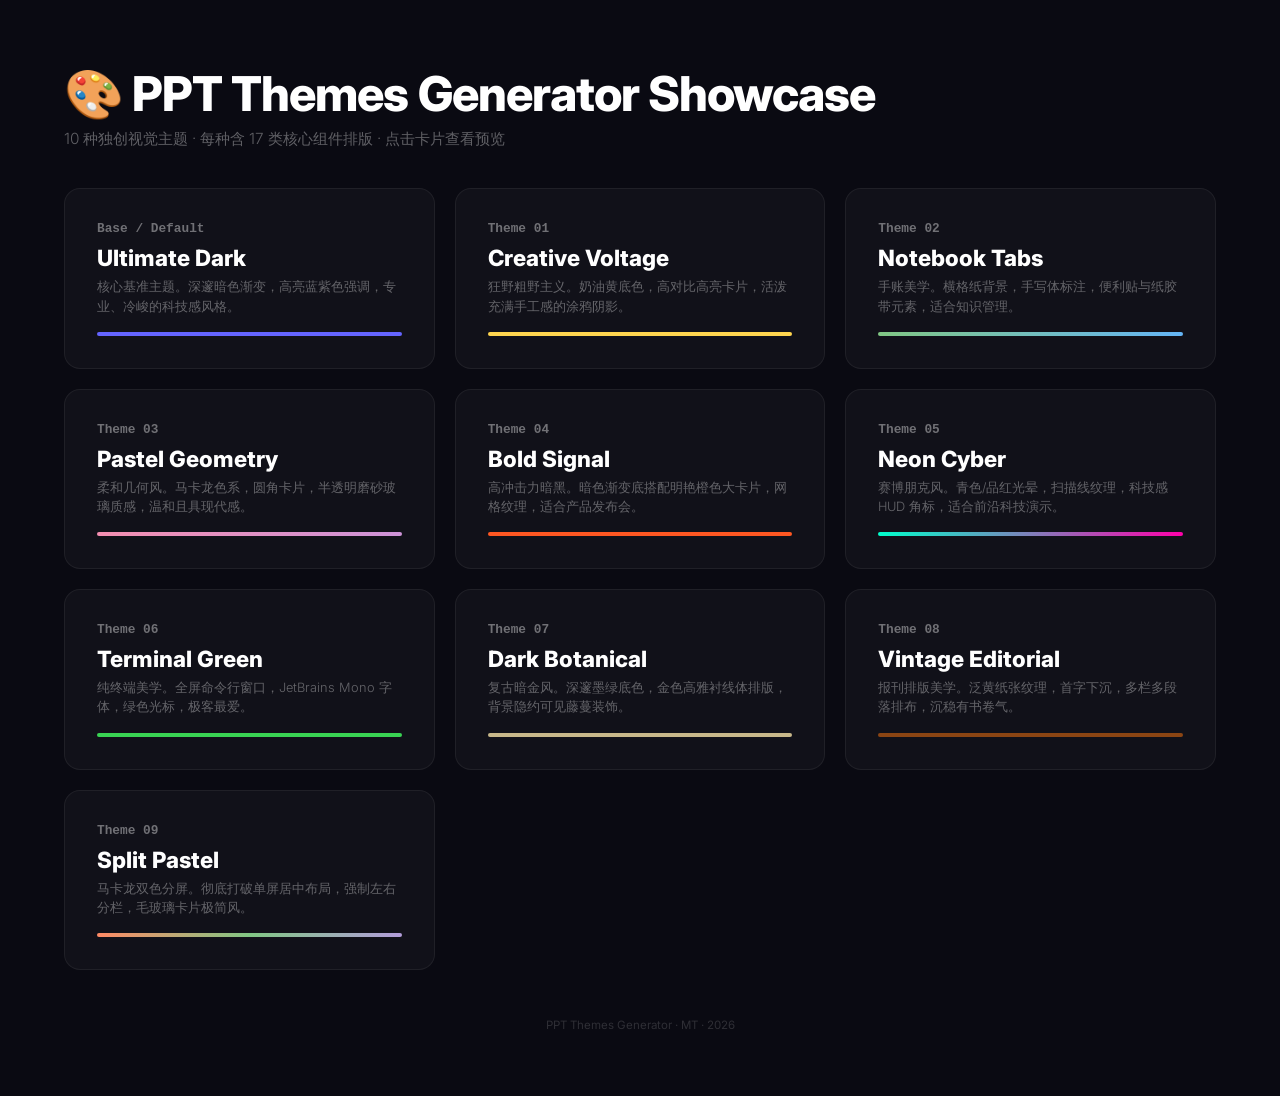
<file: ppt-studio/themes/index.html>
<!DOCTYPE html>
<html lang="zh-CN">
<head>
<meta charset="UTF-8">
<meta name="viewport" content="width=device-width, initial-scale=1.0">
<title>PPT Themes Generator Showcase</title>
<link href="https://fonts.googleapis.com/css2?family=Inter:wght@300;400;600;800&display=swap" rel="stylesheet">
<style>
*{margin:0;padding:0;box-sizing:border-box}
body{background:#0a0a12;color:#fff;font-family:'Inter',sans-serif;min-height:100vh;padding:clamp(2rem,5vw,4rem)}
h1{font-size:clamp(1.8rem,4vw,3rem);font-weight:800;margin-bottom:6px;letter-spacing:-.02em}
.sub{color:rgba(255,255,255,.35);font-size:clamp(.75rem,1.2vw,1rem);margin-bottom:clamp(1.5rem,3vw,3rem);font-weight:300}
.grid{display:grid;grid-template-columns:repeat(auto-fill,minmax(min(100%,300px),1fr));gap:clamp(12px,2vw,20px)}
.card{background:rgba(255,255,255,.03);border:1px solid rgba(255,255,255,.06);border-radius:16px;padding:clamp(1.2rem,2.5vw,2rem);text-decoration:none;color:#fff;transition:all .3s cubic-bezier(.16,1,.3,1);position:relative;overflow:hidden}
.card:hover{border-color:rgba(255,255,255,.15);transform:translateY(-4px);box-shadow:0 20px 40px rgba(0,0,0,.3)}
.card-num{font-size:clamp(.6rem,1vw,.8rem);font-weight:800;font-family:monospace;margin-bottom:8px;opacity:.4}
.card-title{font-size:clamp(1rem,1.8vw,1.4rem);font-weight:800;margin-bottom:6px}
.card-desc{font-size:clamp(.65rem,1vw,.85rem);color:rgba(255,255,255,.35);line-height:1.5;font-weight:300}
.card-preview{width:100%;height:4px;border-radius:2px;margin-top:clamp(.8rem,1.5vw,1rem)}

/* Color accents per card based on theme */
.c-base:hover{border-color:rgba(100,100,255,.3)}.p-base{background:#6464FF}
.c-bold:hover{border-color:rgba(255,87,34,.3)}.p-bold{background:#FF5722}
.c-cv:hover{border-color:rgba(255,213,79,.3)}.p-cv{background:#FFD54F}
.c-nt:hover{border-color:rgba(129,199,132,.3)}.p-nt{background:linear-gradient(90deg,#81C784,#64B5F6)}
.c-pg:hover{border-color:rgba(244,143,177,.3)}.p-pg{background:linear-gradient(90deg,#F48FB1,#CE93D8)}
.c-sp:hover{border-color:rgba(255,138,101,.3)}.p-sp{background:linear-gradient(90deg,#FF8A65,#81C784,#B39DDB)}
.c-ve:hover{border-color:rgba(139,69,19,.3)}.p-ve{background:#8B4513}
.c-nc:hover{border-color:rgba(0,255,204,.3)}.p-nc{background:linear-gradient(90deg,#00ffcc,#ff00aa)}
.c-tg:hover{border-color:rgba(57,211,83,.3)}.p-tg{background:#39d353}
.c-db:hover{border-color:rgba(200,184,138,.3)}.p-db{background:#c8b88a}

.footer{margin-top:clamp(2rem,4vw,3rem);text-align:center;color:rgba(255,255,255,.15);font-size:clamp(.6rem,.9vw,.75rem)}
</style>
</head>
<body>

<h1>🎨 PPT Themes Generator Showcase</h1>
<p class="sub">10 种独创视觉主题 · 每种含 17 类核心组件排版 · 点击卡片查看预览</p>

<div class="grid">
  <a class="card c-base" href="ultimate-dark.html">
    <div class="card-num">Base / Default</div>
    <div class="card-title">Ultimate Dark</div>
    <div class="card-desc">核心基准主题。深邃暗色渐变，高亮蓝紫色强调，专业、冷峻的科技感风格。</div>
    <div class="card-preview p-base"></div>
  </a>

  <a class="card c-cv" href="creative-voltage.html">
    <div class="card-num">Theme 01</div>
    <div class="card-title">Creative Voltage</div>
    <div class="card-desc">狂野粗野主义。奶油黄底色，高对比高亮卡片，活泼充满手工感的涂鸦阴影。</div>
    <div class="card-preview p-cv"></div>
  </a>

  <a class="card c-nt" href="notebook-tabs.html">
    <div class="card-num">Theme 02</div>
    <div class="card-title">Notebook Tabs</div>
    <div class="card-desc">手账美学。横格纸背景，手写体标注，便利贴与纸胶带元素，适合知识管理。</div>
    <div class="card-preview p-nt"></div>
  </a>

  <a class="card c-pg" href="pastel-geometry.html">
    <div class="card-num">Theme 03</div>
    <div class="card-title">Pastel Geometry</div>
    <div class="card-desc">柔和几何风。马卡龙色系，圆角卡片，半透明磨砂玻璃质感，温和且具现代感。</div>
    <div class="card-preview p-pg"></div>
  </a>

  <a class="card c-bold" href="bold-signal.html">
    <div class="card-num">Theme 04</div>
    <div class="card-title">Bold Signal</div>
    <div class="card-desc">高冲击力暗黑。暗色渐变底搭配明艳橙色大卡片，网格纹理，适合产品发布会。</div>
    <div class="card-preview p-bold"></div>
  </a>

  <a class="card c-nc" href="neon-cyber.html">
    <div class="card-num">Theme 05</div>
    <div class="card-title">Neon Cyber</div>
    <div class="card-desc">赛博朋克风。青色/品红光晕，扫描线纹理，科技感 HUD 角标，适合前沿科技演示。</div>
    <div class="card-preview p-nc"></div>
  </a>

  <a class="card c-tg" href="terminal-green.html">
    <div class="card-num">Theme 06</div>
    <div class="card-title">Terminal Green</div>
    <div class="card-desc">纯终端美学。全屏命令行窗口，JetBrains Mono 字体，绿色光标，极客最爱。</div>
    <div class="card-preview p-tg"></div>
  </a>

  <a class="card c-db" href="dark-botanical.html">
    <div class="card-num">Theme 07</div>
    <div class="card-title">Dark Botanical</div>
    <div class="card-desc">复古暗金风。深邃墨绿底色，金色高雅衬线体排版，背景隐约可见藤蔓装饰。</div>
    <div class="card-preview p-db"></div>
  </a>

  <a class="card c-ve" href="vintage-editorial.html">
    <div class="card-num">Theme 08</div>
    <div class="card-title">Vintage Editorial</div>
    <div class="card-desc">报刊排版美学。泛黄纸张纹理，首字下沉，多栏多段落排布，沉稳有书卷气。</div>
    <div class="card-preview p-ve"></div>
  </a>

  <a class="card c-sp" href="split-pastel.html">
    <div class="card-num">Theme 09</div>
    <div class="card-title">Split Pastel</div>
    <div class="card-desc">马卡龙双色分屏。彻底打破单屏居中布局，强制左右分栏，毛玻璃卡片极简风。</div>
    <div class="card-preview p-sp"></div>
  </a>
</div>

<div class="footer">PPT Themes Generator · MT · 2026</div>

</body>
</html>
</file>
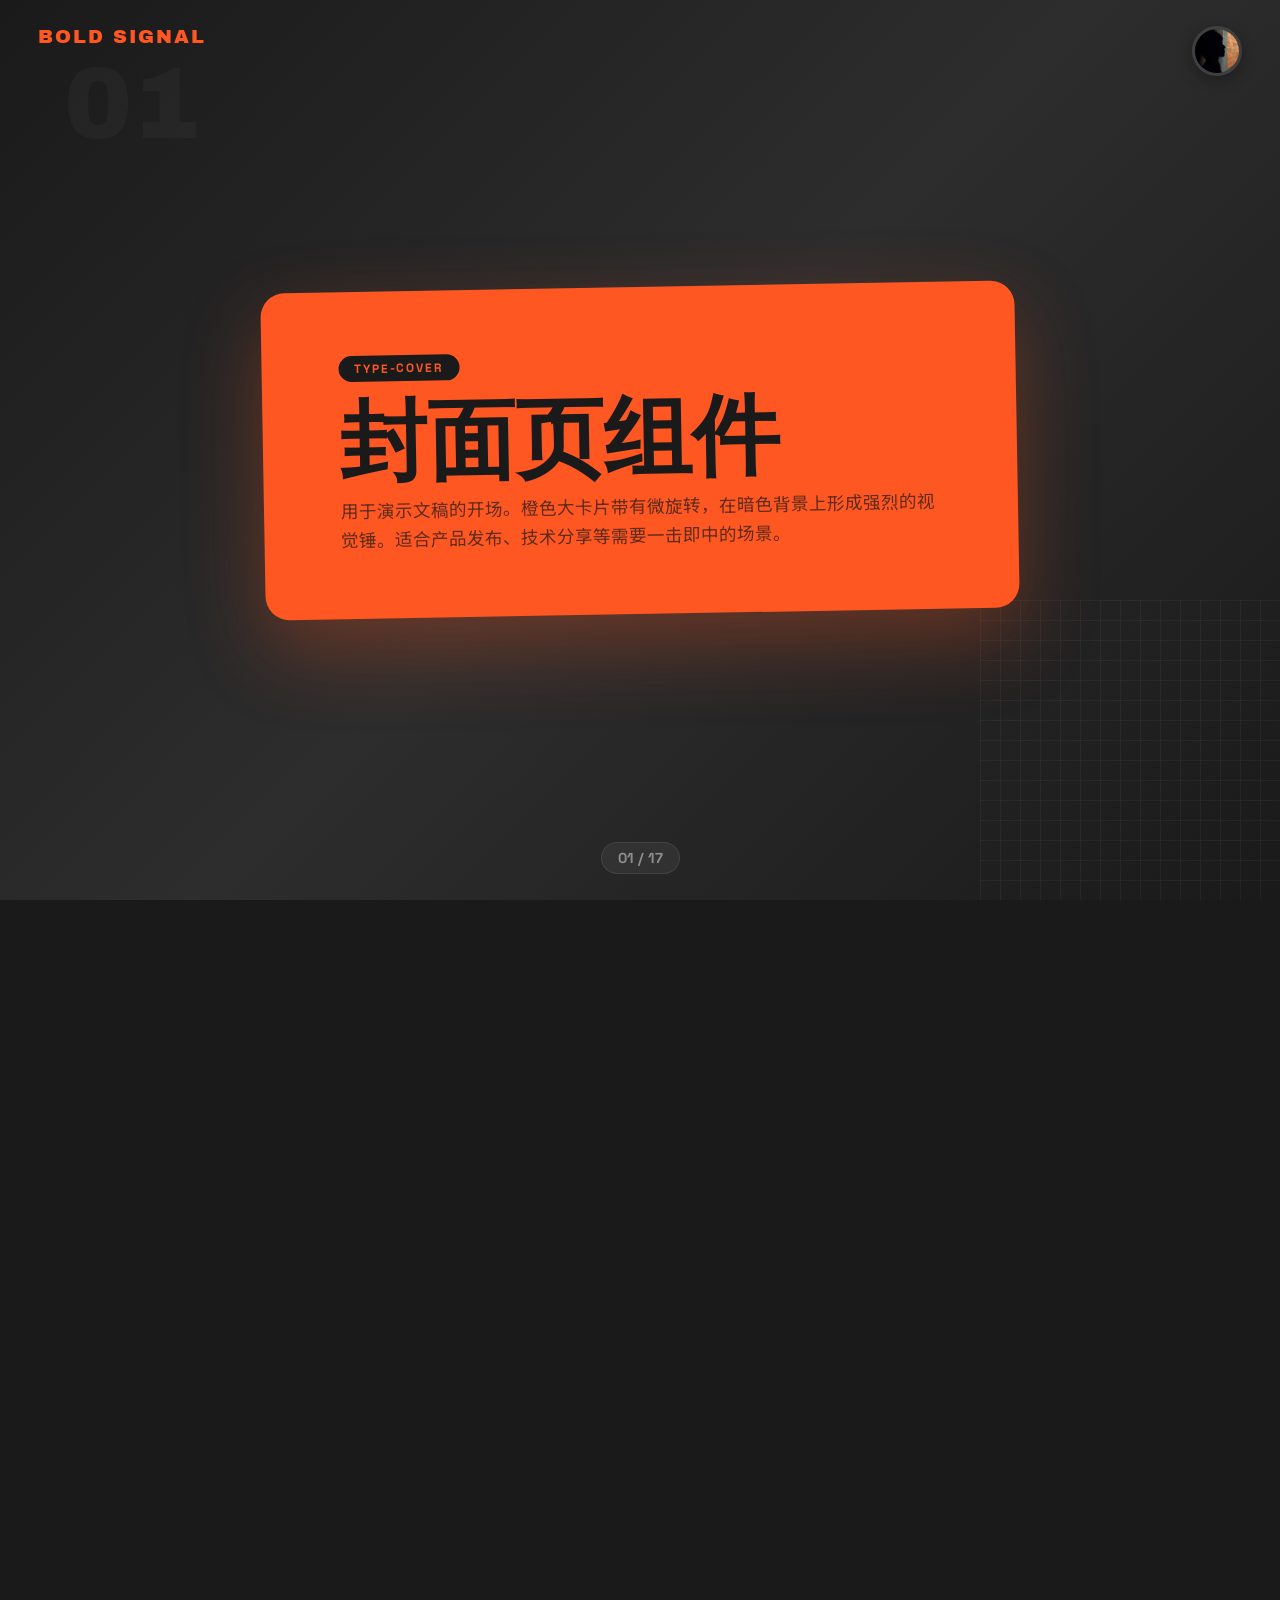
<file: ppt-studio/themes/bold-signal.html>
<!DOCTYPE html>
<html lang="zh-CN">
<head>
<meta charset="UTF-8">
<meta name="viewport" content="width=device-width, initial-scale=1.0">
<title>Bold Signal PPT Components</title>
<link href="https://fonts.googleapis.com/css2?family=Archivo+Black&family=Space+Grotesk:wght@400;500;700&family=Noto+Sans+SC:wght@400;500;700;900&display=swap" rel="stylesheet">
<style>
*{margin:0;padding:0;box-sizing:border-box}
html,body{height:100%;overflow:hidden!important;background:#1a1a1a;color:#fff;font-family:'Space Grotesk','Noto Sans SC',sans-serif;-webkit-font-smoothing:antialiased}
.slide{width:100vw;height:100vh;display:flex;flex-direction:column;align-items:center;justify-content:center;position:relative;overflow:hidden;z-index:1;background:linear-gradient(135deg,#1a1a1a,#2d2d2d,#1a1a1a)}
:root{--accent:#FF5722;--accent-light:rgba(255,87,34,.15);--accent-glow:rgba(255,87,34,.3);--dark:#1a1a1a;--card-bg:rgba(255,255,255,.06);--border:rgba(255,255,255,.08);--muted:rgba(255,255,255,.45);--fd:'Archivo Black',sans-serif}
h1{font-family:var(--fd);font-size:clamp(3rem,7vw,5.5rem);line-height:1.05;margin-bottom:.5rem}
h2{font-family:var(--fd);font-size:clamp(1.8rem,4vw,3rem);margin-bottom:1rem}
p{font-size:clamp(.9rem,1.4vw,1.1rem);color:var(--muted);line-height:1.6;max-width:600px}
.content{max-width:min(90vw,1000px);width:100%;z-index:10;position:relative}
.grid-bg{position:absolute;bottom:0;right:0;width:300px;height:300px;background-image:linear-gradient(rgba(255,255,255,.04) 1px,transparent 1px),linear-gradient(90deg,rgba(255,255,255,.04) 1px,transparent 1px);background-size:20px 20px;pointer-events:none}
.progress-bar{position:fixed;top:0;left:0;height:4px;background:var(--accent);z-index:1000;width:0%;transition:width .3s}
.global-header{position:fixed;top:0;left:0;right:0;padding:clamp(1rem,2vw,2rem) clamp(1.5rem,3vw,3rem);display:flex;justify-content:space-between;align-items:flex-start;z-index:100;pointer-events:none}
.gh-title{font-family:var(--fd);font-size:clamp(.9rem,1.5vw,1.2rem);color:var(--accent);letter-spacing:.1em}
.gh-right{display:flex;flex-direction:column;align-items:flex-end;gap:8px}
.gh-avatar-wrapper{width:clamp(40px,4vw,50px);height:clamp(40px,4vw,50px);border-radius:50%;overflow:hidden;border:3px solid rgba(255,255,255,.1);box-shadow:0 4px 15px rgba(0,0,0,.3)}
.gh-avatar{width:100%;height:100%;object-fit:cover}
.gh-author{font-size:clamp(.7rem,1vw,.8rem);font-weight:700;color:var(--muted);letter-spacing:1px}
.global-footer{position:fixed;bottom:0;left:0;right:0;padding:clamp(1rem,2vw,2rem) clamp(1.5rem,3vw,3rem);display:flex;justify-content:center;align-items:flex-end;z-index:100;pointer-events:none}
.page-number-pill{background:rgba(255,255,255,.06);border:1px solid var(--border);padding:6px 16px;border-radius:100px;font-size:clamp(.8rem,1.2vw,.9rem);font-weight:700;color:var(--muted)}
/* Hero Card */
.hero-card{background:var(--accent);border-radius:24px;padding:clamp(2rem,5vw,4rem) clamp(2.5rem,6vw,5rem);transform:rotate(-1deg);box-shadow:0 30px 80px var(--accent-glow)}
.hero-card h1{color:var(--dark)}
.hero-card p{color:rgba(26,26,26,.7)}
.badge{display:inline-block;background:var(--dark);color:var(--accent);font-size:.75rem;font-weight:700;padding:5px 16px;border-radius:100px;text-transform:uppercase;letter-spacing:.15em;margin-bottom:1rem}
/* Cards */
.bs-card{background:var(--card-bg);border:1px solid var(--border);border-radius:16px;padding:clamp(1.2rem,2vw,2rem);transition:transform .3s}
.bs-card:hover{transform:translateY(-4px)}
.bs-card h3{font-family:var(--fd);font-size:clamp(.9rem,1.3vw,1.1rem);margin-bottom:.4rem}
.bs-card p{font-size:clamp(.75rem,1.1vw,.9rem);color:rgba(255,255,255,.5)}
/* Accent text */
.accent{color:var(--accent)}
/* Section number */
.sec-num{position:absolute;top:clamp(1.5rem,4vw,3rem);left:clamp(2rem,5vw,4rem);font-family:var(--fd);font-size:clamp(4rem,8vw,8rem);color:rgba(255,255,255,.03);z-index:0}
/* Title card */
.type-title .title-block{background:var(--accent);display:inline-block;padding:.3rem 1.5rem;border-radius:8px;margin-bottom:1rem}
.type-title .title-block h2{color:var(--dark);margin:0}
/* Message */
.type-message .msg-bar{border-left:6px solid var(--accent);padding-left:2rem}
.type-message h2{font-size:clamp(2rem,5vw,3.5rem);color:#fff}
/* Question */
.type-question .q-block{display:flex;align-items:center;gap:3rem}
.q-circle{width:150px;height:150px;border:6px solid var(--accent);border-radius:50%;display:flex;align-items:center;justify-content:center;font-family:var(--fd);font-size:5rem;color:var(--accent)}
/* Split */
.type-split .content{display:flex;gap:40px;align-items:center}
.split-l{flex:1}
.split-r{flex:1;display:flex;flex-direction:column;gap:16px}
.split-r .bs-card{border-left:4px solid var(--accent)}
/* Stats */
.stat-row{display:flex;justify-content:center;gap:60px;margin-top:3rem}
.stat-box{text-align:center}
.stat-num{font-family:var(--fd);font-size:clamp(3rem,6vw,5rem);color:var(--accent);line-height:1}
.stat-label{color:var(--muted);margin-top:.5rem}
/* Card Grid */
.grid-2x2{display:grid;grid-template-columns:1fr 1fr;gap:24px;margin-top:2rem}
/* Terminal */
.term-window{background:rgba(0,0,0,.5);border:1px solid var(--border);border-radius:16px;overflow:hidden;margin-top:2rem}
.term-header{background:rgba(255,255,255,.04);padding:12px 20px;display:flex;gap:8px;align-items:center}
.term-dot{width:12px;height:12px;border-radius:50%}
.term-dot:nth-child(1){background:#ff5f56}
.term-dot:nth-child(2){background:#ffbd2e}
.term-dot:nth-child(3){background:#27c93f}
.term-body{padding:2rem;font-family:monospace;font-size:1rem;color:var(--accent)}
/* Comparison */
.comp-row{display:flex;gap:0;margin-top:3rem;justify-content:center}
.comp-card{flex:1;max-width:380px;padding:3rem 2rem;text-align:center}
.comp-card.left{background:var(--card-bg);border:1px solid var(--border);border-radius:20px 0 0 20px;border-right:none}
.comp-card.right{background:var(--accent);border-radius:0 20px 20px 0;color:var(--dark)}
.comp-card h3{font-family:var(--fd);font-size:1.5rem;margin-bottom:1.5rem}
.comp-card.right h3{color:var(--dark)}
.comp-card.right p{color:rgba(26,26,26,.7)}
.comp-vs{width:50px;height:50px;background:var(--dark);border:3px solid var(--accent);color:var(--accent);border-radius:50%;display:flex;align-items:center;justify-content:center;font-weight:900;z-index:10;margin:auto -25px;font-family:var(--fd)}
/* Flow */
.flow-row{display:flex;align-items:center;justify-content:center;margin-top:3rem}
.flow-step{background:var(--card-bg);border:1px solid var(--border);padding:1.5rem 2rem;border-radius:16px;text-align:center;min-width:180px}
.flow-step h3{font-family:var(--fd);color:var(--accent)}
.flow-arrow{font-size:2rem;color:var(--accent);margin:0 1rem}
/* Timeline */
.tl-wrap{position:relative;margin-top:3rem;padding-left:60px}
.tl-wrap::before{content:'';position:absolute;left:24px;top:0;bottom:0;width:3px;background:rgba(255,255,255,.08);border-radius:3px}
.tl-item{position:relative;margin-bottom:2.5rem}
.tl-dot{position:absolute;left:-46px;top:20px;width:16px;height:16px;background:var(--accent);border-radius:50%;box-shadow:0 0 15px var(--accent-glow)}
/* Quote */
.huge-q{font-family:var(--fd);font-size:12rem;color:rgba(255,87,34,.1);position:absolute;top:-20px;left:-20px;line-height:1}
/* Image-text */
.type-image-text .content{display:flex;gap:60px;align-items:center}
.img-placeholder{flex:1;height:350px;background:var(--card-bg);border:1px solid var(--border);border-radius:20px;display:flex;align-items:center;justify-content:center;color:var(--muted);font-family:var(--fd)}
/* List */
.list-col{display:flex;flex-direction:column;gap:16px;margin-top:2rem}
.list-item{display:flex;align-items:center;gap:20px}
.list-num{width:50px;height:50px;background:var(--accent);color:var(--dark);border-radius:12px;display:flex;align-items:center;justify-content:center;font-family:var(--fd);font-size:1.5rem;flex-shrink:0}
/* Team */
.team-row{display:flex;justify-content:center;gap:40px;margin-top:3rem}
.t-card{background:var(--card-bg);border:1px solid var(--border);border-radius:20px;padding:2rem;text-align:center;width:240px}
.t-avatar-circle{width:80px;height:80px;background:var(--accent);color:var(--dark);border-radius:50%;display:flex;align-items:center;justify-content:center;font-family:var(--fd);font-size:2rem;margin:0 auto 1rem}
/* Gallery */
.gal-grid{display:grid;grid-template-columns:repeat(3,1fr);gap:16px;margin-top:2rem}
.gal-item{height:180px;background:var(--card-bg);border:1px solid var(--border);border-radius:16px;transition:transform .3s,border-color .3s}
.gal-item:hover{transform:scale(1.04);border-color:var(--accent)}
/* End */
.end-block{text-align:center}
.end-block .end-diamond{font-size:4rem;color:var(--accent);margin-bottom:1rem}
</style>
</head>
<body>
<div class="progress-bar" id="progressBar"></div>
<div class="global-header">
<div class="gh-left"><span class="gh-title">BOLD SIGNAL</span></div>
<div class="gh-right">
<div class="gh-avatar-wrapper">
                <img src="[data-uri]" alt="Avatar" class="gh-avatar">
            </div>
</div>
</div>
<div class="global-footer">
<div class="page-number-pill"><span id="currentPage">01</span> / <span id="totalPages">17</span></div>
</div>
<div id="slides-wrapper" style="transition:transform .6s cubic-bezier(.83,0,.17,1);height:100vh;width:100vw;">

<!-- 1. Cover -->
<section class="slide type-cover">
<div class="sec-num">01</div><div class="grid-bg"></div>
<div class="content" style="display:flex;justify-content:center;">
<div class="hero-card">
<span class="badge">Type-Cover</span>
<h1>封面页组件</h1>
<p>用于演示文稿的开场。橙色大卡片带有微旋转，在暗色背景上形成强烈的视觉锤。适合产品发布、技术分享等需要一击即中的场景。</p>
</div>
</div>
</section>

<!-- 2. Title -->
<section class="slide type-title">
<div class="sec-num">02</div><div class="grid-bg"></div>
<div class="content">
<div class="title-block"><h2>Type-Title 章节标题</h2></div>
<p>承上启下的章节标题页。橙色色块标题在暗色背景上极其醒目，用于引入新的话题模块。</p>
</div>
</section>

<!-- 3. Message -->
<section class="slide type-message">
<div class="sec-num">03</div><div class="grid-bg"></div>
<div class="content">
<div class="msg-bar">
<h2>Type-Message<br><span class="accent">核心信息</span></h2>
<p>左侧的橙色竖线引导视线，适合突出一句核心金句、重要结论或关键观点。</p>
</div>
</div>
</section>

<!-- 4. Question -->
<section class="slide type-question">
<div class="sec-num">04</div><div class="grid-bg"></div>
<div class="content">
<div class="q-block">
<div class="q-circle">?</div>
<div>
<span class="badge">提问引导</span>
<h2>Type-Question</h2>
<p>用橙色圆圈框住问号，抛出引人深思的问题，引发观众互动。</p>
</div>
</div>
</div>
</section>

<!-- 5. Split -->
<section class="slide type-split">
<div class="sec-num">05</div><div class="grid-bg"></div>
<div class="content">
<div class="split-l">
<span class="badge">Type-Split</span>
<h2>左右分栏</h2>
<p>左侧文字说明，右侧堆叠带有橙色左边框的卡片。适合主论点 + 论据的并列讲解。</p>
</div>
<div class="split-r">
<div class="bs-card"><h3>要点 A</h3><p>橙色边框突出重要程度</p></div>
<div class="bs-card"><h3>要点 B</h3><p>暗色卡片保持一致调性</p></div>
</div>
</div>
</section>

<!-- 6. Stats -->
<section class="slide type-stats">
<div class="sec-num">06</div><div class="grid-bg"></div>
<div class="content" style="text-align:center;">
<span class="badge">Type-Stats</span>
<h2>核心数据</h2>
<p style="margin:0 auto;">大字号橙色数字直接给出结论，比长篇大论更有说服力。</p>
<div class="stat-row">
<div class="stat-box"><div class="stat-num">10K+</div><p class="stat-label">用户数</p></div>
<div class="stat-box"><div class="stat-num">99%</div><p class="stat-label">满意度</p></div>
<div class="stat-box"><div class="stat-num">3X</div><p class="stat-label">效率提升</p></div>
</div>
</div>
</section>

<!-- 7. Card Grid -->
<section class="slide type-card-grid">
<div class="sec-num">07</div><div class="grid-bg"></div>
<div class="content">
<h2>Type-Card-Grid <span class="accent">特性网格</span></h2>
<p>展示 4 个并列特征、优势或服务内容。暗色毛玻璃卡片悬浮在网格纹理上方。</p>
<div class="grid-2x2">
<div class="bs-card"><h3 class="accent">特性 A</h3><p>具体描述第一项特征。</p></div>
<div class="bs-card"><h3 class="accent">特性 B</h3><p>具体描述第二项特征。</p></div>
<div class="bs-card"><h3 class="accent">特性 C</h3><p>具体描述第三项特征。</p></div>
<div class="bs-card"><h3 class="accent">特性 D</h3><p>具体描述第四项特征。</p></div>
</div>
</div>
</section>

<!-- 8. Terminal -->
<section class="slide type-terminal">
<div class="sec-num">08</div><div class="grid-bg"></div>
<div class="content">
<h2>Type-Terminal <span class="accent">代码终端</span></h2>
<p>展示命令行输入、代码片段或技术架构。暗色终端窗口自然融入主题。</p>
<div class="term-window">
<div class="term-header"><div class="term-dot"></div><div class="term-dot"></div><div class="term-dot"></div></div>
<div class="term-body">
<div>$ npx bold-signal init</div>
<div style="margin-top:10px;color:var(--muted);">> Initializing presentation...</div>
<div style="margin-top:10px;color:#27c93f;">> Ready. Bold Signal activated.</div>
</div>
</div>
</div>
</section>

<!-- 9. Comparison -->
<section class="slide type-comparison">
<div class="sec-num">09</div><div class="grid-bg"></div>
<div class="content" style="text-align:center;">
<h2>Type-Comparison <span class="accent">对比</span></h2>
<p style="margin:0 auto;">左暗右亮的极端反差，适合展示"旧 vs 新"、"问题 vs 方案"。</p>
<div class="comp-row">
<div class="comp-card left"><h3>传统方案</h3><p>效率低下<br><br>成本高昂<br><br>维护困难</p></div>
<div class="comp-vs">VS</div>
<div class="comp-card right"><h3>创新方案</h3><p>极速响应<br><br>降本增效<br><br>自动化</p></div>
</div>
</div>
</section>

<!-- 10. Flow -->
<section class="slide type-flow">
<div class="sec-num">10</div><div class="grid-bg"></div>
<div class="content" style="text-align:center;">
<h2>Type-Flow <span class="accent">步骤流程</span></h2>
<p style="margin:0 auto;">用橙色箭头连接步骤，说明线性发展过程或操作指南。</p>
<div class="flow-row">
<div class="flow-step"><h3>1. 发现</h3></div>
<div class="flow-arrow">→</div>
<div class="flow-step"><h3>2. 方案</h3></div>
<div class="flow-arrow">→</div>
<div class="flow-step"><h3>3. 执行</h3></div>
</div>
</div>
</section>

<!-- 11. Timeline -->
<section class="slide type-timeline">
<div class="sec-num">11</div><div class="grid-bg"></div>
<div class="content">
<h2>Type-Timeline <span class="accent">时间轴</span></h2>
<p>展示项目进度、历史沿革或未来规划。橙色光点标记关键节点。</p>
<div class="tl-wrap">
<div class="tl-item"><div class="tl-dot"></div><div class="bs-card"><h3 class="accent">Q1 建设期</h3><p>完成基础设施建设与团队组建。</p></div></div>
<div class="tl-item"><div class="tl-dot"></div><div class="bs-card"><h3 class="accent">Q2 爆发期</h3><p>产品核心功能上线，开启内测。</p></div></div>
</div>
</div>
</section>

<!-- 12. Quote -->
<section class="slide type-quote">
<div class="sec-num">12</div><div class="grid-bg"></div>
<div class="content" style="position:relative;">
<div class="huge-q">"</div>
<div style="position:relative;z-index:10;">
<h2 style="font-size:clamp(1.5rem,3vw,2.5rem);line-height:1.4;">Type-Quote 名人名言。<br>引用业内权威语录或客户评价，<span class="accent">增加版面重量感。</span></h2>
<span class="badge" style="margin-top:1rem;">设计指南</span>
</div>
</div>
</section>

<!-- 13. Image Text -->
<section class="slide type-image-text">
<div class="sec-num">13</div><div class="grid-bg"></div>
<div class="content">
<div class="img-placeholder">IMAGE</div>
<div style="flex:1;">
<span class="badge">Type-Image-Text</span>
<h2>沉浸图文</h2>
<p>侧重视觉体验的图文混排。左侧放置高质量产品图或截图，右侧进行详细解说。</p>
</div>
</div>
</section>

<!-- 14. List -->
<section class="slide type-list">
<div class="sec-num">14</div><div class="grid-bg"></div>
<div class="content">
<h2>Type-List <span class="accent">强调列表</span></h2>
<p>橙色方块编号替代无聊的默认圆点，逐条强调核心准则。</p>
<div class="list-col">
<div class="list-item"><div class="list-num">1</div><div class="bs-card" style="flex:1;"><h3>第一条准则</h3><p>描述核心要求。</p></div></div>
<div class="list-item"><div class="list-num">2</div><div class="bs-card" style="flex:1;"><h3>第二条准则</h3><p>描述执行规范。</p></div></div>
</div>
</div>
</section>

<!-- 15. Team -->
<section class="slide type-team">
<div class="sec-num">15</div><div class="grid-bg"></div>
<div class="content" style="text-align:center;">
<h2>Type-Team <span class="accent">团队介绍</span></h2>
<p style="margin:0 auto;">展示核心成员、演讲嘉宾或讲师信息，通过头像建立信任感。</p>
<div class="team-row">
<div class="t-card"><div class="t-avatar-circle">A</div><h3>讲师 A</h3><p>资深架构师</p></div>
<div class="t-card"><div class="t-avatar-circle">B</div><h3>讲师 B</h3><p>视觉设计师</p></div>
</div>
</div>
</section>

<!-- 16. Gallery -->
<section class="slide type-gallery">
<div class="sec-num">16</div><div class="grid-bg"></div>
<div class="content" style="text-align:center;">
<h2>Type-Gallery <span class="accent">图片画廊</span></h2>
<p style="margin:0 auto;">并列展示多张图片，如产品矩阵、设计灵感或成功案例集锦。</p>
<div class="gal-grid">
<div class="gal-item"></div><div class="gal-item"></div><div class="gal-item"></div>
</div>
</div>
</section>

<!-- 17. End -->
<section class="slide type-end">
<div class="sec-num">17</div><div class="grid-bg"></div>
<div class="content" style="display:flex;justify-content:center;">
<div class="end-block">
<div class="end-diamond">◆</div>
<h1><span class="accent">Type-End</span></h1>
<p style="margin:0 auto;text-align:center;">演示的完美收尾。通常包含感谢语或 Call to Action。</p>
</div>
</div>
</section>

</div>
<script>
        // Presentation Logic
        const slides = document.querySelectorAll('.slide');
        const progressBar = document.getElementById('progressBar');
                let currentSlideIndex = 0;

        // Setup page numbers
        const currentPageEl = document.getElementById('currentPage');
        const totalPagesEl = document.getElementById('totalPages');
        totalPagesEl.textContent = String(slides.length).padStart(2, '0');

        
        
        let isScrolling = false;
        const slidesWrapper = document.getElementById('slides-wrapper');

        function updateProgress(index) {
            const progress = (index / (slides.length - 1)) * 100;
            progressBar.style.width = progress + '%';
            currentPageEl.textContent = String(index + 1).padStart(2, '0');
            currentSlideIndex = index;
        }

        function scrollToSlide(index) {
            if (index >= 0 && index < slides.length) {
                isScrolling = true;
                
                // Use transform for precise, smooth full-page flip
                slidesWrapper.style.transform = `translateY(-${index * 100}vh)`;
                
                updateProgress(index);
                
                // Release scroll lock after transition duration (600ms + 100ms buffer)
                setTimeout(() => {
                    isScrolling = false;
                }, 700);
            }
        }

        // Mouse wheel precise scroll
        window.addEventListener('wheel', (e) => {
            if (isScrolling) return;
            
            // Allow small movements to not trigger
            if (Math.abs(e.deltaY) > 20) {
                if (e.deltaY > 0) {
                    scrollToSlide(currentSlideIndex + 1);
                } else {
                    scrollToSlide(currentSlideIndex - 1);
                }
            }
        }, { passive: true });

        // Touch swipe precise scroll
        let touchStartY = 0;
        let touchEndY = 0;
        
        window.addEventListener('touchstart', (e) => {
            touchStartY = e.changedTouches[0].screenY;
        }, { passive: true });
        
        window.addEventListener('touchend', (e) => {
            touchEndY = e.changedTouches[0].screenY;
            handleSwipe();
        }, { passive: true });
        
        function handleSwipe() {
            if (isScrolling) return;
            const threshold = 50;
            if (touchStartY - touchEndY > threshold) {
                scrollToSlide(currentSlideIndex + 1);
            } else if (touchEndY - touchStartY > threshold) {
                scrollToSlide(currentSlideIndex - 1);
            }
        }

        // Keyboard navigation
        document.addEventListener('keydown', (e) => {
            if (e.key === 'ArrowDown' || e.key === 'ArrowRight' || e.key === 'PageDown' || e.key === ' ') {
                e.preventDefault();
                scrollToSlide(currentSlideIndex + 1);
            } else if (e.key === 'ArrowUp' || e.key === 'ArrowLeft' || e.key === 'PageUp') {
                e.preventDefault();
                scrollToSlide(currentSlideIndex - 1);
            } else if (e.key === 'Home') {
                e.preventDefault();
                scrollToSlide(0);
            } else if (e.key === 'End') {
                e.preventDefault();
                scrollToSlide(slides.length - 1);
            }
        });
    </script>
</body>
</html>
</file>
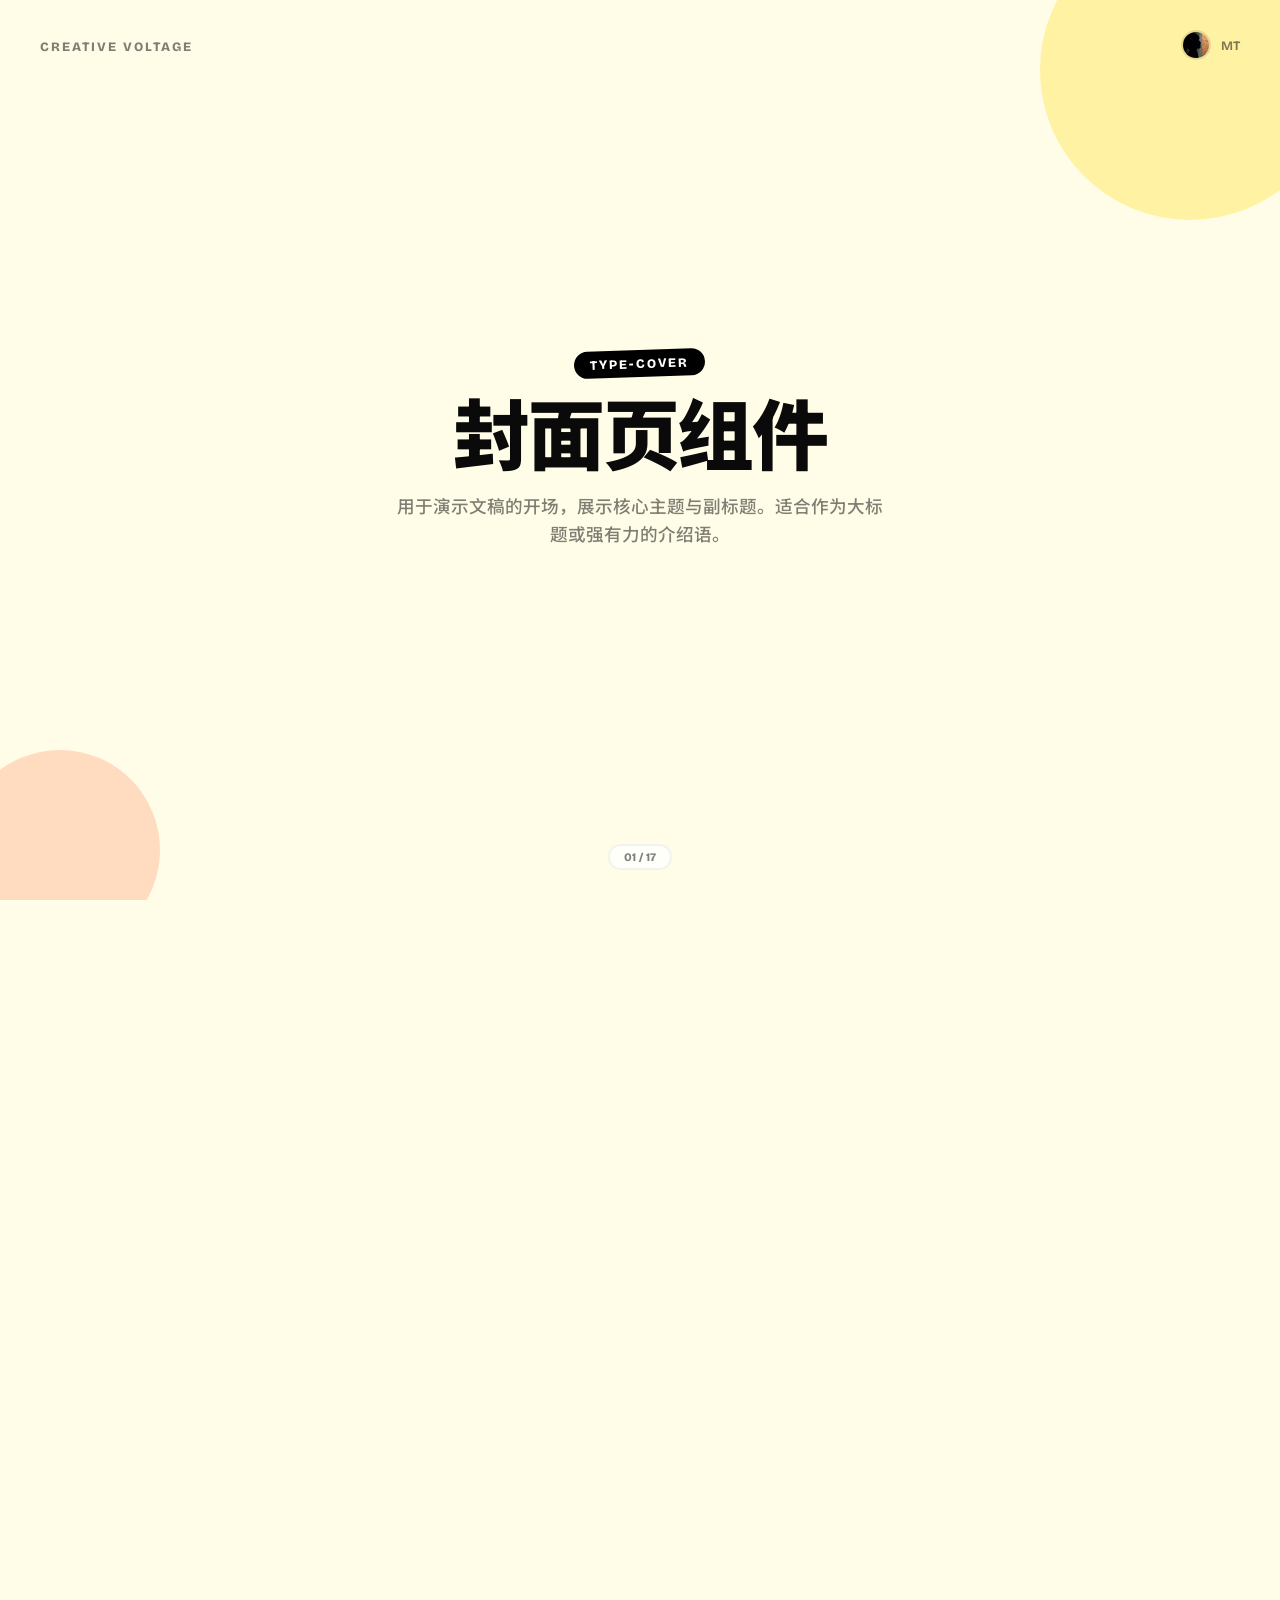
<file: ppt-studio/themes/creative-voltage.html>
<!DOCTYPE html>
<html lang="zh-CN">
<head>
    <meta charset="UTF-8">
    <meta name="viewport" content="width=device-width, initial-scale=1.0">
    <title>Creative Voltage PPT Components</title>
    <link href="https://fonts.googleapis.com/css2?family=Bricolage+Grotesque:wght@400;700;800;900&family=Noto+Sans+SC:wght@400;700;900&display=swap" rel="stylesheet">
    <style>
        * { margin: 0; padding: 0; box-sizing: border-box; }
        html, body {
            height: 100%;
            overflow-x: hidden;
            background: #FFFDE7;
            color: #0a0a0a;
            overflow: hidden !important; 
            font-family: 'Bricolage Grotesque', 'Noto Sans SC', sans-serif;
            -webkit-font-smoothing: antialiased;
        }
        
        .slide {
            width: 100vw;
            height: 100vh;
            display: flex;
            flex-direction: column;
            align-items: center;
            justify-content: center;
            position: relative;
            overflow: hidden;
        }

        :root {
            --bg-primary: #FFFDE7;
            --bg-surface: #FFFFFF;
            --bg-card: #FFFFFF;
            --text-primary: #0a0a0a;
            --text-muted: rgba(0, 0, 0, 0.5);
            
            --accent-1: #FFD600; /* Yellow */
            --accent-2: #FF5722; /* Orange */
            --accent-3: #4CAF50; /* Green */
        }

        /* Typography */
        h1 { font-size: clamp(2.5rem, 6vw, 5rem); font-weight: 900; line-height: 1; margin-bottom: clamp(0.5rem, 1.5vw, 1rem); letter-spacing: -0.03em; }
        h1 .hl { color: var(--accent-2); }
        h2 { font-size: clamp(1.5rem, 3.5vw, 2.5rem); font-weight: 900; margin-bottom: clamp(0.5rem, 1.5vw, 1rem); }
        p { font-size: clamp(0.8rem, 1.4vw, 1.1rem); color: var(--text-muted); line-height: 1.6; max-width: 500px; font-weight: 500; }
        
        /* Layout */
        .content { max-width: min(90vw, 900px); width: 100%; padding: clamp(1.5rem, 4vw, 4rem); z-index: 1; position: relative; }

        /* Neobrutalist Universal Utilities */
        .n-card {
            background: #fff;
            border: 4px solid #000;
            border-radius: 12px;
            padding: clamp(1.5rem, 3vw, 2rem);
            box-shadow: 6px 6px 0 var(--accent-1);
        }

        /* Fixed Global Decorative blobs */
        .blob { position: absolute; border-radius: 50%; pointer-events: none; z-index: 0; }
        .blob.y { width: 300px; height: 300px; background: var(--accent-1); top: -80px; right: -60px; opacity: 0.3; }
        .blob.p { width: 200px; height: 200px; background: var(--accent-2); bottom: -50px; left: -40px; opacity: 0.2; }

        /* Global Header / Footer */
        .global-header { position: fixed; top: 30px; left: 40px; right: 40px; display: flex; justify-content: space-between; align-items: center; z-index: 100; pointer-events: none; }
        .gh-title { font-size: clamp(0.7rem, 1vw, 0.9rem); font-weight: 800; letter-spacing: 2px; text-transform: uppercase; color: var(--text-muted); }
        .gh-right { display: flex; align-items: center; gap: 10px; }
        .gh-avatar-wrapper { width: 30px; height: 30px; border-radius: 50%; overflow: hidden; border: 2px solid rgba(0,0,0,0.1); }
        .gh-avatar { width: 100%; height: 100%; object-fit: cover; }
        .gh-author { font-size: clamp(0.7rem, 1vw, 0.9rem); font-weight: 700; color: var(--text-muted); }
        
        .global-footer { position: fixed; bottom: 30px; left: 0; right: 0; display: flex; justify-content: center; z-index: 100; pointer-events: none; }
        .page-number-pill {
            background: rgba(255,255,255,0.8); backdrop-filter: blur(4px);
            border: 2px solid rgba(0,0,0,0.05); padding: 4px 14px; border-radius: 40px;
            font-weight: 800; font-size: clamp(0.6rem, 0.9vw, 0.8rem); color: var(--text-muted);
        }
        .progress-bar { position: fixed; top: 0; left: 0; height: 4px; background: var(--accent-2); z-index: 1000; width: 0%; transition: width 0.3s; }

        /* --- DIVERSE LAYOUTS --- */
        
        /* 1. Cover */
        .type-cover .badge { 
            display: inline-block; background: #000; color: #fff; 
            font-size: clamp(0.6rem, 1vw, 0.8rem); font-weight: 900; padding: 6px 16px; 
            border-radius: 100px; text-transform: uppercase; letter-spacing: 0.15em; 
            margin-bottom: clamp(1rem, 2vw, 1.5rem); transform: rotate(-2deg);
        }

        /* 3. Message */
        .type-message .msg-box {
            background: #fff; border: 5px solid #000; border-radius: 20px;
            padding: clamp(2rem, 5vw, 4rem); box-shadow: 12px 12px 0 var(--accent-2);
            transform: rotate(-1deg); text-align: center; max-width: 650px; margin: 0 auto;
        }
        .type-message h2 { margin-bottom: 0; }

        /* 4. Question */
        .type-question .content { display: flex; align-items: center; justify-content: center; gap: 40px; }
        .q-mark { font-size: clamp(8rem, 15vw, 12rem); color: var(--accent-2); font-weight: 900; line-height: 0.8; margin-bottom: 1rem; transform: rotate(-10deg); text-shadow: 6px 6px 0 rgba(0,0,0,0.1); }

        /* 5. Split */
        .type-split .content { display: flex; gap: 40px; align-items: center; }
        .split-left { flex: 1; }
        .split-right { flex: 1; position: relative; }
        .split-right .n-card { box-shadow: 10px 10px 0 var(--accent-3); }

        /* 6. Stats - Overlapping Rotated Cards */
        .type-stats .stat-cluster { display: flex; justify-content: center; align-items: center; gap: 20px; margin-top: 2rem; position: relative; }
        .stat-cluster .n-card { width: 220px; text-align: center; position: relative; }
        .stat-cluster .n-card:nth-child(1) { transform: rotate(-2deg); z-index: 1; box-shadow: 8px 8px 0 var(--accent-2); }
        .stat-cluster .n-card:nth-child(2) { transform: translateY(10px); z-index: 3; box-shadow: 8px 8px 0 var(--accent-1); }
        .stat-cluster .n-card:nth-child(3) { transform: rotate(1deg); z-index: 2; box-shadow: 8px 8px 0 var(--accent-3); }
        .stat-num { font-size: clamp(3rem, 5vw, 4rem); font-weight: 900; line-height: 1; margin-bottom: 0.5rem; color: #000; }

        /* 7. Card Grid - Clean 2x2 */
        .type-card-grid .offset-grid { display: grid; grid-template-columns: repeat(2, 1fr); gap: 40px; margin-top: 3rem; width: 100%; max-width: 800px; margin-left: auto; margin-right: auto; }
        .offset-grid .n-card { width: 100%; transform: none !important; padding: 2rem; }
        .offset-grid .n-card:nth-child(1) { box-shadow: 8px 8px 0 var(--accent-1); }
        .offset-grid .n-card:nth-child(2) { box-shadow: 8px 8px 0 var(--accent-2); }
        .offset-grid .n-card:nth-child(3) { box-shadow: 8px 8px 0 var(--accent-3); }
        .offset-grid .n-card:nth-child(4) { box-shadow: 8px 8px 0 #000; }

        /* 8. Terminal */
        .terminal-box { background: #fff; border: 4px solid #000; border-radius: 12px; box-shadow: 10px 10px 0 var(--accent-1); margin-top: 2rem; overflow: hidden; }
        .terminal-header { background: #000; padding: 12px 16px; display: flex; gap: 8px; }
        .terminal-dot { width: 12px; height: 12px; border-radius: 50%; }
        .terminal-dot:nth-child(1) { background: #FF5533; }
        .terminal-dot:nth-child(2) { background: #FFD600; }
        .terminal-dot:nth-child(3) { background: #4CAF50; }
        .terminal-body { padding: clamp(1.5rem, 3vw, 2rem); font-family: 'Courier New', Courier, monospace; font-size: clamp(0.9rem, 1.4vw, 1.1rem); color: #000; font-weight: 700; line-height: 1.6; }
        .cmd-line::before { content: "❯ "; color: var(--accent-2); }

        /* 9. Comparison - Side by Side */
        .type-comparison .crash-container { display: flex; justify-content: center; align-items: stretch; gap: 30px; margin-top: 3rem; }
        .crash-card { width: 340px; padding: 2.5rem 2rem; background: #fff; border: 4px solid #000; border-radius: 16px; transform: none !important; }
        .crash-card.left { box-shadow: 10px 10px 0 var(--accent-2); }
        .crash-card.right { box-shadow: 10px 10px 0 var(--accent-3); }
        .vs-badge { position: static; background: #000; color: var(--accent-1); font-weight: 900; font-size: 1.8rem; border-radius: 50%; border: 4px solid #fff; width: 80px; height: 80px; display: flex; align-items: center; justify-content: center; box-shadow: 6px 6px 0 rgba(0,0,0,0.2); transform: rotate(-5deg); z-index: 10; flex-shrink: 0; align-self: center; }

        /* 10. Flow - Solid Arrows */
        .type-flow .flow-container { display: flex; align-items: center; justify-content: center; gap: 20px; margin-top: 3rem; }
        .type-flow .n-card { flex: 1; text-align: center; box-shadow: 6px 6px 0 var(--accent-1); }
        .type-flow .n-card:nth-child(3) { box-shadow: 6px 6px 0 var(--accent-2); }
        .type-flow .n-card:nth-child(5) { box-shadow: 6px 6px 0 var(--accent-3); }
        .solid-arrow { font-size: 3rem; font-weight: 900; color: #000; }

        /* 11. Timeline - Zigzag */
        .timeline-zigzag { margin-top: 3rem; position: relative; padding-left: 40px; }
        .timeline-zigzag::before { content: ''; position: absolute; left: 10px; top: 0; bottom: 0; width: 6px; background: #000; }
        .zz-item { position: relative; margin-bottom: 3rem; background: #fff; border: 4px solid #000; padding: 1.5rem; border-radius: 12px; box-shadow: 6px 6px 0 var(--accent-1); margin-left: 20px; }
        .zz-item:nth-child(even) { box-shadow: 6px 6px 0 var(--accent-2); }
        .zz-item::before { content: ''; position: absolute; left: -36px; top: 50%; transform: translateY(-50%); width: 30px; height: 6px; background: #000; }
        .zz-dot { position: absolute; left: -50px; top: 50%; transform: translateY(-50%); width: 24px; height: 24px; background: var(--accent-1); border: 4px solid #000; border-radius: 50%; z-index: 2; }
        .zz-item:nth-child(even) .zz-dot { background: var(--accent-2); }
        .zz-date { font-size: 1.2rem; font-weight: 900; margin-bottom: 0.5rem; color: #000; }

        /* 12. Quote */
        .type-quote .content { text-align: center; }
        .type-quote h2 { font-size: clamp(2.5rem, 6vw, 4rem); line-height: 1.2; color: #000; }
        .type-quote .quote-author { display: inline-block; margin-top: 2rem; font-size: 1.2rem; font-weight: 900; background: var(--accent-1); padding: 5px 15px; border: 3px solid #000; transform: rotate(-2deg); }

        /* 13. Image Text */
        .type-image-text .content { display: flex; gap: 50px; align-items: center; }
        .img-heavy { flex: 1; height: 350px; background: #ddd; border: 5px solid #000; box-shadow: 12px 12px 0 var(--accent-2); border-radius: 20px; position: relative; }
        .img-heavy::after { content: 'IMAGE PLACEHOLDER'; position: absolute; inset: 0; display: flex; align-items: center; justify-content: center; font-weight: 900; color: rgba(0,0,0,0.3); font-size: 1.5rem; }
        .it-text { flex: 1; }

        /* 14. List - Pop-out circles */
        .pop-list { margin-top: 2rem; display: flex; flex-direction: column; gap: 2rem; }
        .pop-item { position: relative; background: #fff; border: 4px solid #000; padding: 1.5rem 1.5rem 1.5rem 3rem; border-radius: 12px; box-shadow: 5px 5px 0 var(--accent-1); margin-left: 20px; }
        .pop-item:nth-child(even) { box-shadow: 5px 5px 0 var(--accent-3); }
        .pop-num { position: absolute; left: -25px; top: 50%; transform: translateY(-50%); width: 50px; height: 50px; border-radius: 50%; border: 4px solid #000; background: var(--accent-1); display: flex; align-items: center; justify-content: center; font-weight: 900; font-size: 1.5rem; color: #000; z-index: 2; }
        .pop-item:nth-child(2) .pop-num { background: var(--accent-3); }
        .pop-item:nth-child(3) .pop-num { background: var(--accent-2); }

        /* 15. Team - Breakout Avatars */
        .team-row { display: flex; gap: 30px; justify-content: center; margin-top: 4rem; }
        .team-card { background: #fff; border: 4px solid #000; border-radius: 16px; padding: 3rem 1.5rem 1.5rem; text-align: center; position: relative; width: 220px; box-shadow: 8px 8px 0 var(--accent-1); }
        .team-card:nth-child(2) { box-shadow: 8px 8px 0 var(--accent-3); }
        .team-avatar { position: absolute; top: -40px; left: 50%; transform: translateX(-50%); width: 80px; height: 80px; border-radius: 50%; border: 4px solid #000; background: #ddd; display: flex; align-items: center; justify-content: center; font-weight: 900; font-size: 2rem; z-index: 2; }
        .team-card:nth-child(1) .team-avatar { background: var(--accent-1); }
        .team-card:nth-child(2) .team-avatar { background: var(--accent-3); }

        /* 16. Gallery - Pile */
        .type-gallery .pile-grid { display: flex; flex-wrap: wrap; justify-content: center; gap: 20px; margin-top: 3rem; }
        .pile-photo { width: 260px; height: 200px; background: #fff; border: 5px solid #000; box-shadow: 6px 6px 0 rgba(0,0,0,0.1); position: relative; }
        .pile-photo:nth-child(1) { transform: rotate(-5deg); z-index: 2; }
        .pile-photo:nth-child(2) { transform: rotate(3deg) translateY(20px); z-index: 1; box-shadow: 6px 6px 0 var(--accent-2); }
        .pile-photo:nth-child(3) { transform: rotate(-2deg); z-index: 3; box-shadow: 6px 6px 0 var(--accent-1); }

        /* 17. End */
        .type-end .end-box { background: var(--accent-1); border: 5px solid #000; padding: 4rem; box-shadow: 15px 15px 0 #000; transform: rotate(-2deg); }
        .type-end h1 { margin-bottom: 0; color: #000; }
        .type-end p { font-size: 1.5rem; font-weight: 900; color: #000; margin-top: 10px; }

    </style>
</head>
<body>
    <div class="progress-bar" id="progressBar"></div>

    <!-- Global Header -->
    <div class="global-header">
        <div class="gh-left">
            <span class="gh-title">Creative Voltage</span>
        </div>
        <div class="gh-right">
            <div class="gh-avatar-wrapper">
                <img src="[data-uri]" alt="Avatar" class="gh-avatar">
            </div>
        <span class="gh-author">MT</span>
    </div>
</div>

<!-- Global Footer -->
<div class="global-footer">
    <div class="page-number-pill">
        <span id="currentPage">01</span> / <span id="totalPages">17</span>
    </div>
</div>


    <div id="slides-wrapper" style="transition: transform 0.6s cubic-bezier(0.83, 0, 0.17, 1); height: 100vh; width: 100vw;">
        <section class="slide type-cover">
            <div class="blob y"></div><div class="blob p"></div>
            <div class="content" style="text-align: center;">
                <div class="badge">Type-Cover</div>
                <h1>封面页组件</h1>
                <p style="margin: 0 auto;">用于演示文稿的开场，展示核心主题与副标题。适合作为大标题或强有力的介绍语。</p>
            </div>
        </section>

        <section class="slide type-title">
            <div class="blob y"></div><div class="blob p"></div>
            <div class="content" style="text-align: center;">
                <div class="n-card" style="display: inline-block; box-shadow: 10px 10px 0 var(--accent-1);">
                    <h2 style="margin: 0;">Type-Title 章节标题</h2>
                </div>
                <p style="margin: 20px auto 0;">用于承上启下，标志着新章节、新话题或核心模块的开始。</p>
            </div>
        </section>

        <section class="slide type-message">
            <div class="blob y"></div><div class="blob p"></div>
            <div class="content">
                <div class="msg-box">
                    <h2>Type-Message 核心信息</h2>
                    <p style="margin: 20px auto 0; color: #000;">用于突出显示一句核心金句、重要结论或关键观点，剥离多余元素，让观众一眼记住。</p>
                </div>
            </div>
        </section>

        <section class="slide type-question">
            <div class="content">
                <div class="q-mark">?</div>
                <div class="n-card" style="box-shadow: 10px 10px 0 var(--accent-1);">
                    <h2 style="margin-bottom: 5px;">Type-Question 提问引导</h2>
                    <p style="color: #000;">抛出一个引人深思的问题，用来引发观众思考，作为后续复杂解答或揭晓答案前的铺垫。</p>
                </div>
            </div>
        </section>

        <section class="slide type-split">
            <div class="content">
                <div class="split-left">
                    <h2>Type-Split<br>左右分栏</h2>
                    <p>经典的图文分栏结构。左侧通常放置说明性的大段文字，右侧则适合放置卡片、图片、图表或重点摘要，用于并列关系的讲解。</p>
                </div>
                <div class="split-right">
                    <div class="n-card">
                        <h2 style="font-size: 1.5rem;">补充说明</h2>
                        <p style="color: #000; font-size: 0.9rem;">用来对左侧文本进行视觉化的解释或核心数据提炼。</p>
                    </div>
                </div>
            </div>
        </section>

        <section class="slide type-stats">
            <div class="content">
                <h2 style="text-align: center;">Type-Stats 核心数据</h2>
                <div class="stat-cluster">
                    <div class="n-card">
                        <div class="stat-num">01</div>
                        <p style="color: #000;">关键指标</p>
                    </div>
                    <div class="n-card">
                        <div class="stat-num">99%</div>
                        <p style="color: #000;">成功率</p>
                    </div>
                    <div class="n-card">
                        <div class="stat-num">3X</div>
                        <p style="color: #000;">业绩增长</p>
                    </div>
                </div>
                <p style="text-align: center; margin: 2rem auto 0;">用于直观展示 3 个关键数据指标、里程碑或百分比。在商业汇报中，大字号的数据比长篇大论更有说服力。</p>
            </div>
        </section>

        <section class="slide type-card-grid">
            <div class="content">
                <h2 style="text-align: center;">Type-Card-Grid 特性网格</h2>
                <p style="text-align: center; margin: 0 auto;">适合展示 4 个并列的特征、优势、服务内容或总结要点。</p>
                <div class="offset-grid">
                    <div class="n-card">
                        <h3 style="font-size: 1.2rem; font-weight: 900; margin-bottom: 5px;">特征 A</h3>
                        <p style="color: #000; font-size: 0.8rem;">关于第一项特征的具体描述。</p>
                    </div>
                    <div class="n-card">
                        <h3 style="font-size: 1.2rem; font-weight: 900; margin-bottom: 5px;">特征 B</h3>
                        <p style="color: #000; font-size: 0.8rem;">关于第二项特征的具体描述。</p>
                    </div>
                    <div class="n-card">
                        <h3 style="font-size: 1.2rem; font-weight: 900; margin-bottom: 5px;">特征 C</h3>
                        <p style="color: #000; font-size: 0.8rem;">关于第三项特征的具体描述。</p>
                    </div>
                    <div class="n-card">
                        <h3 style="font-size: 1.2rem; font-weight: 900; margin-bottom: 5px;">特征 D</h3>
                        <p style="color: #000; font-size: 0.8rem;">关于第四项特征的具体描述。</p>
                    </div>
                </div>
            </div>
        </section>

        <section class="slide type-terminal">
            <div class="content">
                <h2>Type-Terminal 代码终端</h2>
                <p>专门用于展示命令行输入、代码片段、系统日志或技术架构，给技术驱动的演示增加专业感与真实感。</p>
                <div class="terminal-box">
                    <div class="terminal-header"><div class="terminal-dot"></div><div class="terminal-dot"></div><div class="terminal-dot"></div></div>
                    <div class="terminal-body">
                        <div class="cmd-line">npm run build --component=type-terminal</div>
                        <div style="margin-top: 10px; color: #555;">[+] Compiling assets...</div>
                        <div style="margin-top: 10px; color: #555;">[+] Executing technical presentation</div>
                        <div class="cmd-line" style="margin-top: 10px; color: var(--accent-3);">Success! Ready for tech talk.</div>
                    </div>
                </div>
            </div>
        </section>

        <section class="slide type-comparison">
            <div class="content">
                <h2 style="text-align: center;">Type-Comparison 对比与冲突</h2>
                <p style="text-align: center; margin: 0 auto;">极具视觉冲击力的左右对抗结构。适合用于展示“优与劣”、“过去与未来”、“方案 A 与方案 B”。</p>
                <div class="crash-container">
                    <div class="crash-card left">
                        <h3 style="font-size: 1.5rem; font-weight: 900; margin-bottom: 10px; color: var(--accent-2);">传统方案</h3>
                        <p style="color: #000; font-weight: 700;">效率低下<br>成本高昂<br>维护困难</p>
                    </div>
                    <div class="vs-badge">VS</div>
                    <div class="crash-card right">
                        <h3 style="font-size: 1.5rem; font-weight: 900; margin-bottom: 10px; color: var(--accent-3);">创新方案</h3>
                        <p style="color: #000; font-weight: 700;">极速响应<br>降本增效<br>自动化管理</p>
                    </div>
                </div>
            </div>
        </section>

        <section class="slide type-flow">
            <div class="content">
                <h2 style="text-align: center;">Type-Flow 步骤流程</h2>
                <p style="text-align: center; margin: 0 auto;">用于说明从 A 到 B 再到 C 的线性发展过程、操作指南或业务流转闭环。</p>
                <div class="flow-container">
                    <div class="n-card"><h3 style="font-size: 1.2rem; font-weight: 900;">1. 发现问题</h3></div>
                    <div class="solid-arrow">➔</div>
                    <div class="n-card"><h3 style="font-size: 1.2rem; font-weight: 900;">2. 制定方案</h3></div>
                    <div class="solid-arrow">➔</div>
                    <div class="n-card"><h3 style="font-size: 1.2rem; font-weight: 900;">3. 落地执行</h3></div>
                </div>
            </div>
        </section>

        <section class="slide type-timeline">
            <div class="content">
                <h2>Type-Timeline 时间轴</h2>
                <p>用于展示项目进度、历史沿革、版本更新历史或未来规划的纵向时间节点。</p>
                <div class="timeline-zigzag">
                    <div class="zz-item">
                        <div class="zz-dot"></div>
                        <div class="zz-date">Q1 节点</div>
                        <p style="color: #000; font-size: 0.9rem;">完成基础设施建设与团队组建。</p>
                    </div>
                    <div class="zz-item">
                        <div class="zz-dot"></div>
                        <div class="zz-date">Q2 节点</div>
                        <p style="color: #000; font-size: 0.9rem;">产品核心功能上线，开启内测。</p>
                    </div>
                </div>
            </div>
        </section>

        <section class="slide type-quote">
            <div class="content">
                <h2>Type-Quote 名人名言</h2>
                <p style="font-size:1.5rem; margin-top:20px;">"引用业内权威的语录或重要的客户评价，利用巨型排版增加版面的重量感与说服力。"</p>
                <span class="quote-author">设计指南</span>
            </div>
        </section>

        <section class="slide type-image-text">
            <div class="content">
                <div class="img-heavy"></div>
                <div class="it-text">
                    <h2>Type-Image-Text 沉浸图文</h2>
                    <p>侧重视觉体验的图文混排。左侧适合放置高质量的产品图、实拍照片或复杂的系统架构图，右侧进行结构化的详细解说，做到图文并茂。</p>
                </div>
            </div>
        </section>

        <section class="slide type-list">
            <div class="content">
                <h2>Type-List 强调列表</h2>
                <p>抛弃无聊的默认圆点。当你有 3-5 条重要的待办事项、规则、条件或结论时，使用带有醒目大编号的列表进行逐条强调。</p>
                <div class="pop-list">
                    <div class="pop-item">
                        <div class="pop-num">1</div>
                        <h3 style="font-size: 1.2rem; font-weight: 900; margin-bottom: 5px;">第一条准则</h3>
                        <p style="color: #000; font-size: 0.9rem;">描述准则的核心要求。</p>
                    </div>
                    <div class="pop-item">
                        <div class="pop-num">2</div>
                        <h3 style="font-size: 1.2rem; font-weight: 900; margin-bottom: 5px;">第二条准则</h3>
                        <p style="color: #000; font-size: 0.9rem;">描述准则的执行规范。</p>
                    </div>
                </div>
            </div>
        </section>

        <section class="slide type-team">
            <div class="content">
                <h2 style="text-align: center;">Type-Team 团队介绍</h2>
                <p style="text-align: center; margin: 0 auto;">用于展示项目的核心成员、演讲嘉宾或讲师信息，通过照片和头衔建立与观众的信任感。</p>
                <div class="team-row">
                    <div class="team-card">
                        <div class="team-avatar">MT</div>
                        <h3 style="font-size: 1.5rem; font-weight: 900; margin-bottom: 5px;">讲师 A</h3>
                        <p style="color: #000; font-size: 0.9rem;">资深架构师</p>
                    </div>
                    <div class="team-card">
                        <div class="team-avatar">AI</div>
                        <h3 style="font-size: 1.5rem; font-weight: 900; margin-bottom: 5px;">讲师 B</h3>
                        <p style="color: #000; font-size: 0.9rem;">视觉设计师</p>
                    </div>
                </div>
            </div>
        </section>

        <section class="slide type-gallery">
            <div class="content">
                <h2 style="text-align: center;">Type-Gallery 图片画廊</h2>
                <p style="text-align: center; margin: 0 auto;">用于并列展示多张具有冲击力的图片，如产品矩阵、设计灵感、活动现场回放或成功案例集锦。</p>
                <div class="pile-grid">
                    <div class="pile-photo"></div>
                    <div class="pile-photo"></div>
                    <div class="pile-photo"></div>
                </div>
            </div>
        </section>

        <section class="slide type-end">
            <div class="content">
                <div class="end-box">
                    <h1>Type-End 结束页</h1>
                    <p>演示的完美收尾。通常包含有力的感谢语、联系方式或一个明确的 Call to Action（如：扫码体验、开始提问）。</p>
                </div>
            </div>
        </section>
    </div>


    <script>
        // Presentation Logic
        const slides = document.querySelectorAll('.slide');
        const progressBar = document.getElementById('progressBar');
                let currentSlideIndex = 0;

        // Setup page numbers
        const currentPageEl = document.getElementById('currentPage');
        const totalPagesEl = document.getElementById('totalPages');
        totalPagesEl.textContent = String(slides.length).padStart(2, '0');

        
        
        let isScrolling = false;
        const slidesWrapper = document.getElementById('slides-wrapper');

        function updateProgress(index) {
            const progress = (index / (slides.length - 1)) * 100;
            progressBar.style.width = progress + '%';
            currentPageEl.textContent = String(index + 1).padStart(2, '0');
            currentSlideIndex = index;
        }

        function scrollToSlide(index) {
            if (index >= 0 && index < slides.length) {
                isScrolling = true;
                
                // Use transform for precise, smooth full-page flip
                slidesWrapper.style.transform = `translateY(-${index * 100}vh)`;
                
                updateProgress(index);
                
                // Release scroll lock after transition duration (600ms + 100ms buffer)
                setTimeout(() => {
                    isScrolling = false;
                }, 700);
            }
        }

        // Mouse wheel precise scroll
        window.addEventListener('wheel', (e) => {
            if (isScrolling) return;
            
            // Allow small movements to not trigger
            if (Math.abs(e.deltaY) > 20) {
                if (e.deltaY > 0) {
                    scrollToSlide(currentSlideIndex + 1);
                } else {
                    scrollToSlide(currentSlideIndex - 1);
                }
            }
        }, { passive: true });

        // Touch swipe precise scroll
        let touchStartY = 0;
        let touchEndY = 0;
        
        window.addEventListener('touchstart', (e) => {
            touchStartY = e.changedTouches[0].screenY;
        }, { passive: true });
        
        window.addEventListener('touchend', (e) => {
            touchEndY = e.changedTouches[0].screenY;
            handleSwipe();
        }, { passive: true });
        
        function handleSwipe() {
            if (isScrolling) return;
            const threshold = 50;
            if (touchStartY - touchEndY > threshold) {
                scrollToSlide(currentSlideIndex + 1);
            } else if (touchEndY - touchStartY > threshold) {
                scrollToSlide(currentSlideIndex - 1);
            }
        }

        // Keyboard navigation
        document.addEventListener('keydown', (e) => {
            if (e.key === 'ArrowDown' || e.key === 'ArrowRight' || e.key === 'PageDown' || e.key === ' ') {
                e.preventDefault();
                scrollToSlide(currentSlideIndex + 1);
            } else if (e.key === 'ArrowUp' || e.key === 'ArrowLeft' || e.key === 'PageUp') {
                e.preventDefault();
                scrollToSlide(currentSlideIndex - 1);
            } else if (e.key === 'Home') {
                e.preventDefault();
                scrollToSlide(0);
            } else if (e.key === 'End') {
                e.preventDefault();
                scrollToSlide(slides.length - 1);
            }
        });
    </script>
</body>
</html>
</file>
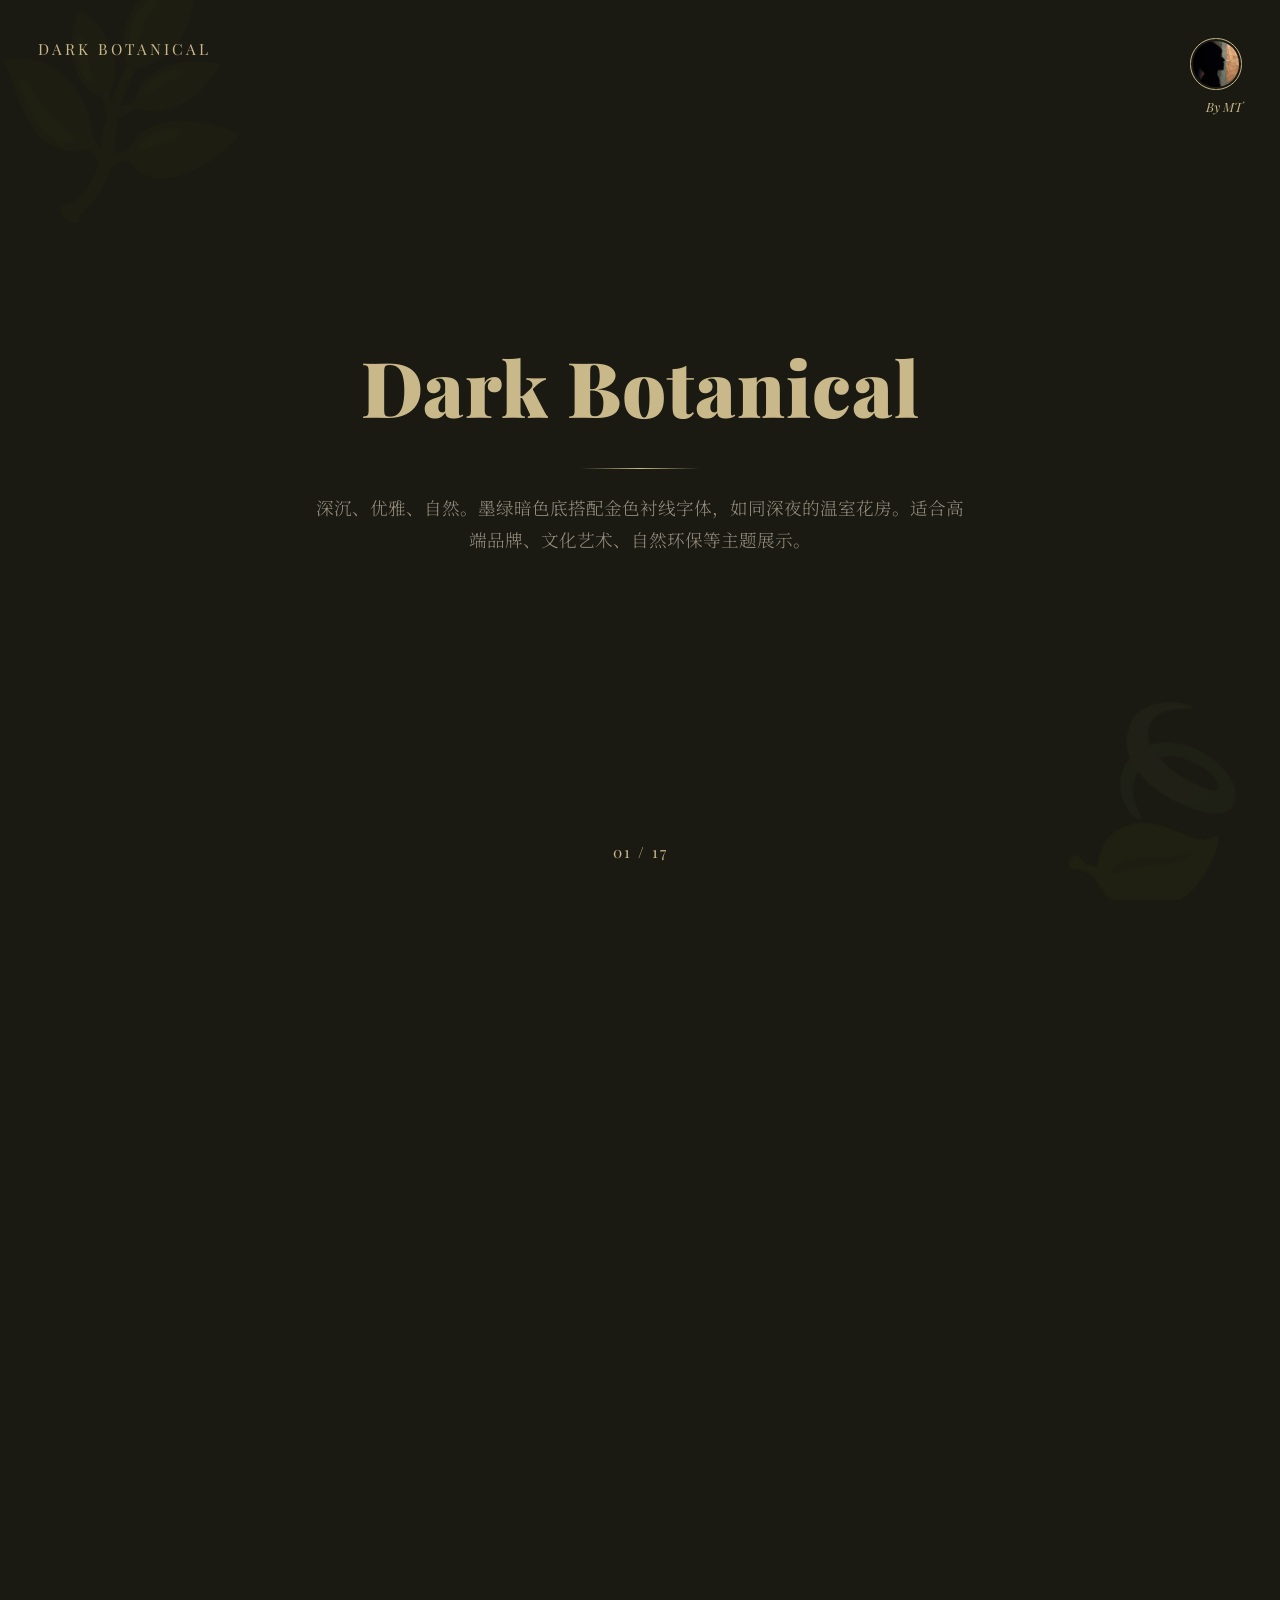
<file: ppt-studio/themes/dark-botanical.html>
<!DOCTYPE html>
<html lang="zh-CN">
<head>
<meta charset="UTF-8">
<meta name="viewport" content="width=device-width, initial-scale=1.0">
<title>Dark Botanical PPT Components</title>
<link href="https://fonts.googleapis.com/css2?family=Playfair+Display:wght@400;600;700;900&family=Inter:wght@300;400;500&family=Noto+Serif+SC:wght@300;400;600;900&display=swap" rel="stylesheet">
<style>
*{margin:0;padding:0;box-sizing:border-box}
html,body{height:100%;overflow:hidden!important;background:#1a1912;color:#e8dcc8;font-family:'Inter','Noto Serif SC',sans-serif;-webkit-font-smoothing:antialiased}
.slide{width:100vw;height:100vh;display:flex;flex-direction:column;align-items:center;justify-content:center;position:relative;overflow:hidden;z-index:1;background:#1a1912}

/* Global Elements */
:root{--gold:#c8b88a;--gold-dim:rgba(200,184,138,.15);--bg:#1a1912;--bg-card:rgba(200,184,138,.03);--text:#e8dcc8;--text-dim:rgba(232,220,200,.6);--serif:'Playfair Display','Noto Serif SC',serif;--sans:'Inter',sans-serif}
h1,h2,h3,.serif{font-family:var(--serif)}
h1{font-size:clamp(2.5rem,6vw,5rem);font-weight:900;line-height:1.1;color:var(--gold);margin-bottom:1rem;letter-spacing:1px}
h2{font-size:clamp(1.5rem,3vw,2.5rem);font-weight:700;color:var(--gold);margin-bottom:1rem;letter-spacing:1px}
p{font-size:clamp(.9rem,1.4vw,1.1rem);color:var(--text-dim);line-height:1.8;max-width:650px;font-weight:300}

/* Divider & Decor */
.divider{width:80px;height:1px;background:linear-gradient(90deg,var(--gold),transparent);margin:1.5rem 0}
.divider.center{margin:1.5rem auto;background:linear-gradient(90deg,transparent,var(--gold),transparent);width:120px}
.vine{position:absolute;font-size:clamp(6rem,15vw,12rem);opacity:.04;pointer-events:none;filter:grayscale(100%) sepia(100%) hue-rotate(30deg) saturate(300%) brightness(0.8)}
.vine.tl{top:-20px;left:0px;transform:rotate(-15deg)}.vine.br{bottom:-20px;right:0px;transform:rotate(15deg)}
.vine.tr{top:-20px;right:0px;transform:rotate(15deg) scaleX(-1)}.vine.bl{bottom:-20px;left:0px;transform:rotate(-15deg) scaleX(-1)}

.content{max-width:min(90vw,950px);width:100%;z-index:10;position:relative}

/* Header & Footer */
.progress-bar{position:fixed;top:0;left:0;height:2px;background:var(--gold);z-index:1000;width:0%;transition:width .3s}
.global-header{position:fixed;top:0;left:0;right:0;padding:clamp(1.5rem,3vw,2.5rem);display:flex;justify-content:space-between;align-items:flex-start;z-index:100;pointer-events:none}
.gh-title{font-family:var(--serif);font-size:clamp(.8rem,1.2vw,1rem);color:var(--gold);letter-spacing:3px;text-transform:uppercase}
.gh-right{display:flex;flex-direction:column;align-items:flex-end;gap:8px}
.gh-avatar-wrapper{width:clamp(45px,4vw,55px);height:clamp(45px,4vw,55px);border-radius:50%;overflow:hidden;border:1px solid var(--gold);padding:2px}
.gh-avatar{width:100%;height:100%;object-fit:cover;border-radius:50%;filter:sepia(30%)}
.gh-author{font-size:clamp(.7rem,1vw,.8rem);font-family:var(--serif);color:var(--gold);font-style:italic}
.global-footer{position:fixed;bottom:0;left:0;right:0;padding:clamp(1.5rem,3vw,2.5rem);display:flex;justify-content:center;align-items:flex-end;z-index:100;pointer-events:none}
.page-number-pill{font-family:var(--serif);font-size:clamp(.9rem,1.2vw,1rem);color:var(--gold);letter-spacing:2px}

/* Cards & Layouts */
.db-card{background:var(--bg-card);border:1px solid var(--gold-dim);padding:2.5rem;position:relative;transition:all .4s ease}
.db-card:hover{background:rgba(200,184,138,.06);border-color:rgba(200,184,138,.3)}
.db-card h3{font-size:clamp(1.1rem,1.5vw,1.3rem);color:var(--text);margin-bottom:.8rem;font-weight:600}

/* Specific Types */
.type-cover .content{display:flex;flex-direction:column;align-items:center;text-align:center}
.type-title .content{padding-left:4rem;border-left:1px solid var(--gold)}

.type-message .msg-box{padding:4rem;text-align:center;position:relative}
.type-message .msg-box::before,.type-message .msg-box::after{content:'';position:absolute;width:40px;height:40px;border-color:var(--gold);border-style:solid;opacity:.5}
.type-message .msg-box::before{top:0;left:0;border-width:1px 0 0 1px}.type-message .msg-box::after{bottom:0;right:0;border-width:0 1px 1px 0}

.type-question .q-mark{font-family:var(--serif);font-size:8rem;color:var(--gold);opacity:.2;position:absolute;top:-40px;left:-20px;line-height:1}

.type-split .content{display:flex;gap:60px;align-items:center}
.split-l{flex:1}.split-r{flex:1;display:flex;flex-direction:column;gap:1.5rem}

.stat-row{display:flex;justify-content:center;gap:50px;margin-top:3rem}
.stat-box{text-align:center;position:relative;padding:0 20px}
.stat-box:not(:last-child)::after{content:'';position:absolute;right:-25px;top:20%;bottom:20%;width:1px;background:var(--gold-dim)}
.stat-num{font-family:var(--serif);font-size:clamp(3.5rem,6vw,4.5rem);color:var(--gold);line-height:1.2;margin-bottom:.5rem}

.grid-2x2{display:grid;grid-template-columns:1fr 1fr;gap:20px;margin-top:2rem}
.grid-num{font-family:var(--serif);font-size:2rem;color:var(--gold);opacity:.3;margin-bottom:1rem;display:block}

/* Terminal -> Poetry/Book excerpt */
.type-terminal .book-box{background:var(--bg-card);border:1px solid var(--gold-dim);padding:3rem;position:relative;margin-top:2rem;font-family:var(--serif);font-size:1.1rem;line-height:2;color:var(--text);font-style:italic}
.type-terminal .book-box::before{content:'';position:absolute;left:0;top:0;bottom:0;width:3px;background:var(--gold)}

.comp-row{display:flex;gap:40px;margin-top:3rem;justify-content:center}
.comp-card{flex:1;max-width:380px;padding:3rem;border:1px solid var(--gold-dim);text-align:center}
.comp-card h3{margin-bottom:1.5rem;font-size:1.3rem}
.comp-card.left{opacity:.6}
.comp-card.right{background:var(--bg-card);border-color:var(--gold)}

.flow-row{display:flex;align-items:center;justify-content:center;margin-top:4rem}
.flow-step{display:flex;flex-direction:column;align-items:center;gap:1rem;position:relative}
.flow-circle{width:80px;height:80px;border-radius:50%;border:1px solid var(--gold);display:flex;align-items:center;justify-content:center;font-family:var(--serif);font-size:1.5rem;color:var(--gold)}
.flow-line{flex:1;height:1px;background:var(--gold-dim);min-width:60px;margin:0 20px;position:relative;top:-15px}

.tl-wrap{position:relative;margin-top:3rem;padding-left:40px}
.tl-wrap::before{content:'';position:absolute;left:0;top:10px;bottom:10px;width:1px;background:var(--gold-dim)}
.tl-item{position:relative;margin-bottom:3rem}
.tl-dot{position:absolute;left:-44px;top:8px;width:9px;height:9px;background:var(--gold);border-radius:50%;box-shadow:0 0 0 4px var(--bg),0 0 0 5px var(--gold)}

.type-quote .q-content{font-family:var(--serif);font-size:clamp(1.5rem,3vw,2.2rem);line-height:1.6;color:var(--text);text-align:center;position:relative;padding:0 3rem}
.type-quote .q-content::before,.type-quote .q-content::after{content:'"';font-size:4rem;color:var(--gold);opacity:.3;position:absolute;font-family:var(--serif)}
.type-quote .q-content::before{top:-20px;left:0}.type-quote .q-content::after{bottom:-40px;right:0}
.type-quote .q-author{text-align:center;margin-top:2rem;font-family:var(--serif);color:var(--gold);font-style:italic}

.type-image-text .content{display:flex;gap:50px;align-items:center}
.img-ph{flex:1;height:380px;background:url("data:image/svg+xml,%3Csvg width='100' height='100' viewBox='0 0 100 100' xmlns='http://www.w3.org/2000/svg'%3E%3Cpath d='M10,90 Q50,10 90,90' fill='none' stroke='%23c8b88a' stroke-width='0.5' stroke-dasharray='2,4' opacity='0.5'/%3E%3C/svg%3E");border:1px solid var(--gold-dim);display:flex;align-items:center;justify-content:center;color:var(--gold-dim);font-family:var(--serif);font-style:italic}

.list-col{display:flex;flex-direction:column;gap:1.5rem;margin-top:2rem}
.list-item{display:flex;align-items:baseline;gap:20px;border-bottom:1px solid var(--gold-dim);padding-bottom:1.5rem}
.list-num{font-family:var(--serif);font-size:1.5rem;color:var(--gold);font-style:italic;width:40px}

.team-row{display:flex;justify-content:center;gap:60px;margin-top:4rem}
.t-card{text-align:center;width:200px}
.t-av{width:120px;height:120px;border-radius:50%;border:1px solid var(--gold);padding:4px;margin:0 auto 1.5rem}
.t-av-inner{width:100%;height:100%;border-radius:50%;background:var(--bg-card);display:flex;align-items:center;justify-content:center;font-family:var(--serif);font-size:2.5rem;color:var(--gold)}
.t-card h3{font-family:var(--serif);font-size:1.2rem;margin-bottom:.5rem;color:var(--gold)}

.gal-grid{display:grid;grid-template-columns:repeat(3,1fr);gap:20px;margin-top:3rem}
.gal-item{height:200px;border:1px solid var(--gold-dim);position:relative;background:var(--bg-card)}
.gal-item::after{content:'';position:absolute;inset:10px;border:1px solid rgba(200,184,138,.1)}

.end-block{text-align:center}
.end-deco{font-size:2.5rem;color:var(--gold);margin-bottom:1.5rem;opacity:.8}
</style>
</head>

<body>
<div class="progress-bar" id="progressBar"></div>
<div class="global-header">
<div class="gh-left"><span class="gh-title">Dark Botanical</span></div>
<div class="gh-right">
<div class="gh-avatar-wrapper">
                <img src="[data-uri]" alt="Avatar" class="gh-avatar">
            </div>
<span class="gh-author">By MT</span>
</div>
</div>
<div class="global-footer">
<div class="page-number-pill"><span id="currentPage">01</span> / <span id="totalPages">17</span></div>
</div>
<div id="slides-wrapper" style="transition:transform .7s cubic-bezier(.65,0,.35,1);height:100vh;width:100vw;">

<!-- SLIDES_START -->
<!-- 1. Cover -->
<section class="slide type-cover">
<span class="vine tl">🌿</span><span class="vine br">🍃</span>
<div class="content">
<h1>Dark Botanical</h1>
<div class="divider center"></div>
<p style="text-align:center;margin:0 auto;">深沉、优雅、自然。墨绿暗色底搭配金色衬线字体，如同深夜的温室花房。适合高端品牌、文化艺术、自然环保等主题展示。</p>
</div>
</section>

<!-- 2. Title -->
<section class="slide type-title">
<span class="vine tr">🌿</span>
<div class="content">
<h2>Chapter 01</h2>
<h1 style="font-size:clamp(2rem,4vw,3.5rem);">优雅的章节过渡</h1>
<p>竖向金色细线引导视觉，摒弃繁杂装饰，以留白展现格调。</p>
</div>
</section>

<!-- 3. Message -->
<section class="slide type-message">
<span class="vine bl">🍃</span>
<div class="content">
<div class="msg-box">
<h2 style="font-size:clamp(1.8rem,3.5vw,2.8rem);margin:0;">深邃底色与金色交织，<br>营造极具沉浸感的古典美学。</h2>
</div>
</div>
</section>

<!-- 4. Question -->
<section class="slide type-question">
<span class="vine tl">🌿</span><span class="vine br">🍃</span>
<div class="content" style="position:relative;padding-left:6rem;">
<div class="q-mark">Q</div>
<h2>如何传达品牌的质感？</h2>
<p>在设计中，问题往往比答案更能抓住观众的注意力。通过半透明的巨型衬线字母作为背景，增加画面的层次感。</p>
</div>
</section>

<!-- 5. Split -->
<section class="slide type-split">
<span class="vine tr">🌿</span>
<div class="content">
<div class="split-l">
<h2>经典图文分栏</h2>
<div class="divider"></div>
<p>左侧为核心论点，右侧为并列的详细支撑。卡片设计摒弃了圆角，采用直角与极细边框，凸显硬朗与精致。</p>
</div>
<div class="split-r">
<div class="db-card"><h3>衬线体排版</h3><p>Playfair Display 带来优雅的古典气质。</p></div>
<div class="db-card"><h3>暗色美学</h3><p>极低饱和度的背景，让金色文字更具光泽。</p></div>
</div>
</div>
</section>

<!-- 6. Stats -->
<section class="slide type-stats">
<span class="vine bl">🍃</span>
<div class="content">
<h2 style="text-align:center;">品牌核心数据</h2>
<div class="divider center"></div>
<div class="stat-row">
<div class="stat-box"><div class="stat-num">1895</div><p>创始年份</p></div>
<div class="stat-box"><div class="stat-num">120+</div><p>全球工坊</p></div>
<div class="stat-box"><div class="stat-num">Top 1</div><p>行业地位</p></div>
</div>
</div>
</section>

<!-- 7. Card Grid -->
<section class="slide type-card-grid">
<span class="vine tl">🌿</span>
<div class="content">
<h2>核心设计元素</h2>
<div class="divider"></div>
<div class="grid-2x2">
<div class="db-card"><span class="grid-num">I</span><h3>深色背景</h3><p>奠定神秘、高级的视觉基调。</p></div>
<div class="db-card"><span class="grid-num">II</span><h3>金色描边</h3><p>提供精致的细节与视觉边界。</p></div>
<div class="db-card"><span class="grid-num">III</span><h3>衬线排版</h3><p>经典字体的字重对比产生节奏感。</p></div>
<div class="db-card"><span class="grid-num">IV</span><h3>自然纹理</h3><p>角落的藤蔓剪影打破死板几何。</p></div>
</div>
</div>
</section>

<!-- 8. Terminal -> Book Excerpt -->
<section class="slide type-terminal">
<span class="vine br">🍃</span>
<div class="content">
<h2>经典文献引用</h2>
<p>在此主题下，代码终端组件被转译为“书籍摘录”或“文献引用”的视觉形式。</p>
<div class="book-box">
"设计不是一种装饰行为。设计是传达事物本质的过程。<br>
在深色的底色之上，光线与文字才得以显现其最纯粹的形态。"<br><br>
—— 原研哉《设计中的设计》
</div>
</div>
</section>

<!-- 9. Comparison -->
<section class="slide type-comparison">
<span class="vine tr">🌿</span>
<div class="content">
<h2 style="text-align:center;">新旧方案对比</h2>
<div class="divider center"></div>
<div class="comp-row">
<div class="comp-card left"><h3>常规设计</h3><p>信息扁平<br>缺乏视觉锚点<br>难以留下深刻印象</p></div>
<div class="comp-card right"><h3>高级美学</h3><p>层次丰富<br>质感与细节并重<br>建立强烈的品牌心智</p></div>
</div>
</div>
</section>

<!-- 10. Flow -->
<section class="slide type-flow">
<span class="vine bl">🍃</span>
<div class="content">
<h2 style="text-align:center;">百年工艺流程</h2>
<div class="divider center"></div>
<div class="flow-row">
<div class="flow-step"><div class="flow-circle">I</div><h3>选材</h3></div>
<div class="flow-line"></div>
<div class="flow-step"><div class="flow-circle">II</div><h3>雕琢</h3></div>
<div class="flow-line"></div>
<div class="flow-step"><div class="flow-circle">III</div><h3>淬炼</h3></div>
</div>
</div>
</section>

<!-- 11. Timeline -->
<section class="slide type-timeline">
<span class="vine tl">🌿</span>
<div class="content">
<h2>品牌历史轴线</h2>
<div class="divider"></div>
<div class="tl-wrap">
<div class="tl-item"><div class="tl-dot"></div><h3>1920 - 黄金时代</h3><p>确立了核心的审美与工艺标准。</p></div>
<div class="tl-item"><div class="tl-dot"></div><h3>1985 - 现代复兴</h3><p>将古典技法与现代设计语言结合。</p></div>
<div class="tl-item"><div class="tl-dot"></div><h3>2026 - 面向未来</h3><p>以 AI 赋能设计的全新篇章。</p></div>
</div>
</div>
</section>

<!-- 12. Quote -->
<section class="slide type-quote">
<span class="vine br">🍃</span>
<div class="content">
<div class="q-content">少即是多，但少绝不是空洞。<br>它是剥离一切多余事物后，留下的本质。</div>
<div class="q-author">—— 路德维希·密斯·凡德罗</div>
</div>
</section>

<!-- 13. Image Text -->
<section class="slide type-image-text">
<span class="vine tr">🌿</span>
<div class="content">
<div class="img-ph">Photography Placeholder</div>
<div style="flex:1;">
<h2>光影与留白</h2>
<div class="divider"></div>
<p>左侧适合放置高质量的产品摄影、建筑大片或艺术插画。大面积的图片配合右侧细腻的衬线文字，呈现出犹如高端杂志般的排版体验。</p>
</div>
</div>
</section>

<!-- 14. List -->
<section class="slide type-list">
<span class="vine bl">🍃</span>
<div class="content">
<h2>设计规范清单</h2>
<div class="divider"></div>
<div class="list-col">
<div class="list-item"><div class="list-num">01</div><div><h3 style="margin-bottom:.3rem;color:var(--text);">克制的色彩</h3><p>避免使用高饱和度的亮色，保持全局沉稳。</p></div></div>
<div class="list-item"><div class="list-num">02</div><div><h3 style="margin-bottom:.3rem;color:var(--text);">充分的呼吸感</h3><p>行距保持在 1.6-1.8 之间，模块间留足空间。</p></div></div>
<div class="list-item"><div class="list-num">03</div><div><h3 style="margin-bottom:.3rem;color:var(--text);">精准的对齐</h3><p>严格遵守隐形网格，确保信息的秩序感。</p></div></div>
</div>
</div>
</section>

<!-- 15. Team -->
<section class="slide type-team">
<span class="vine tl">🌿</span><span class="vine br">🍃</span>
<div class="content">
<h2 style="text-align:center;">核心主创</h2>
<div class="divider center"></div>
<div class="team-row">
<div class="t-card"><div class="t-av"><div class="t-av-inner">M</div></div><h3>Master M</h3><p>艺术总监</p></div>
<div class="t-card"><div class="t-av"><div class="t-av-inner">T</div></div><h3>Artisan T</h3><p>首席设计师</p></div>
</div>
</div>
</section>

<!-- 16. Gallery -->
<section class="slide type-gallery">
<span class="vine tr">🌿</span>
<div class="content">
<h2 style="text-align:center;">作品画廊</h2>
<div class="divider center"></div>
<div class="gal-grid">
<div class="gal-item"></div><div class="gal-item"></div><div class="gal-item"></div>
</div>
</div>
</section>

<!-- 17. End -->
<section class="slide type-end">
<span class="vine bl">🍃</span><span class="vine tr">🌿</span>
<div class="content" style="display:flex;justify-content:center;">
<div class="end-block">
<div class="end-deco">❦</div>
<h1>Fin.</h1>
<p style="margin:0 auto;text-align:center;">感谢您的聆听与赏析。</p>
</div>
</div>
</section>
<!-- SLIDES_END -->

</div>
<script>
        // Presentation Logic
        const slides = document.querySelectorAll('.slide');
        const progressBar = document.getElementById('progressBar');
                let currentSlideIndex = 0;

        // Setup page numbers
        const currentPageEl = document.getElementById('currentPage');
        const totalPagesEl = document.getElementById('totalPages');
        totalPagesEl.textContent = String(slides.length).padStart(2, '0');

        
        
        let isScrolling = false;
        const slidesWrapper = document.getElementById('slides-wrapper');

        function updateProgress(index) {
            const progress = (index / (slides.length - 1)) * 100;
            progressBar.style.width = progress + '%';
            currentPageEl.textContent = String(index + 1).padStart(2, '0');
            currentSlideIndex = index;
        }

        function scrollToSlide(index) {
            if (index >= 0 && index < slides.length) {
                isScrolling = true;
                
                // Use transform for precise, smooth full-page flip
                slidesWrapper.style.transform = `translateY(-${index * 100}vh)`;
                
                updateProgress(index);
                
                // Release scroll lock after transition duration (600ms + 100ms buffer)
                setTimeout(() => {
                    isScrolling = false;
                }, 700);
            }
        }

        // Mouse wheel precise scroll
        window.addEventListener('wheel', (e) => {
            if (isScrolling) return;
            
            // Allow small movements to not trigger
            if (Math.abs(e.deltaY) > 20) {
                if (e.deltaY > 0) {
                    scrollToSlide(currentSlideIndex + 1);
                } else {
                    scrollToSlide(currentSlideIndex - 1);
                }
            }
        }, { passive: true });

        // Touch swipe precise scroll
        let touchStartY = 0;
        let touchEndY = 0;
        
        window.addEventListener('touchstart', (e) => {
            touchStartY = e.changedTouches[0].screenY;
        }, { passive: true });
        
        window.addEventListener('touchend', (e) => {
            touchEndY = e.changedTouches[0].screenY;
            handleSwipe();
        }, { passive: true });
        
        function handleSwipe() {
            if (isScrolling) return;
            const threshold = 50;
            if (touchStartY - touchEndY > threshold) {
                scrollToSlide(currentSlideIndex + 1);
            } else if (touchEndY - touchStartY > threshold) {
                scrollToSlide(currentSlideIndex - 1);
            }
        }

        // Keyboard navigation
        document.addEventListener('keydown', (e) => {
            if (e.key === 'ArrowDown' || e.key === 'ArrowRight' || e.key === 'PageDown' || e.key === ' ') {
                e.preventDefault();
                scrollToSlide(currentSlideIndex + 1);
            } else if (e.key === 'ArrowUp' || e.key === 'ArrowLeft' || e.key === 'PageUp') {
                e.preventDefault();
                scrollToSlide(currentSlideIndex - 1);
            } else if (e.key === 'Home') {
                e.preventDefault();
                scrollToSlide(0);
            } else if (e.key === 'End') {
                e.preventDefault();
                scrollToSlide(slides.length - 1);
            }
        });
    </script>
</body>
</html>
</file>
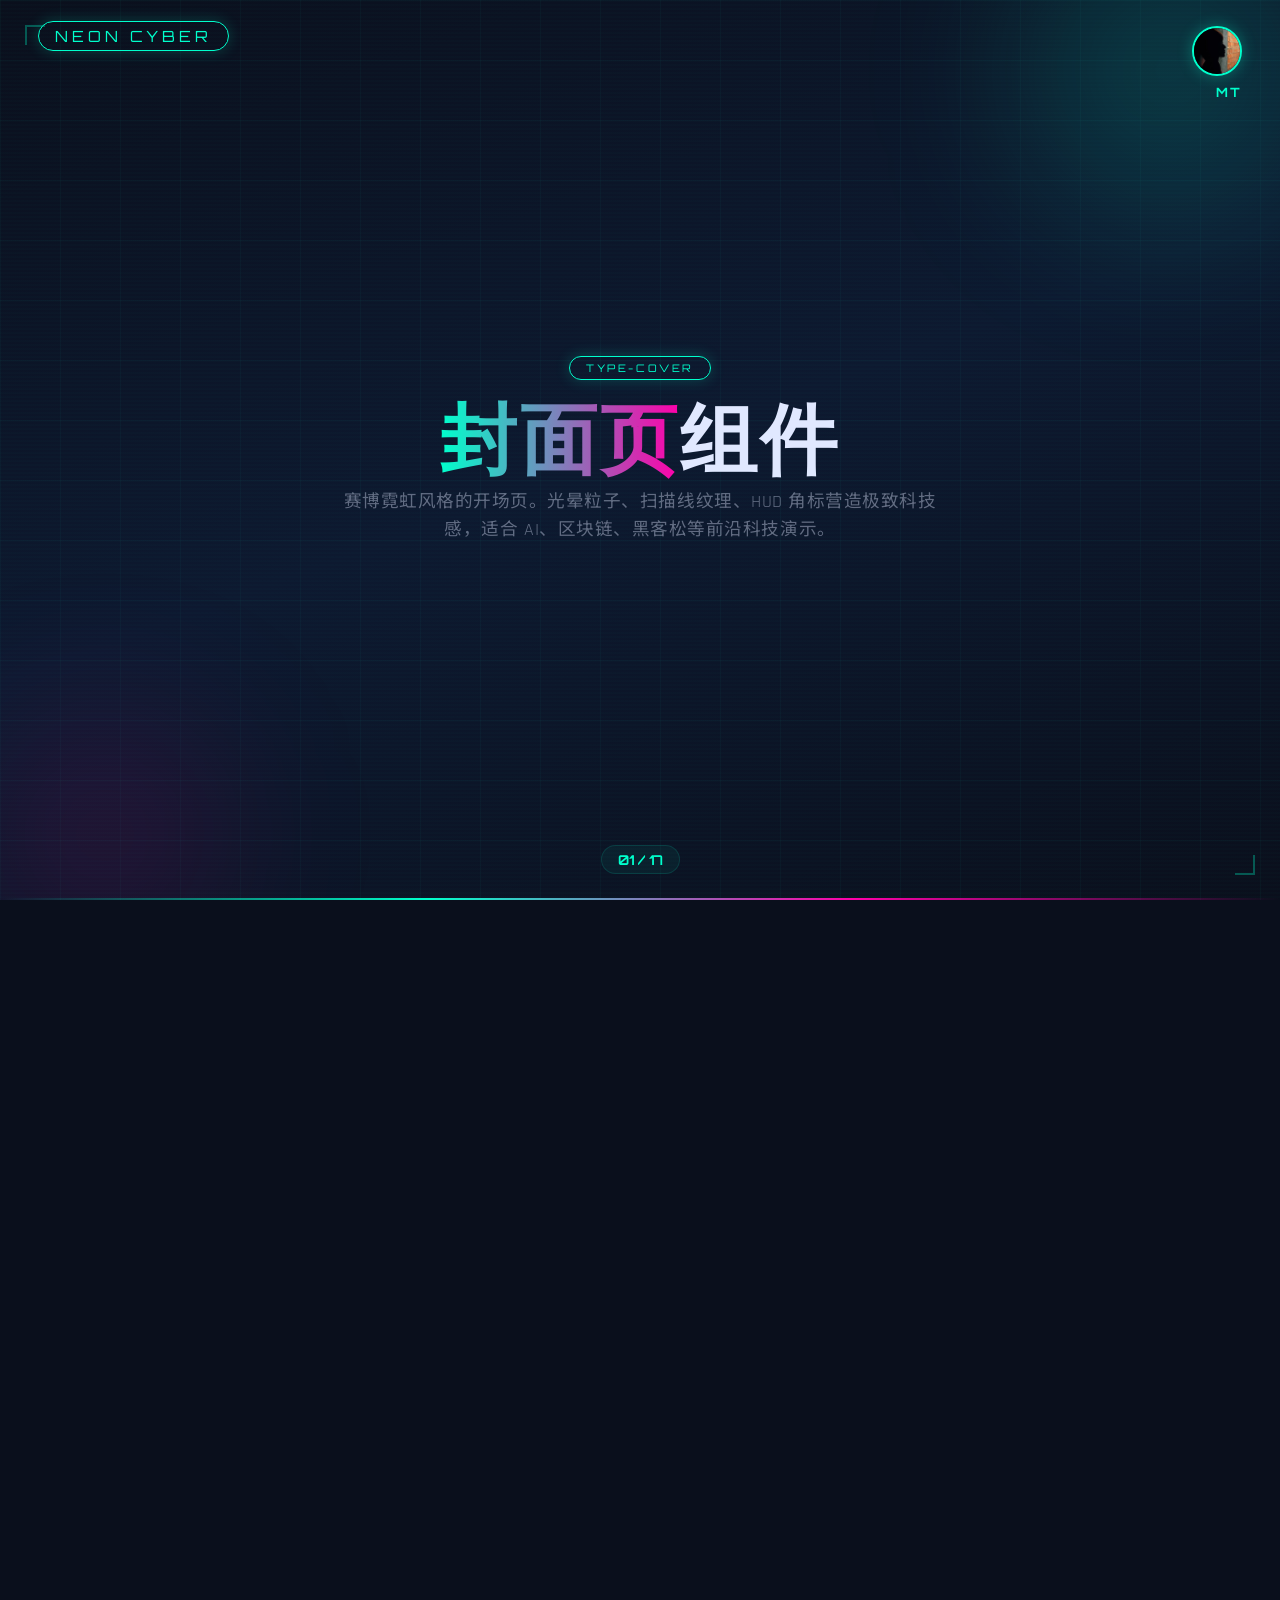
<file: ppt-studio/themes/neon-cyber.html>
<!DOCTYPE html>
<html lang="zh-CN">
<head>
<meta charset="UTF-8">
<meta name="viewport" content="width=device-width, initial-scale=1.0">
<title>Neon Cyber PPT Components</title>
<link href="https://fonts.googleapis.com/css2?family=Orbitron:wght@400;700;900&family=Rajdhani:wght@400;500;700&family=Noto+Sans+SC:wght@400;500;700;900&display=swap" rel="stylesheet">
<style>
*{margin:0;padding:0;box-sizing:border-box}
html,body{height:100%;overflow:hidden!important;background:#0a0f1c;color:#e0e8ff;font-family:'Rajdhani','Noto Sans SC',sans-serif;-webkit-font-smoothing:antialiased}
.slide{width:100vw;height:100vh;display:flex;flex-direction:column;align-items:center;justify-content:center;position:relative;overflow:hidden;z-index:1;background:linear-gradient(160deg,#0a0f1c,#0d1930,#0a0f1c)}
.slide::before{content:'';position:absolute;inset:0;background-image:linear-gradient(rgba(0,255,204,.03) 1px,transparent 1px),linear-gradient(90deg,rgba(0,255,204,.03) 1px,transparent 1px);background-size:60px 60px;pointer-events:none}
:root{--cyan:#00ffcc;--magenta:#ff00aa;--cyan-dim:rgba(0,255,204,.12);--mag-dim:rgba(255,0,170,.12);--card-bg:rgba(0,255,204,.04);--card-border:rgba(0,255,204,.12);--text-dim:rgba(224,232,255,.4);--fd:'Orbitron',sans-serif}
h1{font-family:var(--fd);font-size:clamp(2.5rem,6vw,5rem);font-weight:900;letter-spacing:.04em;line-height:1.1;margin-bottom:.5rem}
h2{font-family:var(--fd);font-size:clamp(1.4rem,3vw,2.2rem);font-weight:700;margin-bottom:1rem;letter-spacing:.03em}
p{font-size:clamp(.9rem,1.4vw,1.1rem);color:var(--text-dim);line-height:1.6;max-width:600px;letter-spacing:.03em}
.hl{background:linear-gradient(90deg,var(--cyan),var(--magenta));-webkit-background-clip:text;-webkit-text-fill-color:transparent;background-clip:text}
.content{max-width:min(90vw,950px);width:100%;z-index:10;position:relative}
.orb{position:absolute;border-radius:50%;filter:blur(80px);pointer-events:none;animation:pulse 4s ease-in-out infinite alternate}
.orb.c{width:300px;height:300px;background:rgba(0,255,204,.15);top:-80px;right:-40px}
.orb.m{width:250px;height:250px;background:rgba(255,0,170,.1);bottom:-60px;left:-20px;animation-delay:2s}
@keyframes pulse{from{opacity:.5;transform:scale(1)}to{opacity:1;transform:scale(1.15)}}
.scan{position:absolute;inset:0;background:repeating-linear-gradient(0deg,transparent,transparent 2px,rgba(0,255,204,.01) 2px,rgba(0,255,204,.01) 4px);pointer-events:none}
.cm{position:absolute;width:20px;height:20px;border-color:rgba(0,255,204,.3);border-style:solid}
.cm.tl{top:25px;left:25px;border-width:2px 0 0 2px}.cm.br{bottom:25px;right:25px;border-width:0 2px 2px 0}
.bbar{position:absolute;bottom:0;left:0;right:0;height:2px;background:linear-gradient(90deg,transparent,var(--cyan),var(--magenta),transparent)}
.progress-bar{position:fixed;top:0;left:0;height:2px;background:linear-gradient(90deg,var(--cyan),var(--magenta));z-index:1000;width:0%;transition:width .3s}
.global-header{position:fixed;top:0;left:0;right:0;padding:clamp(1rem,2vw,2rem) clamp(1.5rem,3vw,3rem);display:flex;justify-content:space-between;align-items:flex-start;z-index:100;pointer-events:none}
.gh-title{font-family:var(--fd);font-size:clamp(.7rem,1.2vw,1rem);color:var(--cyan);letter-spacing:.25em;text-transform:uppercase;border:1px solid var(--cyan);padding:4px 16px;border-radius:100px;box-shadow:0 0 15px rgba(0,255,204,.2)}
.gh-right{display:flex;flex-direction:column;align-items:flex-end;gap:8px}
.gh-avatar-wrapper{width:clamp(40px,4vw,50px);height:clamp(40px,4vw,50px);border-radius:50%;overflow:hidden;border:2px solid var(--cyan);box-shadow:0 0 15px rgba(0,255,204,.3)}
.gh-avatar{width:100%;height:100%;object-fit:cover}
.gh-author{font-size:clamp(.7rem,1vw,.8rem);font-family:var(--fd);font-weight:700;color:var(--cyan);letter-spacing:2px}
.global-footer{position:fixed;bottom:0;left:0;right:0;padding:clamp(1rem,2vw,2rem) clamp(1.5rem,3vw,3rem);display:flex;justify-content:center;align-items:flex-end;z-index:100;pointer-events:none}
.page-number-pill{background:rgba(0,255,204,.06);border:1px solid var(--card-border);padding:5px 16px;border-radius:100px;font-size:clamp(.75rem,1.1vw,.85rem);font-family:var(--fd);font-weight:700;color:var(--cyan)}
.ntag{display:inline-block;border:1px solid var(--cyan);color:var(--cyan);font-family:var(--fd);font-size:.65rem;padding:4px 16px;border-radius:100px;letter-spacing:.25em;text-transform:uppercase;margin-bottom:1rem;box-shadow:0 0 15px rgba(0,255,204,.2)}
.nc-card{background:var(--card-bg);border:1px solid var(--card-border);border-radius:10px;padding:clamp(1.2rem,2vw,2rem);position:relative;overflow:hidden;transition:border-color .3s}
.nc-card::before{content:'';position:absolute;top:0;left:0;right:0;height:2px;background:linear-gradient(90deg,transparent,var(--cyan),transparent);opacity:0;transition:opacity .3s}
.nc-card:hover{border-color:rgba(0,255,204,.3)}.nc-card:hover::before{opacity:1}
.nc-card h3{font-family:var(--fd);font-size:clamp(.85rem,1.2vw,1rem);margin-bottom:.4rem}
.nc-card p{font-size:clamp(.75rem,1.1vw,.9rem);color:var(--text-dim)}
.type-cover .content{text-align:center}
.type-title .title-line{display:inline-block;border-bottom:3px solid var(--cyan);padding-bottom:.3rem;box-shadow:0 3px 10px rgba(0,255,204,.2)}
.type-message .msg-box{border:1px solid var(--card-border);border-radius:10px;padding:3rem;text-align:center;position:relative;overflow:hidden}
.type-message .msg-box::after{content:'';position:absolute;inset:0;background:radial-gradient(ellipse at center,rgba(0,255,204,.05),transparent 70%);pointer-events:none}
.type-question .q-block{display:flex;align-items:center;gap:3rem}
.q-hex{width:140px;height:140px;background:rgba(0,255,204,.06);border:2px solid var(--cyan);clip-path:polygon(50% 0%,100% 25%,100% 75%,50% 100%,0% 75%,0% 25%);display:flex;align-items:center;justify-content:center;font-family:var(--fd);font-size:4rem;color:var(--cyan);box-shadow:0 0 30px rgba(0,255,204,.15);flex-shrink:0}
.type-split .content{display:flex;gap:40px;align-items:center}
.split-l{flex:1}.split-r{flex:1;display:flex;flex-direction:column;gap:16px}
.stat-row{display:flex;justify-content:center;gap:60px;margin-top:3rem}
.stat-box{text-align:center;position:relative}
.stat-box::after{content:'';position:absolute;bottom:-10px;left:50%;transform:translateX(-50%);width:40px;height:2px;background:var(--cyan);box-shadow:0 0 8px rgba(0,255,204,.4)}
.stat-num{font-family:var(--fd);font-size:clamp(3rem,6vw,4.5rem);font-weight:900;color:var(--cyan);text-shadow:0 0 20px rgba(0,255,204,.3);line-height:1}
.grid-2x2{display:grid;grid-template-columns:1fr 1fr;gap:20px;margin-top:2rem}
.term-win{background:rgba(0,0,0,.4);border:1px solid var(--card-border);border-radius:10px;overflow:hidden;margin-top:2rem}
.term-head{background:rgba(0,255,204,.04);padding:10px 16px;display:flex;gap:6px;align-items:center;font-family:var(--fd);font-size:.7rem;color:var(--text-dim)}
.term-body{padding:1.5rem;font-family:monospace;font-size:1rem;color:var(--cyan)}
.comp-row{display:flex;gap:0;margin-top:3rem;justify-content:center}
.comp-card{flex:1;max-width:380px;padding:3rem 2rem;text-align:center}
.comp-card.left{background:var(--card-bg);border:1px solid var(--card-border);border-radius:10px 0 0 10px;border-right:none}
.comp-card.right{background:rgba(255,0,170,.08);border:1px solid rgba(255,0,170,.2);border-radius:0 10px 10px 0}
.comp-card h3{font-family:var(--fd);font-size:1.3rem;margin-bottom:1.5rem}
.comp-card.left h3{color:var(--cyan)}.comp-card.right h3{color:var(--magenta)}
.comp-vs{width:50px;height:50px;background:#0a0f1c;border:2px solid var(--cyan);color:var(--cyan);border-radius:50%;display:flex;align-items:center;justify-content:center;font-weight:900;z-index:10;margin:auto -25px;font-family:var(--fd);box-shadow:0 0 15px rgba(0,255,204,.3)}
.flow-row{display:flex;align-items:center;justify-content:center;margin-top:3rem}
.flow-node{background:var(--card-bg);border:1px solid var(--card-border);padding:1.2rem 1.8rem;border-radius:10px;text-align:center;min-width:160px}
.flow-node h3{font-family:var(--fd);color:var(--cyan);font-size:.9rem}
.flow-arr{color:var(--cyan);font-size:1.5rem;margin:0 .8rem;text-shadow:0 0 10px rgba(0,255,204,.4)}
.tl-wrap{position:relative;margin-top:3rem;padding-left:60px}
.tl-wrap::before{content:'';position:absolute;left:24px;top:0;bottom:0;width:2px;background:var(--card-border);border-radius:2px}
.tl-item{position:relative;margin-bottom:2.5rem}
.tl-dot{position:absolute;left:-44px;top:20px;width:14px;height:14px;background:var(--cyan);border-radius:50%;box-shadow:0 0 15px rgba(0,255,204,.5)}
.tl-item:nth-child(2) .tl-dot{background:var(--magenta);box-shadow:0 0 15px rgba(255,0,170,.5)}
.huge-q{font-family:var(--fd);font-size:10rem;background:linear-gradient(180deg,rgba(0,255,204,.15),transparent);-webkit-background-clip:text;-webkit-text-fill-color:transparent;position:absolute;top:-10px;left:-10px;line-height:1}
.type-image-text .content{display:flex;gap:50px;align-items:center}
.img-ph{flex:1;height:320px;background:var(--card-bg);border:1px solid var(--card-border);border-radius:10px;display:flex;align-items:center;justify-content:center;color:var(--text-dim);font-family:var(--fd)}
.list-col{display:flex;flex-direction:column;gap:16px;margin-top:2rem}
.list-item{display:flex;align-items:center;gap:20px}
.list-hex{width:50px;height:50px;background:rgba(0,255,204,.08);border:1px solid var(--cyan);clip-path:polygon(50% 0%,100% 25%,100% 75%,50% 100%,0% 75%,0% 25%);display:flex;align-items:center;justify-content:center;font-family:var(--fd);font-size:1.2rem;color:var(--cyan);flex-shrink:0}
.team-row{display:flex;justify-content:center;gap:40px;margin-top:3rem}
.t-card{background:var(--card-bg);border:1px solid var(--card-border);border-radius:10px;padding:2rem;text-align:center;width:230px;position:relative;overflow:hidden}
.t-card::before{content:'';position:absolute;top:0;left:0;right:0;height:2px;background:linear-gradient(90deg,var(--cyan),var(--magenta))}
.t-av{width:70px;height:70px;border:2px solid var(--cyan);border-radius:50%;display:flex;align-items:center;justify-content:center;font-family:var(--fd);font-size:1.8rem;color:var(--cyan);margin:0 auto 1rem;box-shadow:0 0 15px rgba(0,255,204,.2)}
.t-card:nth-child(2) .t-av{border-color:var(--magenta);color:var(--magenta);box-shadow:0 0 15px rgba(255,0,170,.2)}
.gal-grid{display:grid;grid-template-columns:repeat(3,1fr);gap:16px;margin-top:2rem}
.gal-item{height:170px;background:var(--card-bg);border:1px solid var(--card-border);border-radius:10px;transition:all .3s;position:relative;overflow:hidden}
.gal-item::before{content:'';position:absolute;inset:0;background:radial-gradient(ellipse at center,rgba(0,255,204,.03),transparent);pointer-events:none}
.gal-item:hover{border-color:var(--cyan);box-shadow:0 0 20px rgba(0,255,204,.15)}
.end-block{text-align:center}
.end-glyph{font-family:var(--fd);font-size:4rem;color:var(--cyan);text-shadow:0 0 30px rgba(0,255,204,.4);margin-bottom:1rem}
</style>
</head>

<body>
<div class="progress-bar" id="progressBar"></div>
<div class="global-header">
<div class="gh-left"><span class="gh-title">NEON CYBER</span></div>
<div class="gh-right">
<div class="gh-avatar-wrapper">
                <img src="[data-uri]" alt="Avatar" class="gh-avatar">
            </div>
<span class="gh-author">MT</span>
</div>
</div>
<div class="global-footer">
<div class="page-number-pill"><span id="currentPage">01</span> / <span id="totalPages">17</span></div>
</div>
<div id="slides-wrapper" style="transition:transform .6s cubic-bezier(.83,0,.17,1);height:100vh;width:100vw;">
<!-- SLIDES_START -->
<section class="slide type-cover">
<div class="orb c"></div><div class="orb m"></div><div class="scan"></div><div class="cm tl"></div><div class="cm br"></div>
<div class="content">
<span class="ntag">Type-Cover</span>
<h1><span class="hl">封面页</span>组件</h1>
<p style="margin:0 auto;text-align:center;">赛博霓虹风格的开场页。光晕粒子、扫描线纹理、HUD 角标营造极致科技感，适合 AI、区块链、黑客松等前沿科技演示。</p>
</div><div class="bbar"></div>
</section>

<section class="slide type-title">
<div class="orb c" style="top:auto;bottom:-80px;right:auto;left:-60px;width:250px;height:250px"></div><div class="scan"></div><div class="cm tl"></div><div class="cm br"></div>
<div class="content">
<span class="ntag">Type-Title</span>
<div class="title-line"><h2>章节标题</h2></div>
<p>承上启下的章节过渡。霓虹下划线标记新话题的开始。</p>
</div><div class="bbar"></div>
</section>

<section class="slide type-message">
<div class="orb m" style="bottom:auto;top:-50px;left:auto;right:-40px;width:280px;height:280px"></div><div class="scan"></div><div class="cm tl"></div><div class="cm br"></div>
<div class="content">
<div class="msg-box">
<h2><span class="hl">Type-Message</span> 核心信息</h2>
<p style="margin:10px auto 0;text-align:center;">发光边框容器承载核心金句，径向光晕聚焦视线。适合一句话结论。</p>
</div>
</div><div class="bbar"></div>
</section>

<section class="slide type-question">
<div class="orb c"></div><div class="scan"></div><div class="cm tl"></div><div class="cm br"></div>
<div class="content">
<div class="q-block">
<div class="q-hex">?</div>
<div>
<span class="ntag">提问引导</span>
<h2>Type-Question</h2>
<p>六边形 HUD 框住问号，抛出引人深思的问题。赛博风的几何切割极具未来感。</p>
</div>
</div>
</div><div class="bbar"></div>
</section>

<section class="slide type-split">
<div class="orb m"></div><div class="scan"></div><div class="cm tl"></div><div class="cm br"></div>
<div class="content">
<div class="split-l">
<span class="ntag">Type-Split</span>
<h2>左右分栏</h2>
<p>左侧文字说明，右侧堆叠赛博风卡片。适合主论点 + 论据的并列讲解。</p>
</div>
<div class="split-r">
<div class="nc-card"><h3>核心要点 A</h3><p>带有顶部霓虹扫描线的卡片。</p></div>
<div class="nc-card"><h3>核心要点 B</h3><p>悬停时激活光效。</p></div>
</div>
</div><div class="bbar"></div>
</section>

<section class="slide type-stats">
<div class="orb c" style="width:200px;height:200px;top:auto;bottom:-40px;right:50%"></div><div class="scan"></div><div class="cm tl"></div><div class="cm br"></div>
<div class="content" style="text-align:center;">
<span class="ntag">Type-Stats</span>
<h2>核心数据</h2>
<p style="margin:0 auto;">霓虹发光大字号数字，底部带有光条标记。</p>
<div class="stat-row">
<div class="stat-box"><div class="stat-num">10K+</div><p>用户数</p></div>
<div class="stat-box"><div class="stat-num">99%</div><p>准确率</p></div>
<div class="stat-box"><div class="stat-num">3X</div><p>加速比</p></div>
</div>
</div><div class="bbar"></div>
</section>

<section class="slide type-card-grid">
<div class="orb m" style="bottom:auto;top:-60px;left:auto;right:-30px"></div><div class="scan"></div><div class="cm tl"></div><div class="cm br"></div>
<div class="content">
<h2>Type-Card-Grid <span class="hl">特性网格</span></h2>
<p>展示 4 个并列特征。悬停时顶部扫描线亮起。</p>
<div class="grid-2x2">
<div class="nc-card"><h3><span class="hl">特性 A</span></h3><p>描述第一项特征。</p></div>
<div class="nc-card"><h3><span class="hl">特性 B</span></h3><p>描述第二项特征。</p></div>
<div class="nc-card"><h3><span class="hl">特性 C</span></h3><p>描述第三项特征。</p></div>
<div class="nc-card"><h3><span class="hl">特性 D</span></h3><p>描述第四项特征。</p></div>
</div>
</div><div class="bbar"></div>
</section>

<section class="slide type-terminal">
<div class="orb c"></div><div class="scan"></div><div class="cm tl"></div><div class="cm br"></div>
<div class="content">
<h2>Type-Terminal <span class="hl">代码终端</span></h2>
<p>展示命令行、代码片段或系统日志。暗色终端与赛博风浑然一体。</p>
<div class="term-win">
<div class="term-head">// SYSTEM TERMINAL</div>
<div class="term-body">
<div>$ neural-link --init</div>
<div style="margin-top:8px;color:var(--text-dim);">> Connecting to neural network...</div>
<div style="margin-top:8px;color:var(--cyan);">> Link established. System online.</div>
</div>
</div>
</div><div class="bbar"></div>
</section>

<section class="slide type-comparison">
<div class="orb m"></div><div class="scan"></div><div class="cm tl"></div><div class="cm br"></div>
<div class="content" style="text-align:center;">
<h2>Type-Comparison <span class="hl">对比</span></h2>
<p style="margin:0 auto;">青色 vs 品红的双色对抗。适合"旧 vs 新"展示。</p>
<div class="comp-row">
<div class="comp-card left"><h3>传统方案</h3><p>效率低下<br><br>成本高昂</p></div>
<div class="comp-vs">VS</div>
<div class="comp-card right"><h3>创新方案</h3><p>极速响应<br><br>降本增效</p></div>
</div>
</div><div class="bbar"></div>
</section>

<section class="slide type-flow">
<div class="orb c" style="width:200px;height:200px;top:50%;right:-60px"></div><div class="scan"></div><div class="cm tl"></div><div class="cm br"></div>
<div class="content" style="text-align:center;">
<h2>Type-Flow <span class="hl">步骤流程</span></h2>
<p style="margin:0 auto;">霓虹箭头连接步骤节点，说明线性流转过程。</p>
<div class="flow-row">
<div class="flow-node"><h3>01 发现</h3></div>
<div class="flow-arr">▸</div>
<div class="flow-node"><h3>02 方案</h3></div>
<div class="flow-arr">▸</div>
<div class="flow-node"><h3>03 执行</h3></div>
</div>
</div><div class="bbar"></div>
</section>

<section class="slide type-timeline">
<div class="orb m" style="bottom:auto;top:-40px;left:auto;right:-50px;width:200px;height:200px"></div><div class="scan"></div><div class="cm tl"></div><div class="cm br"></div>
<div class="content">
<h2>Type-Timeline <span class="hl">时间轴</span></h2>
<p>展示项目进度或版本历史。青色/品红光点标记关键节点。</p>
<div class="tl-wrap">
<div class="tl-item"><div class="tl-dot"></div><div class="nc-card"><h3 style="color:var(--cyan);">Q1 建设期</h3><p>完成基础设施建设。</p></div></div>
<div class="tl-item"><div class="tl-dot"></div><div class="nc-card"><h3 style="color:var(--magenta);">Q2 爆发期</h3><p>产品核心功能上线。</p></div></div>
</div>
</div><div class="bbar"></div>
</section>

<section class="slide type-quote">
<div class="orb c" style="width:200px;height:200px;top:-40px;left:-40px"></div><div class="scan"></div><div class="cm tl"></div><div class="cm br"></div>
<div class="content" style="position:relative;">
<div class="huge-q">"</div>
<div style="position:relative;z-index:10;">
<h2 style="font-size:clamp(1.4rem,2.8vw,2.2rem);line-height:1.5;">Type-Quote 名人名言。<br>引用权威语录或客户评价，<span class="hl">增加版面重量感。</span></h2>
<span class="ntag" style="margin-top:1rem;">设计指南</span>
</div>
</div><div class="bbar"></div>
</section>

<section class="slide type-image-text">
<div class="orb m"></div><div class="scan"></div><div class="cm tl"></div><div class="cm br"></div>
<div class="content">
<div class="img-ph">IMAGE</div>
<div style="flex:1;">
<span class="ntag">Type-Image-Text</span>
<h2>沉浸图文</h2>
<p>左侧放置高质量产品图或截图，右侧进行详细解说。</p>
</div>
</div><div class="bbar"></div>
</section>

<section class="slide type-list">
<div class="orb c" style="width:180px;height:180px;top:auto;bottom:-30px;right:auto;left:-30px"></div><div class="scan"></div><div class="cm tl"></div><div class="cm br"></div>
<div class="content">
<h2>Type-List <span class="hl">强调列表</span></h2>
<p>六边形编号替代默认圆点，逐条强调核心准则。</p>
<div class="list-col">
<div class="list-item"><div class="list-hex">1</div><div class="nc-card" style="flex:1;"><h3>第一条准则</h3><p>描述核心要求。</p></div></div>
<div class="list-item"><div class="list-hex">2</div><div class="nc-card" style="flex:1;"><h3>第二条准则</h3><p>描述执行规范。</p></div></div>
</div>
</div><div class="bbar"></div>
</section>

<section class="slide type-team">
<div class="orb m" style="bottom:auto;top:-50px"></div><div class="scan"></div><div class="cm tl"></div><div class="cm br"></div>
<div class="content" style="text-align:center;">
<h2>Type-Team <span class="hl">团队介绍</span></h2>
<p style="margin:0 auto;">展示核心成员。顶部渐变光条标记身份。</p>
<div class="team-row">
<div class="t-card"><div class="t-av">A</div><h3>讲师 A</h3><p>资深架构师</p></div>
<div class="t-card"><div class="t-av">B</div><h3>讲师 B</h3><p>视觉设计师</p></div>
</div>
</div><div class="bbar"></div>
</section>

<section class="slide type-gallery">
<div class="orb c" style="width:200px;height:200px;top:auto;bottom:-40px"></div><div class="scan"></div><div class="cm tl"></div><div class="cm br"></div>
<div class="content" style="text-align:center;">
<h2>Type-Gallery <span class="hl">图片画廊</span></h2>
<p style="margin:0 auto;">并列展示多张图片。悬停时霓虹边框亮起。</p>
<div class="gal-grid">
<div class="gal-item"></div><div class="gal-item"></div><div class="gal-item"></div>
</div>
</div><div class="bbar"></div>
</section>

<section class="slide type-end">
<div class="orb c"></div><div class="orb m"></div><div class="scan"></div><div class="cm tl"></div><div class="cm br"></div>
<div class="content" style="display:flex;justify-content:center;">
<div class="end-block">
<div class="end-glyph">◈</div>
<h1><span class="hl">Type-End</span></h1>
<p style="margin:0 auto;text-align:center;">演示的完美收尾。通常包含感谢语或 Call to Action。</p>
</div>
</div><div class="bbar"></div>
</section>
<!-- SLIDES_END -->

</div>
<script>
        // Presentation Logic
        const slides = document.querySelectorAll('.slide');
        const progressBar = document.getElementById('progressBar');
                let currentSlideIndex = 0;

        // Setup page numbers
        const currentPageEl = document.getElementById('currentPage');
        const totalPagesEl = document.getElementById('totalPages');
        totalPagesEl.textContent = String(slides.length).padStart(2, '0');

        
        
        let isScrolling = false;
        const slidesWrapper = document.getElementById('slides-wrapper');

        function updateProgress(index) {
            const progress = (index / (slides.length - 1)) * 100;
            progressBar.style.width = progress + '%';
            currentPageEl.textContent = String(index + 1).padStart(2, '0');
            currentSlideIndex = index;
        }

        function scrollToSlide(index) {
            if (index >= 0 && index < slides.length) {
                isScrolling = true;
                
                // Use transform for precise, smooth full-page flip
                slidesWrapper.style.transform = `translateY(-${index * 100}vh)`;
                
                updateProgress(index);
                
                // Release scroll lock after transition duration (600ms + 100ms buffer)
                setTimeout(() => {
                    isScrolling = false;
                }, 700);
            }
        }

        // Mouse wheel precise scroll
        window.addEventListener('wheel', (e) => {
            if (isScrolling) return;
            
            // Allow small movements to not trigger
            if (Math.abs(e.deltaY) > 20) {
                if (e.deltaY > 0) {
                    scrollToSlide(currentSlideIndex + 1);
                } else {
                    scrollToSlide(currentSlideIndex - 1);
                }
            }
        }, { passive: true });

        // Touch swipe precise scroll
        let touchStartY = 0;
        let touchEndY = 0;
        
        window.addEventListener('touchstart', (e) => {
            touchStartY = e.changedTouches[0].screenY;
        }, { passive: true });
        
        window.addEventListener('touchend', (e) => {
            touchEndY = e.changedTouches[0].screenY;
            handleSwipe();
        }, { passive: true });
        
        function handleSwipe() {
            if (isScrolling) return;
            const threshold = 50;
            if (touchStartY - touchEndY > threshold) {
                scrollToSlide(currentSlideIndex + 1);
            } else if (touchEndY - touchStartY > threshold) {
                scrollToSlide(currentSlideIndex - 1);
            }
        }

        // Keyboard navigation
        document.addEventListener('keydown', (e) => {
            if (e.key === 'ArrowDown' || e.key === 'ArrowRight' || e.key === 'PageDown' || e.key === ' ') {
                e.preventDefault();
                scrollToSlide(currentSlideIndex + 1);
            } else if (e.key === 'ArrowUp' || e.key === 'ArrowLeft' || e.key === 'PageUp') {
                e.preventDefault();
                scrollToSlide(currentSlideIndex - 1);
            } else if (e.key === 'Home') {
                e.preventDefault();
                scrollToSlide(0);
            } else if (e.key === 'End') {
                e.preventDefault();
                scrollToSlide(slides.length - 1);
            }
        });
    </script>
</body>
</html>
</file>
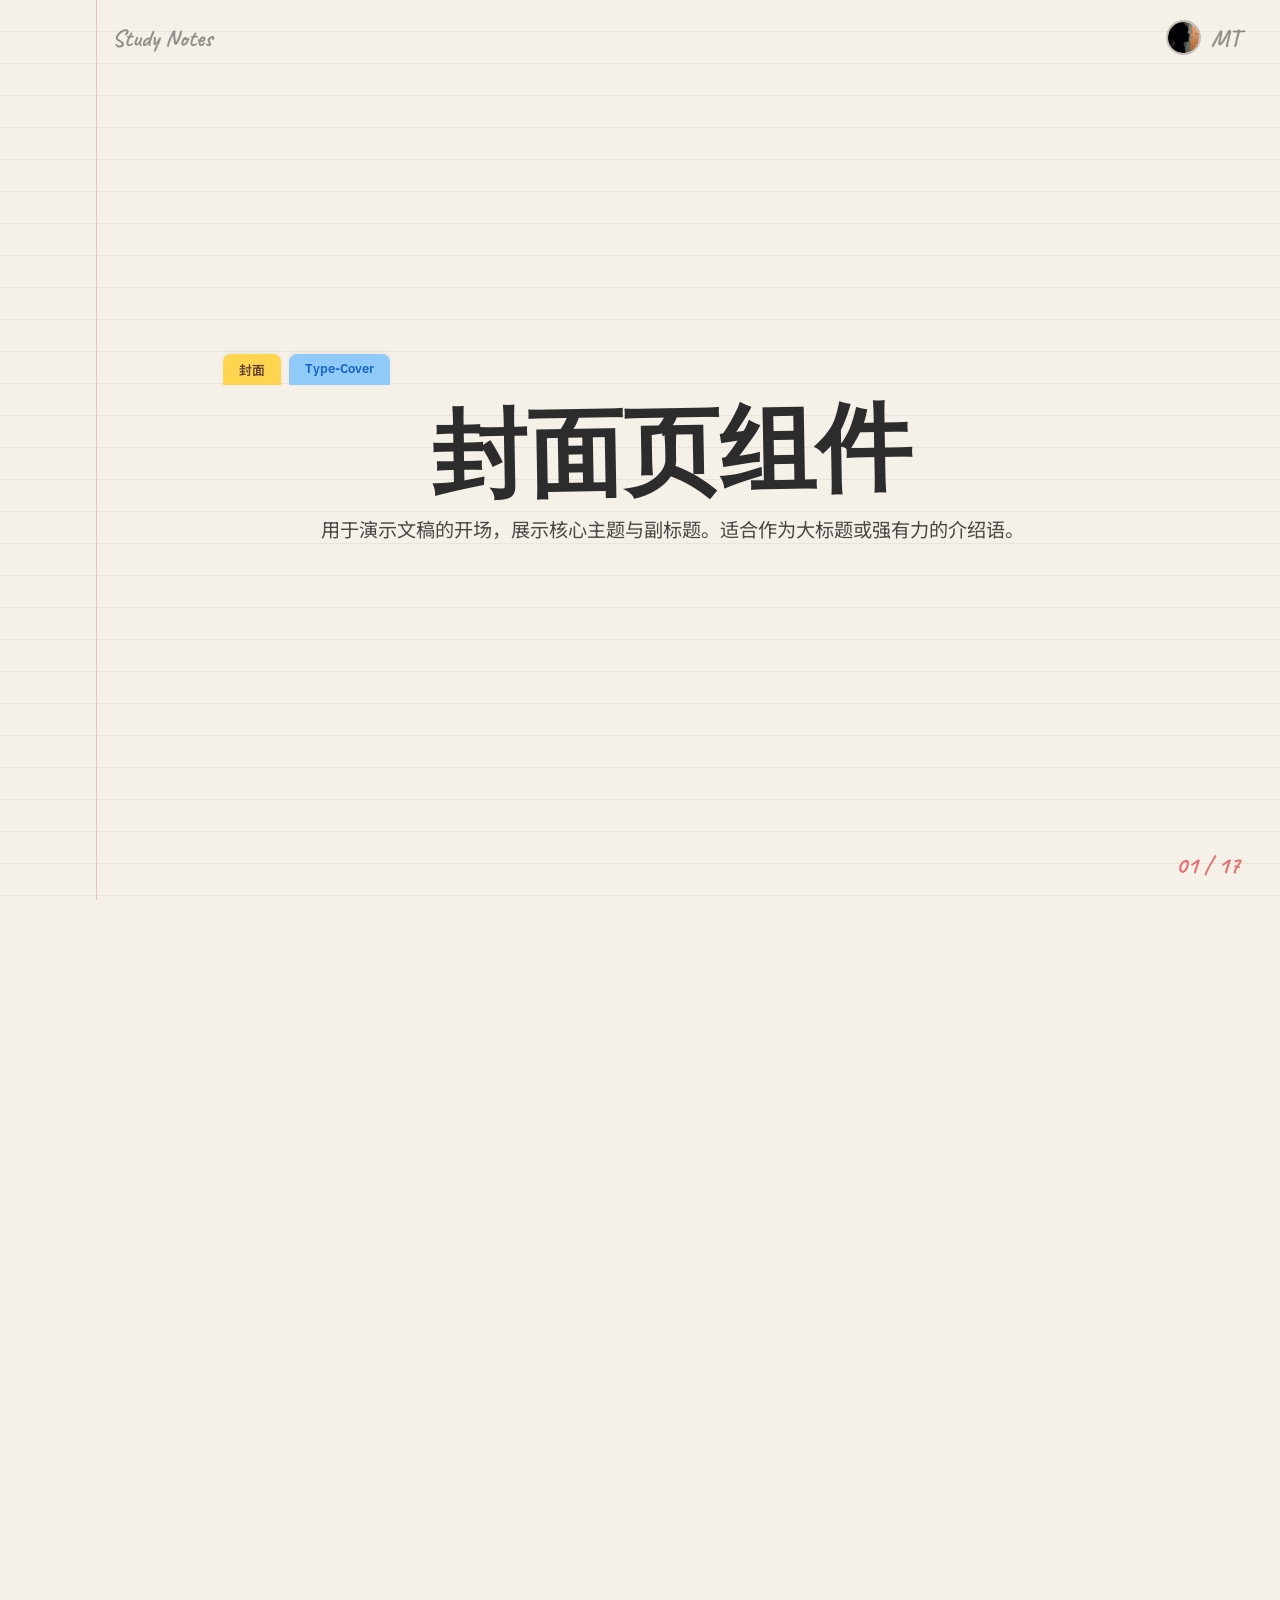
<file: ppt-studio/themes/notebook-tabs.html>
<!DOCTYPE html>
<html lang="zh-CN">
<head>
    <meta charset="UTF-8">
    <meta name="viewport" content="width=device-width, initial-scale=1.0">
    <title>Notebook Tabs PPT Components</title>
    <link href="https://fonts.googleapis.com/css2?family=Caveat:wght@400;700&family=IBM+Plex+Sans:wght@400;500;600&family=Noto+Sans+SC:wght@400;500;700&display=swap" rel="stylesheet">
    <style>
        * { margin: 0; padding: 0; box-sizing: border-box; }
        html, body {
            height: 100%;
            overflow-x: hidden;
            background: #f5f0e8;
            color: #2c2c2c;
            overflow: hidden !important; 
            font-family: 'IBM Plex Sans', 'Noto Sans SC', sans-serif;
            -webkit-font-smoothing: antialiased;
        }
        
        /* Ruled lines */
        body::before {
            content: ''; position: absolute; inset: 0;
            background: repeating-linear-gradient(transparent, transparent 31px, rgba(0,0,0,0.05) 31px, rgba(0,0,0,0.05) 32px);
            pointer-events: none; z-index: 0;
        }
        /* Left margin line */
        body::after {
            content: ''; position: absolute; left: clamp(3rem, 8vw, 6rem); top: 0; bottom: 0; width: 1px;
            background: rgba(220, 80, 80, 0.3); pointer-events: none; z-index: 0;
        }

        .slide {
            width: 100vw;
            height: 100vh;
            display: flex;
            flex-direction: column;
            align-items: center;
            justify-content: center;
            position: relative;
            overflow: hidden;
            z-index: 1;
        }

        /* Typography */
        h1, h2, h3, .cursive { font-family: 'Caveat', cursive; font-weight: 700; color: #2c2c2c; }
        h1 { font-size: clamp(3.5rem, 8vw, 6rem); transform: rotate(-1deg); line-height: 1.1; margin-bottom: 0.5rem; }
        h2 { font-size: clamp(2rem, 5vw, 3.5rem); margin-bottom: 1rem; }
        p { font-size: clamp(0.9rem, 1.5vw, 1.2rem); color: rgba(0,0,0,0.7); line-height: 1.6; }
        
        .content { 
            max-width: min(85vw, 1000px); width: 100%; 
            padding: clamp(1.5rem, 4vw, 4rem); 
            margin-left: clamp(2rem, 6vw, 4rem); /* Push past margin line */
            z-index: 2; position: relative; 
        }

        /* Tabs */
        .tabs { display: flex; gap: 8px; margin-bottom: 1rem; flex-wrap: wrap; }
        .tab { font-size: clamp(0.7rem, 1vw, 0.9rem); padding: 6px 16px; border-radius: 8px 8px 0 0; font-weight: 600; box-shadow: 0 -2px 5px rgba(0,0,0,0.05); }
        .tab.y { background: #FFD54F; color: #5D4037; }
        .tab.b { background: #90CAF9; color: #1565C0; }
        .tab.g { background: #A5D6A7; color: #2E7D32; }
        .tab.p { background: #CE93D8; color: #6A1B9A; }

        /* Checklist */
        .check { display: flex; flex-direction: column; gap: clamp(0.5rem, 1vw, 1rem); margin-top: 1rem; }
        .check-item { display: flex; align-items: flex-start; gap: 15px; font-size: clamp(0.9rem, 1.5vw, 1.2rem); color: rgba(0,0,0,0.8); }
        .check-item .box { width: 24px; height: 24px; border: 3px solid rgba(0,0,0,0.3); border-radius: 4px; flex-shrink: 0; margin-top: 3px; transform: rotate(-2deg); }
        .check-item.done .box { border-color: #2E7D32; position: relative; }
        .check-item.done .box::after { content: '✓'; color: #2E7D32; font-size: 24px; font-family: 'Caveat'; position: absolute; top: -10px; left: 2px; font-weight: 900; }

        /* Sticky note */
        .sticky { 
            background: #FFD54F; padding: clamp(1.5rem, 3vw, 2rem); border-radius: 2px; 
            box-shadow: 3px 5px 15px rgba(0,0,0,0.1); transform: rotate(2deg); position: relative;
        }
        .sticky.blue { background: #BBDEFB; transform: rotate(-2deg); }
        .sticky.green { background: #C8E6C9; transform: rotate(1deg); }
        .sticky.pink { background: #F8BBD0; transform: rotate(-3deg); }
        .sticky p { font-family: 'Caveat', cursive; font-size: clamp(1.2rem, 2vw, 1.6rem); color: #5D4037; line-height: 1.4; }
        .sticky::before {
            content: ''; position: absolute; top: -10px; left: 50%; transform: translateX(-50%);
            width: 40px; height: 15px; background: rgba(255,255,255,0.4); box-shadow: 0 1px 3px rgba(0,0,0,0.1);
        } /* Tape */

        /* Global Header / Footer */
        .global-header { position: fixed; top: 20px; left: clamp(4rem, 9vw, 7rem); right: 40px; display: flex; justify-content: space-between; align-items: center; z-index: 100; pointer-events: none; }
        .gh-title { font-family: 'Caveat', cursive; font-size: clamp(1.2rem, 2vw, 1.5rem); font-weight: 700; color: rgba(0,0,0,0.4); }
        .gh-right { display: flex; align-items: center; gap: 10px; }
        .gh-avatar-wrapper { width: 35px; height: 35px; border-radius: 50%; overflow: hidden; border: 2px solid rgba(0,0,0,0.2); transform: rotate(5deg); }
        .gh-avatar { width: 100%; height: 100%; object-fit: cover; }
        .gh-author { font-family: 'Caveat', cursive; font-size: clamp(1.2rem, 2vw, 1.5rem); font-weight: 700; color: rgba(0,0,0,0.4); }
        
        .global-footer { position: fixed; bottom: 20px; right: 40px; display: flex; justify-content: flex-end; z-index: 100; pointer-events: none; }
        .page-number-pill { font-family: 'Caveat', cursive; font-weight: 800; font-size: clamp(1.2rem, 2vw, 1.5rem); color: rgba(220,80,80,0.8); }
        .progress-bar { position: fixed; top: 0; left: 0; height: 5px; background: rgba(220,80,80,0.5); z-index: 1000; width: 0%; transition: width 0.3s; }

        /* --- Custom Diverse Components --- */
        
        /* 1. Cover */
        .type-cover .content { text-align: center; }

        /* 3. Message */
        .type-message .content { display: flex; justify-content: center; }
        .type-message .sticky { max-width: 600px; padding: 3rem; transform: rotate(-2deg); }

        /* 4. Question */
        .type-question .content { display: flex; align-items: center; gap: 40px; }
        .q-mark { font-family: 'Caveat'; font-size: clamp(8rem, 15vw, 12rem); color: rgba(220,80,80,0.8); font-weight: 700; line-height: 1; transform: rotate(-10deg); }

        /* 5. Split */
        .type-split .content { display: flex; gap: 50px; }
        .split-left { flex: 1; }
        .split-right { flex: 1; position: relative; }

        /* 6. Stats - Scattered Stickies */
        .type-stats .scatter-grid { display: flex; justify-content: space-between; margin-top: 2rem; flex-wrap: wrap; gap: 20px; }
        .type-stats .sticky { flex: 1; min-width: 200px; text-align: center; }
        .stat-num { font-family: 'Caveat'; font-size: clamp(3.5rem, 6vw, 5rem); color: #d32f2f; line-height: 1; margin-bottom: 0.5rem; }

        /* 7. Card Grid - Corkboard style */
        .type-card-grid .corkboard { display: flex; flex-wrap: wrap; gap: 20px; margin-top: 2rem; justify-content: center; }
        .type-card-grid .sticky { width: calc(50% - 20px); min-width: 250px; }

        /* 8. Terminal - Taped Snippet */
        .type-terminal .snippet-paper { background: #fafafa; border: 1px solid #ddd; padding: 2rem; border-radius: 2px; position: relative; margin-top: 2rem; box-shadow: 2px 2px 5px rgba(0,0,0,0.05); }
        .type-terminal .snippet-paper::before { content: ''; position: absolute; top: -12px; left: 20px; width: 60px; height: 25px; background: rgba(255,255,255,0.7); box-shadow: 0 1px 3px rgba(0,0,0,0.1); transform: rotate(-3deg); }
        .type-terminal .snippet-paper::after { content: ''; position: absolute; top: -12px; right: 20px; width: 60px; height: 25px; background: rgba(255,255,255,0.7); box-shadow: 0 1px 3px rgba(0,0,0,0.1); transform: rotate(4deg); }
        .terminal-body { font-family: 'Courier New', Courier, monospace; font-size: clamp(0.9rem, 1.4vw, 1.2rem); color: #333; line-height: 1.6; }

        /* 9. Comparison - T-Chart */
        .type-comparison .t-chart { display: flex; margin-top: 2rem; border-top: 3px solid #2c2c2c; }
        .t-col { flex: 1; padding: 2rem; }
        .t-col:first-child { border-right: 3px solid #2c2c2c; }
        .t-chart h3 { font-size: clamp(1.5rem, 2.5vw, 2rem); text-align: center; margin-bottom: 1rem; }

        /* 10. Flow - Scribbled Arrows */
        .type-flow .flow-container { display: flex; align-items: center; justify-content: space-between; margin-top: 3rem; flex-wrap: wrap; gap: 20px; }
        .type-flow .sticky { flex: 1; min-width: 150px; text-align: center; }
        .flow-arrow { font-family: 'Caveat'; font-size: 3rem; color: rgba(0,0,0,0.5); transform: rotate(5deg); }

        /* 11. Timeline - Margin line extension */
        .type-timeline .timeline-container { margin-top: 2rem; position: relative; padding-left: 30px; border-left: 3px solid rgba(0,0,0,0.2); border-radius: 20px 0 0 20px; }
        .tl-item { margin-bottom: 2rem; position: relative; }
        .tl-item::before { content: ''; position: absolute; left: -40px; top: 5px; width: 16px; height: 16px; border: 3px solid #d32f2f; background: #f5f0e8; border-radius: 50%; }
        .tl-date { font-family: 'Caveat'; font-size: 1.5rem; color: #d32f2f; font-weight: 700; }

        /* 12. Quote */
        .type-quote .content { text-align: center; }
        .type-quote h2 { font-size: clamp(2.5rem, 6vw, 5rem); line-height: 1.3; color: #2c2c2c; }
        .type-quote p { font-family: 'Caveat'; font-size: clamp(1.5rem, 3vw, 2.5rem); margin-top: 1rem; color: rgba(220,80,80,0.8); }

        /* 13. Image Text - Polaroid */
        .type-image-text .content { display: flex; gap: 40px; align-items: center; }
        .polaroid { background: white; padding: 10px 10px 30px 10px; box-shadow: 2px 4px 12px rgba(0,0,0,0.15); transform: rotate(-3deg); flex: 1; max-width: 400px; }
        .polaroid-img { width: 100%; height: 250px; background: #ddd; border: 1px solid rgba(0,0,0,0.1); display: flex; align-items: center; justify-content: center; color: rgba(0,0,0,0.3); }
        .polaroid-caption { font-family: 'Caveat'; text-align: center; margin-top: 10px; font-size: 1.2rem; color: #555; }
        .it-text { flex: 1; }

        /* 14. List */
        .type-list .check { margin-top: 2rem; }

        /* 15. Team - ID Cards clipped */
        .type-team .team-grid { display: flex; gap: 30px; margin-top: 3rem; justify-content: center; flex-wrap: wrap; }
        .id-card { background: white; border: 1px solid #ccc; border-radius: 8px; padding: 20px; width: 200px; text-align: center; box-shadow: 2px 2px 8px rgba(0,0,0,0.1); position: relative; }
        .id-card::before { content: '📎'; position: absolute; top: -15px; left: 50%; transform: translateX(-50%); font-size: 2rem; }
        .id-avatar { width: 80px; height: 80px; background: #e0e0e0; border-radius: 50%; margin: 0 auto 10px; display: flex; align-items: center; justify-content: center; font-family: 'Caveat'; font-size: 2rem; color: #777; }

        /* 16. Gallery - Polaroid Grid */
        .type-gallery .gallery-grid { display: flex; flex-wrap: wrap; gap: 30px; margin-top: 2rem; justify-content: center; }
        .type-gallery .polaroid { width: 250px; transform: rotate(2deg); }
        .type-gallery .polaroid:nth-child(even) { transform: rotate(-4deg); }

        /* 17. End */
        .type-end .content { text-align: center; }
        .type-end h1 { font-size: clamp(5rem, 12vw, 8rem); color: #d32f2f; margin-bottom: 2rem; }

    </style>
</head>
<body>
    <div class="progress-bar" id="progressBar"></div>

    <!-- Global Header -->
    <div class="global-header">
        <div class="gh-left">
            <span class="gh-title">Study Notes</span>
        </div>
        <div class="gh-right">
            <div class="gh-avatar-wrapper">
                <img src="[data-uri]" alt="Avatar" class="gh-avatar">
            </div>
            <span class="gh-author">MT</span>
        </div>
    </div>

    <!-- Global Footer -->
    <div class="global-footer">
        <div class="page-number-pill">
            <span id="currentPage">01</span> / <span id="totalPages">17</span>
        </div>
    </div>

    
    <div id="slides-wrapper" style="transition: transform 0.6s cubic-bezier(0.83, 0, 0.17, 1); height: 100vh; width: 100vw;">
        <section class="slide type-cover">
            <div class="content">
                <div class="tabs">
                    <span class="tab y">封面</span>
                    <span class="tab b">Type-Cover</span>
                </div>
                <h1>封面页组件</h1>
                <p>用于演示文稿的开场，展示核心主题与副标题。适合作为大标题或强有力的介绍语。</p>
            </div>
        </section>

        <section class="slide type-title">
            <div class="content" style="text-align: center;">
                <h2>Type-Title 章节标题</h2>
                <div class="tabs" style="justify-content: center;">
                    <span class="tab p">承上启下</span>
                    <span class="tab g">开启新篇章</span>
                </div>
                <p style="margin-top: 10px;">用于标志着新章节、新话题或核心模块的开始。</p>
            </div>
        </section>

        <section class="slide type-message">
            <div class="content">
                <div class="sticky">
                    <h2>Type-Message</h2>
                    <p style="margin-top: 10px;">用于突出显示一句核心金句、重要结论或关键观点，剥离多余元素，让观众一眼记住。</p>
                </div>
            </div>
        </section>

        <section class="slide type-question">
            <div class="content">
                <div class="q-mark">?</div>
                <div>
                    <h2>Type-Question 提问引导</h2>
                    <p>抛出一个引人深思的问题，用来引发观众思考，作为后续复杂解答或揭晓答案前的铺垫。</p>
                </div>
            </div>
        </section>

        <section class="slide type-split">
            <div class="content">
                <div class="split-left">
                    <div class="tabs"><span class="tab y">图文</span></div>
                    <h2>Type-Split 分栏</h2>
                    <p>经典的图文分栏结构。左侧通常放置说明性的大段文字，右侧则适合放置辅助性元素，用于并列关系的讲解。</p>
                </div>
                <div class="split-right">
                    <div class="sticky green" style="margin-bottom: 20px;">
                        <p>左侧：理论与描述</p>
                    </div>
                    <div class="sticky pink" style="margin-left: 20px;">
                        <p>右侧：案例与数据</p>
                    </div>
                </div>
            </div>
        </section>

        <section class="slide type-stats">
            <div class="content">
                <h2>Type-Stats 核心数据</h2>
                <p>用于直观展示关键数据指标、里程碑或百分比。大字号的数据比长篇大论更有说服力。</p>
                <div class="scatter-grid">
                    <div class="sticky y">
                        <div class="stat-num">99%</div>
                        <p>成功率</p>
                    </div>
                    <div class="sticky blue" style="transform: rotate(-4deg); margin-top: 20px;">
                        <div class="stat-num">3X</div>
                        <p>业绩增长</p>
                    </div>
                    <div class="sticky green" style="transform: rotate(3deg);">
                        <div class="stat-num">10K+</div>
                        <p>活跃用户</p>
                    </div>
                </div>
            </div>
        </section>

        <section class="slide type-card-grid">
            <div class="content">
                <div class="tabs"><span class="tab p">特写</span></div>
                <h2>Type-Card-Grid 特性网格</h2>
                <p>适合展示 4 个并列的特征、优势、服务内容或总结要点。</p>
                <div class="corkboard">
                    <div class="sticky pink"><p>特性 A 说明</p></div>
                    <div class="sticky blue"><p>特性 B 说明</p></div>
                    <div class="sticky green"><p>特性 C 说明</p></div>
                    <div class="sticky y"><p>特性 D 说明</p></div>
                </div>
            </div>
        </section>

        <section class="slide type-terminal">
            <div class="content">
                <h2>Type-Terminal 代码终端</h2>
                <p>专门用于展示命令行输入、代码片段、系统日志或技术架构，增加专业感。</p>
                <div class="snippet-paper">
                    <div class="terminal-body">
                        <div>$ npm install @components/terminal</div>
                        <div style="margin-top: 10px;">> Running install scripts...</div>
                        <div style="margin-top: 10px; color: #2E7D32;">> Success! Type-Terminal is ready.</div>
                    </div>
                </div>
            </div>
        </section>

        <section class="slide type-comparison">
            <div class="content">
                <h2>Type-Comparison 对比冲突</h2>
                <p>极具视觉冲击力的左右对比结构。适合用于展示“优与劣”、“过去与未来”。</p>
                <div class="t-chart">
                    <div class="t-col">
                        <div class="tabs" style="justify-content: center;"><span class="tab b">传统方案</span></div>
                        <div class="check">
                            <div class="check-item"><div class="box"></div>效率低下</div>
                            <div class="check-item"><div class="box"></div>成本高昂</div>
                        </div>
                    </div>
                    <div class="t-col">
                        <div class="tabs" style="justify-content: center;"><span class="tab y">创新方案</span></div>
                        <div class="check">
                            <div class="check-item done"><div class="box"></div>极速响应</div>
                            <div class="check-item done"><div class="box"></div>降本增效</div>
                        </div>
                    </div>
                </div>
            </div>
        </section>

        <section class="slide type-flow">
            <div class="content">
                <h2>Type-Flow 步骤流程</h2>
                <p>用于说明从 A 到 B 再到 C 的线性发展过程、操作指南或业务流转闭环。</p>
                <div class="flow-container">
                    <div class="sticky blue"><p>1. 发现问题</p></div>
                    <div class="flow-arrow">➔</div>
                    <div class="sticky y"><p>2. 制定方案</p></div>
                    <div class="flow-arrow">➔</div>
                    <div class="sticky green"><p>3. 落地执行</p></div>
                </div>
            </div>
        </section>

        <section class="slide type-timeline">
            <div class="content">
                <h2>Type-Timeline 时间轴</h2>
                <div class="timeline-container">
                    <div class="tl-item">
                        <div class="tl-date">节点 01</div>
                        <p>用于展示项目进度、历史沿革或纵向时间节点。</p>
                    </div>
                    <div class="tl-item">
                        <div class="tl-date">节点 02</div>
                        <p>展示版本更新历史或未来的战略规划。</p>
                    </div>
                </div>
            </div>
        </section>

        <section class="slide type-quote">
            <div class="content">
                <h2>"Type-Quote 名人名言"</h2>
                <p>— 引用权威语录或重要评价，增加说服力。</p>
            </div>
        </section>

        <section class="slide type-image-text">
            <div class="content">
                <div class="polaroid">
                    <div class="polaroid-img">Photo</div>
                    <div class="polaroid-caption">Type-Image-Text</div>
                </div>
                <div class="it-text">
                    <div class="tabs"><span class="tab g">图文混排</span></div>
                    <h2>沉浸图文解说</h2>
                    <p>侧重视觉体验。左侧适合放置高质量产品图或照片，右侧进行结构化的详细解说，做到图文并茂。</p>
                </div>
            </div>
        </section>

        <section class="slide type-list">
            <div class="content">
                <h2>Type-List 强调列表</h2>
                <p>当你有 3-5 条重要的待办事项或条件时，使用清晰的列表进行逐条强调。</p>
                <div class="check">
                    <div class="check-item done"><div class="box"></div>第一条：展示明确的结论。</div>
                    <div class="check-item done"><div class="box"></div>第二条：罗列清晰的条件。</div>
                    <div class="check-item"><div class="box"></div>第三条：列出待办的任务清单。</div>
                </div>
            </div>
        </section>

        <section class="slide type-team">
            <div class="content">
                <div class="tabs" style="justify-content: center;"><span class="tab p">Type-Team</span></div>
                <h2 style="text-align: center;">团队介绍</h2>
                <p style="text-align: center; margin-bottom: 20px;">用于展示项目的核心成员、演讲嘉宾，建立观众信任感。</p>
                <div class="team-grid">
                    <div class="id-card">
                        <div class="id-avatar">A</div>
                        <p class="cursive">讲师 A</p>
                        <p style="font-size: 0.9rem;">资深架构师</p>
                    </div>
                    <div class="id-card" style="transform: rotate(2deg);">
                        <div class="id-avatar">B</div>
                        <p class="cursive">讲师 B</p>
                        <p style="font-size: 0.9rem;">视觉设计师</p>
                    </div>
                </div>
            </div>
        </section>

        <section class="slide type-gallery">
            <div class="content">
                <h2 style="text-align: center;">Type-Gallery 图片画廊</h2>
                <p style="text-align: center;">用于并列展示多张具有冲击力的图片，如产品矩阵、设计灵感或成功案例。</p>
                <div class="gallery-grid">
                    <div class="polaroid"><div class="polaroid-img">Img</div><div class="polaroid-caption">场景 A</div></div>
                    <div class="polaroid"><div class="polaroid-img">Img</div><div class="polaroid-caption">场景 B</div></div>
                    <div class="polaroid"><div class="polaroid-img">Img</div><div class="polaroid-caption">场景 C</div></div>
                </div>
            </div>
        </section>

        <section class="slide type-end">
            <div class="content">
                <h1 style="transform: rotate(-5deg);">Type-End!</h1>
                <p class="cursive" style="font-size: 2rem;">演示的完美收尾，包含感谢语与 Call to Action</p>
            </div>
        </section>
    </div>


    <script>
        // Presentation Logic
        const slides = document.querySelectorAll('.slide');
        const progressBar = document.getElementById('progressBar');
                let currentSlideIndex = 0;

        // Setup page numbers
        const currentPageEl = document.getElementById('currentPage');
        const totalPagesEl = document.getElementById('totalPages');
        totalPagesEl.textContent = String(slides.length).padStart(2, '0');

        
        
        let isScrolling = false;
        const slidesWrapper = document.getElementById('slides-wrapper');

        function updateProgress(index) {
            const progress = (index / (slides.length - 1)) * 100;
            progressBar.style.width = progress + '%';
            currentPageEl.textContent = String(index + 1).padStart(2, '0');
            currentSlideIndex = index;
        }

        function scrollToSlide(index) {
            if (index >= 0 && index < slides.length) {
                isScrolling = true;
                
                // Use transform for precise, smooth full-page flip
                slidesWrapper.style.transform = `translateY(-${index * 100}vh)`;
                
                updateProgress(index);
                
                // Release scroll lock after transition duration (600ms + 100ms buffer)
                setTimeout(() => {
                    isScrolling = false;
                }, 700);
            }
        }

        // Mouse wheel precise scroll
        window.addEventListener('wheel', (e) => {
            if (isScrolling) return;
            
            // Allow small movements to not trigger
            if (Math.abs(e.deltaY) > 20) {
                if (e.deltaY > 0) {
                    scrollToSlide(currentSlideIndex + 1);
                } else {
                    scrollToSlide(currentSlideIndex - 1);
                }
            }
        }, { passive: true });

        // Touch swipe precise scroll
        let touchStartY = 0;
        let touchEndY = 0;
        
        window.addEventListener('touchstart', (e) => {
            touchStartY = e.changedTouches[0].screenY;
        }, { passive: true });
        
        window.addEventListener('touchend', (e) => {
            touchEndY = e.changedTouches[0].screenY;
            handleSwipe();
        }, { passive: true });
        
        function handleSwipe() {
            if (isScrolling) return;
            const threshold = 50;
            if (touchStartY - touchEndY > threshold) {
                scrollToSlide(currentSlideIndex + 1);
            } else if (touchEndY - touchStartY > threshold) {
                scrollToSlide(currentSlideIndex - 1);
            }
        }

        // Keyboard navigation
        document.addEventListener('keydown', (e) => {
            if (e.key === 'ArrowDown' || e.key === 'ArrowRight' || e.key === 'PageDown' || e.key === ' ') {
                e.preventDefault();
                scrollToSlide(currentSlideIndex + 1);
            } else if (e.key === 'ArrowUp' || e.key === 'ArrowLeft' || e.key === 'PageUp') {
                e.preventDefault();
                scrollToSlide(currentSlideIndex - 1);
            } else if (e.key === 'Home') {
                e.preventDefault();
                scrollToSlide(0);
            } else if (e.key === 'End') {
                e.preventDefault();
                scrollToSlide(slides.length - 1);
            }
        });
    </script>
</body>
</html>
</file>
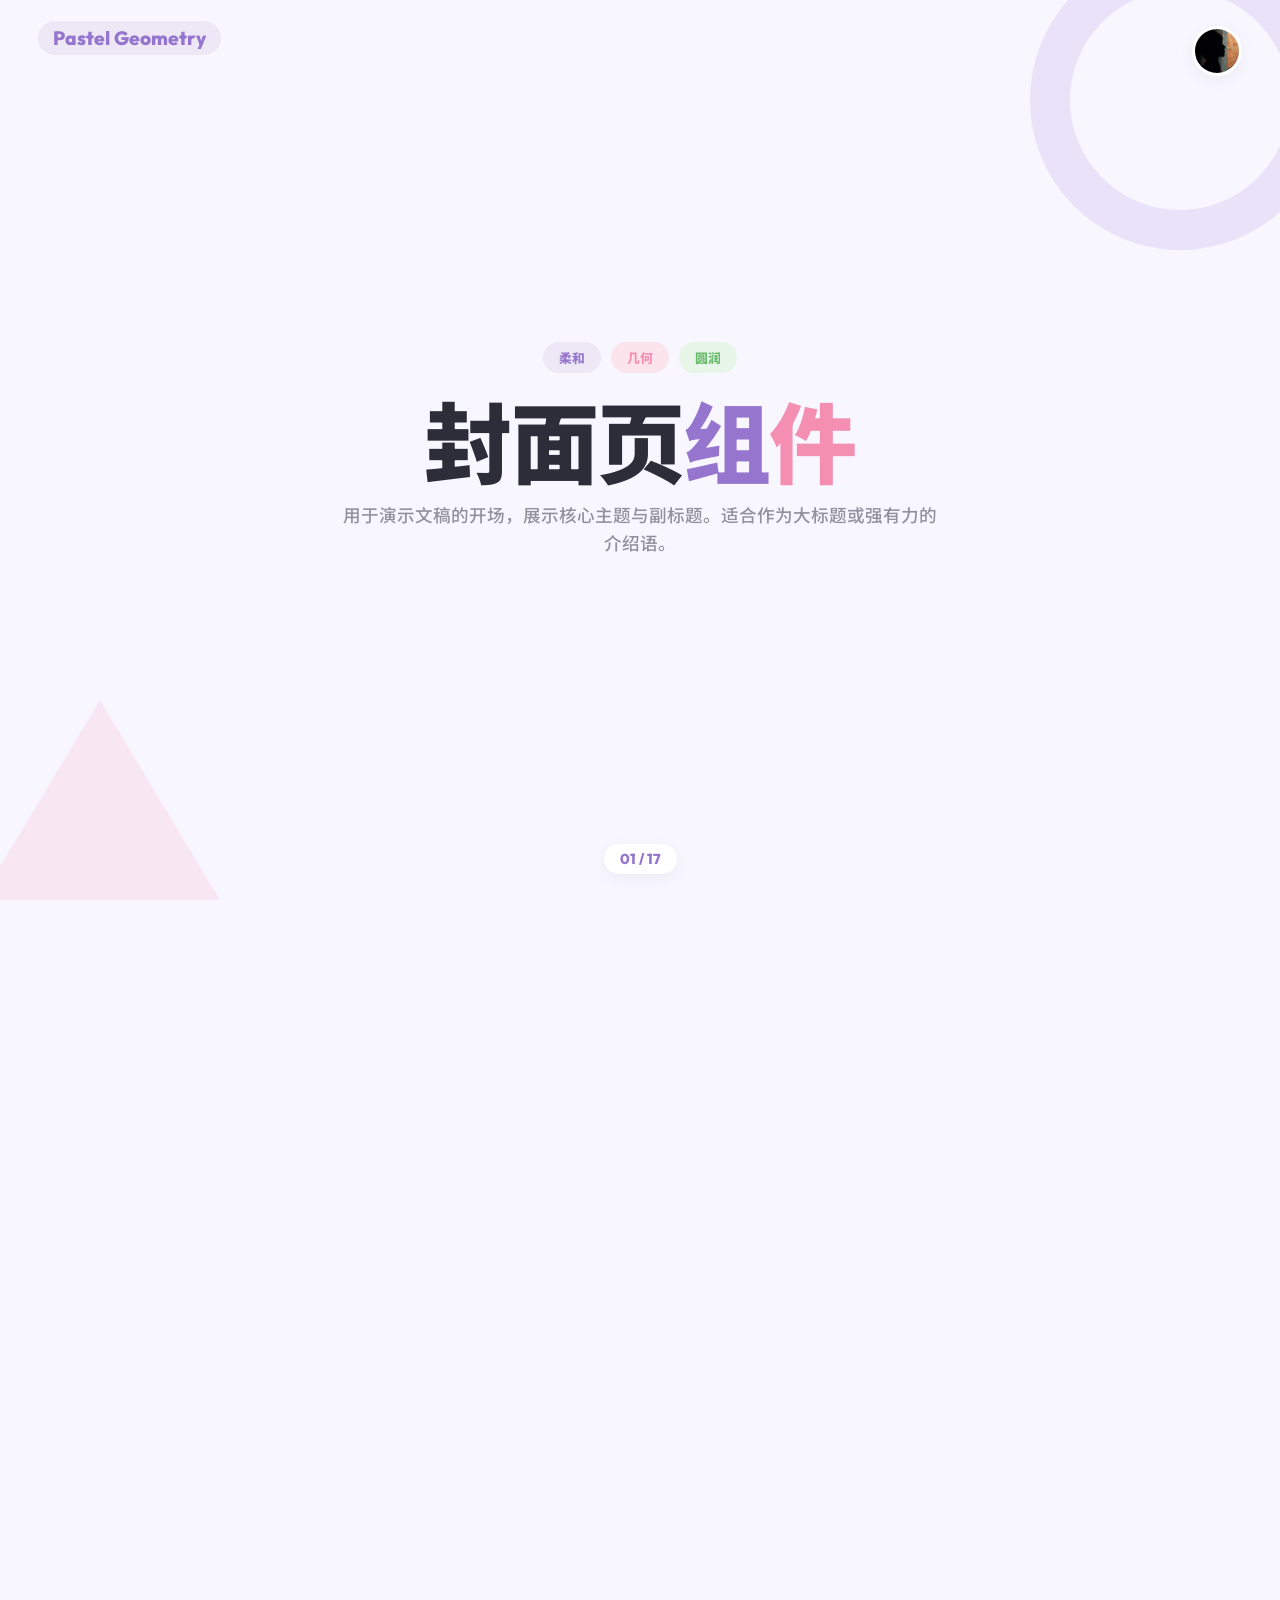
<file: ppt-studio/themes/pastel-geometry.html>
<!DOCTYPE html>
<html lang="zh-CN">
<head>
    <meta charset="UTF-8">
    <meta name="viewport" content="width=device-width, initial-scale=1.0">
    <title>Pastel Geometry PPT Components</title>
    <link href="https://fonts.googleapis.com/css2?family=Outfit:wght@300;400;600;800;900&family=Noto+Sans+SC:wght@400;500;700;900&display=swap" rel="stylesheet">
    <style>
        * { margin: 0; padding: 0; box-sizing: border-box; }
        html, body {
            height: 100%;
            overflow-x: hidden;
            background: #f8f6ff;
            color: #2d2d3a;
            overflow: hidden !important; 
            font-family: 'Outfit', 'Noto Sans SC', sans-serif;
            -webkit-font-smoothing: antialiased;
        }
        
        .slide {
            width: 100vw;
            height: 100vh;
            display: flex;
            flex-direction: column;
            align-items: center;
            justify-content: center;
            position: relative;
            overflow: hidden;
            z-index: 1;
        }

        :root {
            --pastel-purple: #9575cd;
            --pastel-purple-light: #ede7f6;
            --pastel-pink: #f48fb1;
            --pastel-pink-light: #fce4ec;
            --pastel-green: #66bb6a;
            --pastel-green-light: #e8f5e9;
            --pastel-blue: #42a5f5;
            --pastel-blue-light: #e3f2fd;
            --bg-color: #f8f6ff;
            --text-dark: #2d2d3a;
            --text-muted: rgba(45,45,58,0.5);
            --card-shadow: 0 10px 40px rgba(149,117,205,0.08);
        }

        /* Typography */
        h1 { font-size: clamp(3rem, 7vw, 5.5rem); font-weight: 900; line-height: 1.1; margin-bottom: 0.5rem; letter-spacing: -0.02em; }
        h1 .p { color: var(--pastel-purple); }
        h1 .pk { color: var(--pastel-pink); }
        h2 { font-size: clamp(1.8rem, 4vw, 3rem); font-weight: 800; margin-bottom: 1rem; color: var(--text-dark); }
        p { font-size: clamp(0.9rem, 1.4vw, 1.1rem); color: var(--text-muted); line-height: 1.6; font-weight: 500; max-width: 600px; }
        
        .content { max-width: min(90vw, 1000px); width: 100%; z-index: 10; position: relative; }

        /* Global Header & Footer */
        .progress-bar {
            position: fixed; top: 0; left: 0; height: 4px;
            background: linear-gradient(90deg, var(--pastel-purple), var(--pastel-pink));
            z-index: 1000; width: 0%; transition: width 0.3s;
        }
        .global-header {
            position: fixed; top: 0; left: 0; right: 0; padding: clamp(1rem, 2vw, 2rem) clamp(1.5rem, 3vw, 3rem);
            display: flex; justify-content: space-between; align-items: flex-start; z-index: 100; pointer-events: none;
        }
        .gh-title { font-weight: 800; font-size: clamp(1rem, 1.5vw, 1.2rem); color: var(--pastel-purple); background: var(--pastel-purple-light); padding: 5px 15px; border-radius: 100px; }
        .gh-right { display: flex; flex-direction: column; align-items: flex-end; gap: 8px; }
        .gh-avatar-wrapper { width: clamp(40px, 4vw, 50px); height: clamp(40px, 4vw, 50px); border-radius: 50%; overflow: hidden; border: 3px solid #fff; box-shadow: 0 4px 15px rgba(0,0,0,0.05); }
        .gh-avatar { width: 100%; height: 100%; object-fit: cover; }
        .gh-author { font-size: clamp(0.7rem, 1vw, 0.8rem); font-weight: 800; color: var(--pastel-purple); letter-spacing: 1px; }
        
        .global-footer {
            position: fixed; bottom: 0; left: 0; right: 0; padding: clamp(1rem, 2vw, 2rem) clamp(1.5rem, 3vw, 3rem);
            display: flex; justify-content: center; align-items: flex-end; z-index: 100; pointer-events: none;
        }
        .page-number-pill {
            background: #fff; padding: 6px 16px; border-radius: 100px;
            font-size: clamp(0.8rem, 1.2vw, 0.9rem); font-weight: 800; color: var(--pastel-purple);
            box-shadow: 0 4px 15px rgba(0,0,0,0.05);
        }

        /* Common Elements */
        .gcard { background: #fff; border-radius: 24px; padding: 2rem; box-shadow: var(--card-shadow); }
        .pill { display: inline-flex; align-items: center; justify-content: center; font-size: 0.8rem; font-weight: 800; padding: 6px 16px; border-radius: 100px; }
        .pill.p { background: var(--pastel-purple-light); color: var(--pastel-purple); }
        .pill.pk { background: var(--pastel-pink-light); color: var(--pastel-pink); }
        .pill.g { background: var(--pastel-green-light); color: var(--pastel-green); }
        .pill.b { background: var(--pastel-blue-light); color: var(--pastel-blue); }

        /* Geometric Decorations */
        .geo { position: absolute; pointer-events: none; opacity: 0.15; }
        .geo.circle { width: 300px; height: 300px; border-radius: 50%; border: 40px solid var(--pastel-purple); top: -50px; right: -50px; }
        .geo.tri { width: 0; height: 0; border-left: 150px solid transparent; border-right: 150px solid transparent; border-bottom: 250px solid var(--pastel-pink); bottom: -50px; left: -50px; }
        .geo.rect { width: 200px; height: 200px; background: var(--pastel-green); border-radius: 30px; transform: rotate(15deg); top: 20%; right: 10%; opacity: 0.1; }

        /* 1. Cover */
        .type-cover .content { display: flex; flex-direction: column; align-items: center; text-align: center; }
        .type-cover .pills-row { display: flex; gap: 10px; margin-bottom: 1.5rem; }

        /* 2. Title */
        .type-title .title-card { text-align: center; position: relative; }
        .type-title .title-card::before { content: ''; position: absolute; width: 100px; height: 100px; background: var(--pastel-blue); border-radius: 50%; top: -30px; left: -30px; opacity: 0.2; z-index: -1; }
        .type-title .title-card::after { content: ''; position: absolute; width: 80px; height: 80px; background: var(--pastel-pink); border-radius: 20px; transform: rotate(20deg); bottom: -20px; right: -20px; opacity: 0.2; z-index: -1; }

        /* 3. Message */
        .type-message .msg-pill { background: #fff; border-radius: 100px; padding: 3rem 5rem; box-shadow: var(--card-shadow); text-align: center; border: 4px solid var(--pastel-purple-light); }
        .type-message h2 { margin: 0; font-size: clamp(2rem, 5vw, 3.5rem); color: var(--pastel-purple); }

        /* 4. Question */
        .type-question .content { display: flex; align-items: center; justify-content: center; gap: 4rem; }
        .q-mark-bg { position: relative; width: 200px; height: 200px; background: var(--pastel-pink-light); border-radius: 50%; display: flex; align-items: center; justify-content: center; }
        .q-mark { font-size: 8rem; font-weight: 900; color: var(--pastel-pink); line-height: 1; }
        
        /* 5. Split */
        .type-split .content { display: flex; gap: 40px; align-items: center; }
        .split-left { flex: 1; }
        .split-right { flex: 1; display: flex; flex-direction: column; gap: 20px; }
        .split-right .gcard { border-left: 6px solid var(--pastel-blue); padding: 1.5rem; }
        .split-right .gcard:nth-child(2) { border-left: 6px solid var(--pastel-green); margin-left: 30px; }

        /* 6. Stats */
        .type-stats .stat-row { display: flex; justify-content: center; gap: 40px; margin-top: 3rem; }
        .stat-circle { width: 180px; height: 180px; background: #fff; border-radius: 50%; display: flex; flex-direction: column; align-items: center; justify-content: center; box-shadow: var(--card-shadow); border: 8px solid var(--pastel-purple-light); transition: transform 0.3s; }
        .stat-circle:hover { transform: translateY(-10px); }
        .stat-circle:nth-child(2) { border-color: var(--pastel-pink-light); }
        .stat-circle:nth-child(3) { border-color: var(--pastel-green-light); }
        .stat-num { font-size: 3rem; font-weight: 900; color: var(--text-dark); line-height: 1; }

        /* 7. Card Grid */
        .grid-2x2 { display: grid; grid-template-columns: 1fr 1fr; gap: 30px; margin-top: 2rem; }
        .grid-2x2 .gcard { position: relative; overflow: hidden; }
        .grid-2x2 .gcard::before { content: ''; position: absolute; top: 0; right: 0; width: 60px; height: 60px; background: var(--pastel-blue-light); border-radius: 0 0 0 100%; transition: width 0.3s, height 0.3s; }
        .grid-2x2 .gcard:hover::before { width: 100px; height: 100px; }

        /* 8. Terminal */
        .type-terminal .mac-window { background: #fff; border-radius: 20px; box-shadow: var(--card-shadow); margin-top: 2rem; overflow: hidden; border: 2px solid rgba(0,0,0,0.03); }
        .mac-header { background: var(--pastel-purple-light); padding: 12px 20px; display: flex; gap: 8px; }
        .mac-dot { width: 12px; height: 12px; border-radius: 50%; }
        .mac-dot:nth-child(1) { background: var(--pastel-pink); }
        .mac-dot:nth-child(2) { background: var(--pastel-green); }
        .mac-dot:nth-child(3) { background: var(--pastel-blue); }
        .mac-body { padding: 2rem; font-family: monospace; font-size: 1.1rem; font-weight: 600; color: var(--pastel-purple); }

        /* 9. Comparison */
        .type-comparison .comp-row { display: flex; justify-content: center; align-items: stretch; margin-top: 3rem; }
        .comp-card { flex: 1; max-width: 400px; background: #fff; border-radius: 30px; padding: 3rem 2rem; text-align: center; box-shadow: var(--card-shadow); }
        .comp-card.left { border: 4px solid var(--pastel-blue-light); border-right: none; border-radius: 30px 0 0 30px; }
        .comp-card.right { border: 4px solid var(--pastel-pink-light); border-left: none; border-radius: 0 30px 30px 0; }
        .comp-card h3 { font-size: 1.8rem; font-weight: 800; margin-bottom: 1.5rem; }
        .comp-card.left h3 { color: var(--pastel-blue); }
        .comp-card.right h3 { color: var(--pastel-pink); }
        .comp-vs { width: 60px; height: 60px; background: var(--pastel-purple); color: #fff; border-radius: 50%; display: flex; align-items: center; justify-content: center; font-weight: 900; font-size: 1.2rem; z-index: 10; margin: auto -30px; border: 4px solid #fff; }

        /* 10. Flow */
        .type-flow .flow-row { display: flex; align-items: center; justify-content: center; margin-top: 3rem; }
        .flow-pill { background: #fff; padding: 1.5rem 2rem; border-radius: 100px; box-shadow: var(--card-shadow); text-align: center; min-width: 180px; }
        .flow-pill h3 { margin: 0; color: var(--pastel-purple); }
        .flow-line { flex: 1; height: 4px; background: repeating-linear-gradient(90deg, var(--pastel-purple-light), var(--pastel-purple-light) 10px, transparent 10px, transparent 20px); max-width: 100px; }

        /* 11. Timeline */
        .type-timeline .tl-container { position: relative; margin-top: 3rem; padding-left: 60px; }
        .tl-container::before { content: ''; position: absolute; left: 24px; top: 0; bottom: 0; width: 4px; background: var(--pastel-purple-light); border-radius: 4px; }
        .tl-item { position: relative; margin-bottom: 3rem; }
        .tl-dot { position: absolute; left: -46px; top: 20px; width: 20px; height: 20px; background: #fff; border: 5px solid var(--pastel-purple); border-radius: 50%; }
        .tl-item:nth-child(2) .tl-dot { border-color: var(--pastel-pink); }

        /* 12. Quote */
        .type-quote .q-container { position: relative; text-align: center; }
        .huge-quote { position: absolute; font-size: 15rem; color: var(--pastel-blue-light); font-weight: 900; line-height: 0; top: 50px; left: 50%; transform: translateX(-50%); z-index: -1; }

        /* 13. Image Text */
        .type-image-text .img-wrapper { flex: 1; height: 350px; background: var(--pastel-purple-light); border-radius: 30px; display: flex; align-items: center; justify-content: center; position: relative; box-shadow: var(--card-shadow); }
        .type-image-text .img-wrapper::after { content: ''; position: absolute; inset: -15px; border: 2px dashed var(--pastel-purple); border-radius: 40px; opacity: 0.3; }

        /* 14. List */
        .type-list .list-col { display: flex; flex-direction: column; gap: 20px; margin-top: 2rem; }
        .list-box { display: flex; align-items: center; gap: 20px; background: #fff; padding: 1rem; border-radius: 20px; box-shadow: var(--card-shadow); }
        .list-num-sq { width: 60px; height: 60px; background: var(--pastel-green-light); color: var(--pastel-green); border-radius: 16px; display: flex; align-items: center; justify-content: center; font-size: 1.5rem; font-weight: 900; }
        .list-box:nth-child(2) .list-num-sq { background: var(--pastel-blue-light); color: var(--pastel-blue); }

        /* 15. Team */
        .type-team .team-row { display: flex; justify-content: center; gap: 40px; margin-top: 5rem; }
        .t-card { background: #fff; padding: 4rem 2rem 2rem; border-radius: 30px; box-shadow: var(--card-shadow); text-align: center; position: relative; width: 250px; }
        .t-avatar { position: absolute; width: 100px; height: 100px; background: var(--pastel-pink-light); border: 5px solid #fff; border-radius: 50%; top: -50px; left: 50%; transform: translateX(-50%); display: flex; align-items: center; justify-content: center; font-size: 2rem; font-weight: 900; color: var(--pastel-pink); box-shadow: var(--card-shadow); }
        .t-card:nth-child(2) .t-avatar { background: var(--pastel-blue-light); color: var(--pastel-blue); }

        /* 16. Gallery */
        .type-gallery .gal-grid { display: grid; grid-template-columns: repeat(3, 1fr); gap: 20px; margin-top: 3rem; }
        .gal-item { height: 200px; background: #fff; border-radius: 24px; box-shadow: var(--card-shadow); border: 4px solid var(--pastel-purple-light); transition: transform 0.3s, border-color 0.3s; }
        .gal-item:hover { transform: scale(1.05); border-color: var(--pastel-purple); }

        /* 17. End */
        .type-end .end-circle { width: 400px; height: 400px; background: #fff; border-radius: 50%; display: flex; flex-direction: column; align-items: center; justify-content: center; box-shadow: 0 20px 60px rgba(244,143,177,0.15); border: 10px solid var(--pastel-pink-light); }

    </style>
</head>
<body>
    <div class="progress-bar" id="progressBar"></div>

    <div class="global-header">
        <div class="gh-left"><span class="gh-title">Pastel Geometry</span></div>
        <div class="gh-right">
            <div class="gh-avatar-wrapper">
                <img src="[data-uri]" alt="Avatar" class="gh-avatar">
            </div>
        </div>
    </div>

    <div class="global-footer">
        <div class="page-number-pill"><span id="currentPage">01</span> / <span id="totalPages">17</span></div>
    </div>

    <div id="slides-wrapper" style="transition: transform 0.6s cubic-bezier(0.83, 0, 0.17, 1); height: 100vh; width: 100vw;">
        
        <!-- 1. Cover -->
        <section class="slide type-cover">
            <div class="geo circle"></div><div class="geo tri"></div>
            <div class="content">
                <div class="pills-row">
                    <span class="pill p">柔和</span><span class="pill pk">几何</span><span class="pill g">圆润</span>
                </div>
                <h1>封面页<span class="p">组</span><span class="pk">件</span></h1>
                <p style="margin: 0 auto;">用于演示文稿的开场，展示核心主题与副标题。适合作为大标题或强有力的介绍语。</p>
            </div>
        </section>

        <!-- 2. Title -->
        <section class="slide type-title">
            <div class="geo rect"></div>
            <div class="content">
                <div class="title-card gcard" style="margin: 0 auto; max-width: 600px;">
                    <div class="pill b" style="margin-bottom: 1rem;">Type-Title</div>
                    <h2 style="margin: 0;">章节标题</h2>
                    <p style="margin: 10px auto 0;">用于承上启下，标志着新章节、新话题或核心模块的开始。</p>
                </div>
            </div>
        </section>

        <!-- 3. Message -->
        <section class="slide type-message">
            <div class="geo circle" style="top:auto; bottom:-100px; right:auto; left:-100px;"></div>
            <div class="content">
                <div class="msg-pill">
                    <h2>Type-Message 核心信息</h2>
                    <p style="margin: 10px auto 0;">用于突出显示一句核心金句、重要结论或关键观点，剥离多余元素，让观众一眼记住。</p>
                </div>
            </div>
        </section>

        <!-- 4. Question -->
        <section class="slide type-question">
            <div class="content">
                <div class="q-mark-bg"><div class="q-mark">?</div></div>
                <div>
                    <div class="pill pk" style="margin-bottom: 1rem;">提问引导</div>
                    <h2>Type-Question</h2>
                    <p>抛出一个引人深思的问题，用来引发观众思考，作为后续复杂解答或揭晓答案前的铺垫。</p>
                </div>
            </div>
        </section>

        <!-- 5. Split -->
        <section class="slide type-split">
            <div class="content">
                <div class="split-left">
                    <div class="pill p" style="margin-bottom: 1rem;">Type-Split</div>
                    <h2>左右分栏</h2>
                    <p>经典的图文分栏结构。左侧通常放置说明性的大段文字，右侧则适合放置卡片、图片、图表或重点摘要，用于并列关系的讲解。</p>
                </div>
                <div class="split-right">
                    <div class="gcard">
                        <h3 style="font-size: 1.2rem; margin-bottom: 5px;">核心要点 A</h3>
                        <p style="font-size: 0.9rem;">用来对左侧文本进行视觉化的解释或核心数据提炼。</p>
                    </div>
                    <div class="gcard">
                        <h3 style="font-size: 1.2rem; margin-bottom: 5px;">核心要点 B</h3>
                        <p style="font-size: 0.9rem;">视觉上产生层次感与区分度。</p>
                    </div>
                </div>
            </div>
        </section>

        <!-- 6. Stats -->
        <section class="slide type-stats">
            <div class="content">
                <div style="text-align: center;">
                    <div class="pill g" style="margin-bottom: 1rem;">Type-Stats</div>
                    <h2>核心数据</h2>
                    <p style="margin: 0 auto;">用于直观展示关键数据指标、里程碑或百分比。大字号的数据比长篇大论更有说服力。</p>
                </div>
                <div class="stat-row">
                    <div class="stat-circle">
                        <div class="stat-num">01</div>
                        <p style="margin:0;">关键指标</p>
                    </div>
                    <div class="stat-circle">
                        <div class="stat-num">99%</div>
                        <p style="margin:0;">成功率</p>
                    </div>
                    <div class="stat-circle">
                        <div class="stat-num">3X</div>
                        <p style="margin:0;">业绩增长</p>
                    </div>
                </div>
            </div>
        </section>

        <!-- 7. Card Grid -->
        <section class="slide type-card-grid">
            <div class="content">
                <div style="text-align: center;">
                    <h2>Type-Card-Grid 特性网格</h2>
                    <p style="margin: 0 auto;">适合展示 4 个并列的特征、优势、服务内容或总结要点。</p>
                </div>
                <div class="grid-2x2">
                    <div class="gcard">
                        <div class="pill b" style="margin-bottom: 10px;">特性 A</div>
                        <h3 style="font-size: 1.2rem; margin-bottom: 5px;">关于第一项特征</h3>
                        <p style="font-size: 0.9rem;">具体描述第一项特征的内容与优势。</p>
                    </div>
                    <div class="gcard">
                        <div class="pill pk" style="margin-bottom: 10px;">特性 B</div>
                        <h3 style="font-size: 1.2rem; margin-bottom: 5px;">关于第二项特征</h3>
                        <p style="font-size: 0.9rem;">具体描述第二项特征的内容与优势。</p>
                    </div>
                    <div class="gcard">
                        <div class="pill g" style="margin-bottom: 10px;">特性 C</div>
                        <h3 style="font-size: 1.2rem; margin-bottom: 5px;">关于第三项特征</h3>
                        <p style="font-size: 0.9rem;">具体描述第三项特征的内容与优势。</p>
                    </div>
                    <div class="gcard">
                        <div class="pill p" style="margin-bottom: 10px;">特性 D</div>
                        <h3 style="font-size: 1.2rem; margin-bottom: 5px;">关于第四项特征</h3>
                        <p style="font-size: 0.9rem;">具体描述第四项特征的内容与优势。</p>
                    </div>
                </div>
            </div>
        </section>

        <!-- 8. Terminal -->
        <section class="slide type-terminal">
            <div class="content">
                <h2>Type-Terminal 代码终端</h2>
                <p>专门用于展示命令行输入、代码片段、系统日志或技术架构，给技术驱动的演示增加专业感。</p>
                <div class="mac-window">
                    <div class="mac-header">
                        <div class="mac-dot"></div><div class="mac-dot"></div><div class="mac-dot"></div>
                    </div>
                    <div class="mac-body">
                        <div>$ npm install pastel-geometry</div>
                        <div style="margin-top: 10px; color: var(--text-muted);">> Fetching beautiful components...</div>
                        <div style="margin-top: 10px; color: var(--pastel-green);">> Success! Ready to present.</div>
                    </div>
                </div>
            </div>
        </section>

        <!-- 9. Comparison -->
        <section class="slide type-comparison">
            <div class="content">
                <div style="text-align: center;">
                    <h2>Type-Comparison 对比与冲突</h2>
                    <p style="margin: 0 auto;">极具视觉冲击力的左右对抗结构。适合用于展示“优与劣”、“过去与未来”。</p>
                </div>
                <div class="comp-row">
                    <div class="comp-card left">
                        <h3>传统方案</h3>
                        <p>效率低下<br><br>成本高昂<br><br>维护困难</p>
                    </div>
                    <div class="comp-vs">VS</div>
                    <div class="comp-card right">
                        <h3>创新方案</h3>
                        <p>极速响应<br><br>降本增效<br><br>自动化管理</p>
                    </div>
                </div>
            </div>
        </section>

        <!-- 10. Flow -->
        <section class="slide type-flow">
            <div class="content">
                <div style="text-align: center;">
                    <h2>Type-Flow 步骤流程</h2>
                    <p style="margin: 0 auto;">用于说明从 A 到 B 再到 C 的线性发展过程、操作指南或业务流转闭环。</p>
                </div>
                <div class="flow-row">
                    <div class="flow-pill"><h3>1. 发现问题</h3></div>
                    <div class="flow-line"></div>
                    <div class="flow-pill"><h3>2. 制定方案</h3></div>
                    <div class="flow-line"></div>
                    <div class="flow-pill"><h3>3. 落地执行</h3></div>
                </div>
            </div>
        </section>

        <!-- 11. Timeline -->
        <section class="slide type-timeline">
            <div class="content">
                <h2>Type-Timeline 时间轴</h2>
                <p>用于展示项目进度、历史沿革、版本更新历史或未来规划的纵向时间节点。</p>
                <div class="tl-container">
                    <div class="tl-item">
                        <div class="tl-dot"></div>
                        <div class="gcard">
                            <h3 style="font-size: 1.5rem; color: var(--pastel-purple); margin-bottom: 5px;">Q1 建设期</h3>
                            <p style="margin: 0;">完成基础设施建设与团队组建。</p>
                        </div>
                    </div>
                    <div class="tl-item">
                        <div class="tl-dot"></div>
                        <div class="gcard">
                            <h3 style="font-size: 1.5rem; color: var(--pastel-pink); margin-bottom: 5px;">Q2 爆发期</h3>
                            <p style="margin: 0;">产品核心功能上线，开启内测。</p>
                        </div>
                    </div>
                </div>
            </div>
        </section>

        <!-- 12. Quote -->
        <section class="slide type-quote">
            <div class="content">
                <div class="q-container">
                    <div class="huge-quote">"</div>
                    <h2 style="font-size: 2.5rem; line-height: 1.4; position: relative; z-index: 10;">Type-Quote 名人名言。<br>引用业内权威的语录或重要的客户评价，增加版面的重量感。</h2>
                    <div class="pill b" style="margin-top: 1rem;">设计指南</div>
                </div>
            </div>
        </section>

        <!-- 13. Image Text -->
        <section class="slide type-image-text">
            <div class="content" style="display: flex; gap: 60px; align-items: center;">
                <div class="img-wrapper">
                    <span style="color: var(--pastel-purple); font-weight: 800;">IMAGE</span>
                </div>
                <div style="flex: 1;">
                    <div class="pill g" style="margin-bottom: 1rem;">Type-Image-Text</div>
                    <h2>沉浸图文</h2>
                    <p>侧重视觉体验的图文混排。左侧适合放置高质量的产品图、实拍照片，右侧进行详细解说。</p>
                </div>
            </div>
        </section>

        <!-- 14. List -->
        <section class="slide type-list">
            <div class="content">
                <h2>Type-List 强调列表</h2>
                <p>抛弃无聊的默认圆点。使用带有醒目大编号的方块列表进行逐条强调。</p>
                <div class="list-col">
                    <div class="list-box">
                        <div class="list-num-sq">1</div>
                        <div>
                            <h3 style="font-size: 1.2rem; margin-bottom: 5px;">第一条准则</h3>
                            <p style="font-size: 0.9rem; margin: 0;">描述准则的核心要求。</p>
                        </div>
                    </div>
                    <div class="list-box">
                        <div class="list-num-sq">2</div>
                        <div>
                            <h3 style="font-size: 1.2rem; margin-bottom: 5px;">第二条准则</h3>
                            <p style="font-size: 0.9rem; margin: 0;">描述准则的执行规范。</p>
                        </div>
                    </div>
                </div>
            </div>
        </section>

        <!-- 15. Team -->
        <section class="slide type-team">
            <div class="content">
                <div style="text-align: center;">
                    <h2>Type-Team 团队介绍</h2>
                    <p style="margin: 0 auto;">用于展示项目的核心成员、演讲嘉宾或讲师信息，通过照片建立与观众的信任感。</p>
                </div>
                <div class="team-row">
                    <div class="t-card">
                        <div class="t-avatar">A</div>
                        <h3 style="font-size: 1.5rem; margin-bottom: 5px;">讲师 A</h3>
                        <p style="font-size: 0.9rem; margin: 0;">资深架构师</p>
                    </div>
                    <div class="t-card">
                        <div class="t-avatar">B</div>
                        <h3 style="font-size: 1.5rem; margin-bottom: 5px;">讲师 B</h3>
                        <p style="font-size: 0.9rem; margin: 0;">视觉设计师</p>
                    </div>
                </div>
            </div>
        </section>

        <!-- 16. Gallery -->
        <section class="slide type-gallery">
            <div class="content">
                <div style="text-align: center;">
                    <h2>Type-Gallery 图片画廊</h2>
                    <p style="margin: 0 auto;">用于并列展示多张具有冲击力的图片，如产品矩阵、设计灵感、活动现场回放或成功案例集锦。</p>
                </div>
                <div class="gal-grid">
                    <div class="gal-item"></div>
                    <div class="gal-item"></div>
                    <div class="gal-item"></div>
                </div>
            </div>
        </section>

        <!-- 17. End -->
        <section class="slide type-end">
            <div class="content" style="display: flex; justify-content: center;">
                <div class="end-circle">
                    <h1 style="margin: 0;"><span class="pk">Type-</span><span class="p">End</span></h1>
                    <p style="text-align: center;">演示的完美收尾。<br>通常包含有力的感谢语或 Call to Action。</p>
                </div>
            </div>
        </section>

    </div>
    
    <script>
        // Presentation Logic
        const slides = document.querySelectorAll('.slide');
        const progressBar = document.getElementById('progressBar');
                let currentSlideIndex = 0;

        // Setup page numbers
        const currentPageEl = document.getElementById('currentPage');
        const totalPagesEl = document.getElementById('totalPages');
        totalPagesEl.textContent = String(slides.length).padStart(2, '0');

        
        
        let isScrolling = false;
        const slidesWrapper = document.getElementById('slides-wrapper');

        function updateProgress(index) {
            const progress = (index / (slides.length - 1)) * 100;
            progressBar.style.width = progress + '%';
            currentPageEl.textContent = String(index + 1).padStart(2, '0');
            currentSlideIndex = index;
        }

        function scrollToSlide(index) {
            if (index >= 0 && index < slides.length) {
                isScrolling = true;
                
                // Use transform for precise, smooth full-page flip
                slidesWrapper.style.transform = `translateY(-${index * 100}vh)`;
                
                updateProgress(index);
                
                // Release scroll lock after transition duration (600ms + 100ms buffer)
                setTimeout(() => {
                    isScrolling = false;
                }, 700);
            }
        }

        // Mouse wheel precise scroll
        window.addEventListener('wheel', (e) => {
            if (isScrolling) return;
            
            // Allow small movements to not trigger
            if (Math.abs(e.deltaY) > 20) {
                if (e.deltaY > 0) {
                    scrollToSlide(currentSlideIndex + 1);
                } else {
                    scrollToSlide(currentSlideIndex - 1);
                }
            }
        }, { passive: true });

        // Touch swipe precise scroll
        let touchStartY = 0;
        let touchEndY = 0;
        
        window.addEventListener('touchstart', (e) => {
            touchStartY = e.changedTouches[0].screenY;
        }, { passive: true });
        
        window.addEventListener('touchend', (e) => {
            touchEndY = e.changedTouches[0].screenY;
            handleSwipe();
        }, { passive: true });
        
        function handleSwipe() {
            if (isScrolling) return;
            const threshold = 50;
            if (touchStartY - touchEndY > threshold) {
                scrollToSlide(currentSlideIndex + 1);
            } else if (touchEndY - touchStartY > threshold) {
                scrollToSlide(currentSlideIndex - 1);
            }
        }

        // Keyboard navigation
        document.addEventListener('keydown', (e) => {
            if (e.key === 'ArrowDown' || e.key === 'ArrowRight' || e.key === 'PageDown' || e.key === ' ') {
                e.preventDefault();
                scrollToSlide(currentSlideIndex + 1);
            } else if (e.key === 'ArrowUp' || e.key === 'ArrowLeft' || e.key === 'PageUp') {
                e.preventDefault();
                scrollToSlide(currentSlideIndex - 1);
            } else if (e.key === 'Home') {
                e.preventDefault();
                scrollToSlide(0);
            } else if (e.key === 'End') {
                e.preventDefault();
                scrollToSlide(slides.length - 1);
            }
        });
    </script>
</body>
</html>
</file>
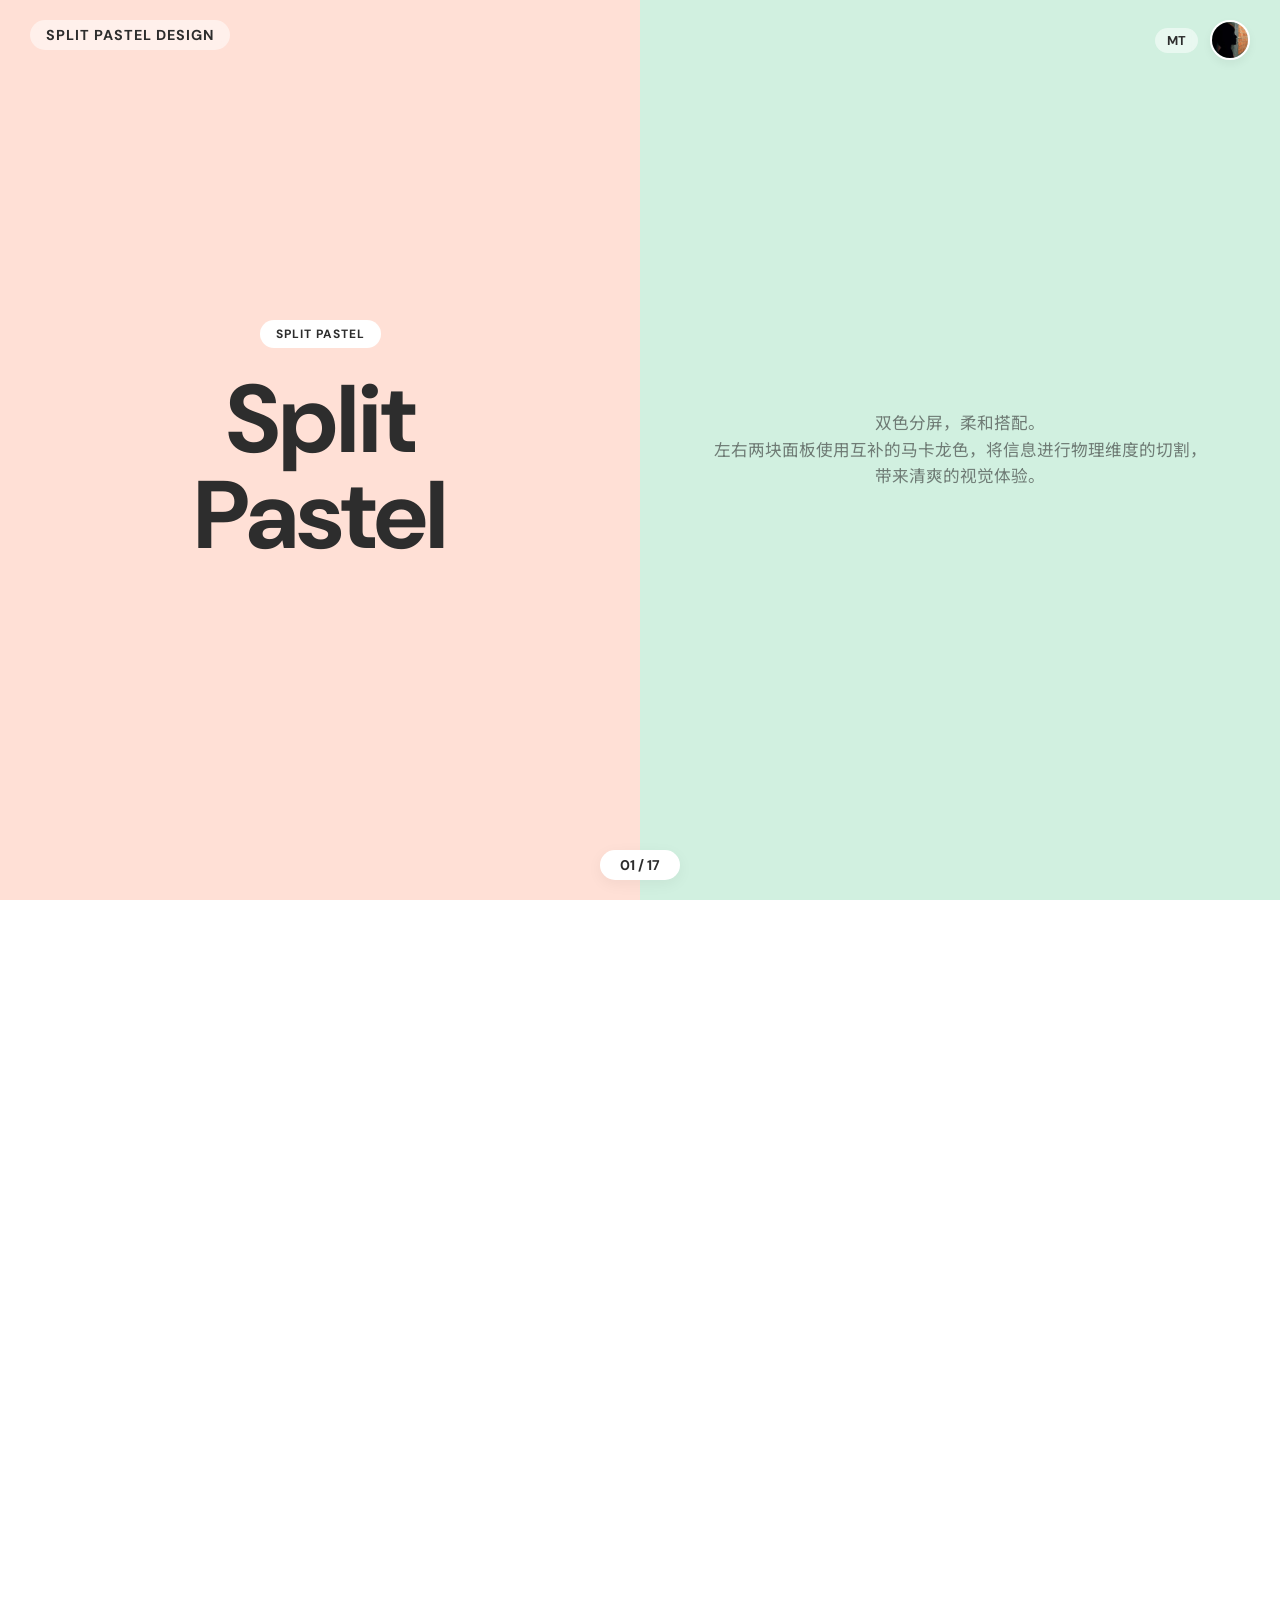
<file: ppt-studio/themes/split-pastel.html>
<!DOCTYPE html>
<html lang="zh-CN">
<head>
<meta charset="UTF-8">
<meta name="viewport" content="width=device-width, initial-scale=1.0">
<title>Split Pastel PPT Components</title>
<link href="https://fonts.googleapis.com/css2?family=DM+Sans:wght@400;500;700&family=Noto+Sans+SC:wght@400;500;700;900&display=swap" rel="stylesheet">
<style>
*{margin:0;padding:0;box-sizing:border-box}
html,body{height:100%;overflow:hidden!important;font-family:'DM Sans','Noto Sans SC',sans-serif;-webkit-font-smoothing:antialiased;background:#fff;color:#2d2d2d}

/* Pastel Colors */
:root{
  --peach:#FFE0D6;
  --mint:#D1F0E0;
  --lilac:#E8DCF5;
  --cream:#FFF8E7;
  --sky:#D6E8FF;
  --text-main:#2d2d2d;
  --text-light:rgba(45,45,45,.6);
}

.slide{width:100vw;height:100vh;display:flex;position:relative;overflow:hidden;z-index:1}
.split-container{display:flex;width:100%;height:100%}
.panel{display:flex;flex-direction:column;justify-content:center;padding:clamp(2rem,5vw,5rem);position:relative}

/* Panel Widths */
.w-30{flex:3} .w-40{flex:4} .w-50{flex:5} .w-60{flex:6} .w-70{flex:7}

/* Panel Backgrounds */
.bg-peach{background:var(--peach)}
.bg-mint{background:var(--mint)}
.bg-lilac{background:var(--lilac)}
.bg-cream{background:var(--cream)}
.bg-sky{background:var(--sky)}
.bg-white{background:#fff}

h1{font-size:clamp(2.5rem,6vw,4.5rem);font-weight:700;line-height:1.1;margin-bottom:1rem;letter-spacing:-1px}
h2{font-size:clamp(1.5rem,3.5vw,2.5rem);font-weight:700;margin-bottom:1rem;letter-spacing:-0.5px}
p{font-size:clamp(.85rem,1.3vw,1.1rem);color:var(--text-light);line-height:1.6;max-width:500px}

/* Global Elements */
.progress-bar{position:fixed;top:0;left:0;height:4px;background:linear-gradient(90deg,var(--peach),var(--mint),var(--sky),var(--lilac));z-index:1000;width:0%;transition:width .3s}
.global-header{position:fixed;top:20px;left:30px;right:30px;display:flex;justify-content:space-between;align-items:flex-start;z-index:100;pointer-events:none}
.gh-title{font-size:clamp(.8rem,1.2vw,.9rem);font-weight:700;letter-spacing:1px;text-transform:uppercase;background:rgba(255,255,255,.5);padding:6px 16px;border-radius:100px;backdrop-filter:blur(4px)}
.gh-right{display:flex;align-items:center;gap:12px}
.gh-avatar-wrapper{width:40px;height:40px;border-radius:50%;overflow:hidden;border:2px solid #fff;box-shadow:0 4px 10px rgba(0,0,0,.05)}
.gh-avatar{width:100%;height:100%;object-fit:cover}
.gh-author{font-size:clamp(.7rem,1vw,.8rem);font-weight:700;background:rgba(255,255,255,.5);padding:4px 12px;border-radius:100px;backdrop-filter:blur(4px)}

.global-footer{position:fixed;bottom:20px;left:0;right:0;display:flex;justify-content:center;z-index:100;pointer-events:none}
.page-number-pill{background:#fff;padding:6px 20px;border-radius:100px;font-weight:700;font-size:clamp(.8rem,1.1vw,.9rem);box-shadow:0 4px 15px rgba(0,0,0,.05)}

/* Elements */
.pill-tag{display:inline-block;padding:6px 16px;border-radius:100px;background:rgba(255,255,255,.6);font-size:.75rem;font-weight:700;text-transform:uppercase;letter-spacing:1px;margin-bottom:1.5rem;width:fit-content}
.circle-icon{width:60px;height:60px;border-radius:50%;background:#fff;display:flex;align-items:center;justify-content:center;font-size:1.5rem;font-weight:700;margin-bottom:1.5rem;box-shadow:0 4px 15px rgba(0,0,0,.05)}
.sp-card{background:rgba(255,255,255,.6);border-radius:24px;padding:2rem;margin-bottom:1rem;backdrop-filter:blur(10px)}

/* Cover */
.type-cover .panel{align-items:center;text-align:center}

/* Title */
.type-title .panel.w-30{align-items:center}
.huge-num{font-size:12rem;font-weight:700;line-height:1;color:#fff;text-shadow:0 10px 30px rgba(0,0,0,.05)}

/* Message */
.type-message .msg-text{font-size:clamp(1.5rem,3vw,2.2rem);line-height:1.4;font-weight:700;color:var(--text-main)}

/* Split */
.type-split .list-item{display:flex;align-items:center;gap:16px;margin-bottom:1rem;background:rgba(255,255,255,.4);padding:1rem;border-radius:16px}
.type-split .list-item .dot{width:12px;height:12px;border-radius:50%;background:#fff}

/* Stats */
.stat-pill{display:flex;align-items:center;gap:20px;background:#fff;padding:1rem 2rem;border-radius:100px;margin-bottom:1rem;box-shadow:0 4px 15px rgba(0,0,0,.05)}
.stat-num{font-size:2.5rem;font-weight:700;color:var(--text-main)}

/* Grid */
.grid-2x2{display:grid;grid-template-columns:1fr 1fr;gap:20px}
.grid-item{background:#fff;padding:2rem;border-radius:24px;box-shadow:0 4px 15px rgba(0,0,0,.03)}
.grid-item h3{margin-bottom:.5rem;font-size:1.2rem}

/* Code / Terminal */
.code-container{background:rgba(255,255,255,.6);padding:2rem;border-radius:24px;font-family:monospace;font-size:.9rem;line-height:1.8}
.code-line{display:flex;gap:1rem}
.code-num{color:rgba(0,0,0,.3);user-select:none}

/* Comparison */
.type-comparison .panel{align-items:center;text-align:center}
.type-comparison .sp-card{width:100%;max-width:350px}

/* Flow */
.flow-step{background:#fff;padding:1.5rem;border-radius:20px;margin-bottom:1rem;position:relative}
.flow-step::after{content:'↓';position:absolute;bottom:-25px;left:50%;transform:translateX(-50%);font-size:1.2rem;color:rgba(0,0,0,.3)}
.flow-step:last-child::after{display:none}

/* Timeline */
.tl-item{display:flex;gap:20px;margin-bottom:2rem}
.tl-year{font-size:1.5rem;font-weight:700;color:rgba(0,0,0,.3);width:80px}

/* Image Text */
.img-ph{width:100%;height:100%;background:rgba(255,255,255,.5);border-radius:30px;display:flex;align-items:center;justify-content:center;color:rgba(0,0,0,.2);font-weight:700}

/* Team */
.team-grid{display:grid;grid-template-columns:1fr;gap:20px}
.t-card{background:#fff;border-radius:100px;padding:10px 30px 10px 10px;display:flex;align-items:center;gap:20px}
.t-av{width:60px;height:60px;background:var(--cream);border-radius:50%;display:flex;align-items:center;justify-content:center;font-weight:700;font-size:1.5rem}

/* Gallery */
.gal-grid{display:grid;grid-template-columns:repeat(2,1fr);gap:20px}
.gal-item{aspect-ratio:1;background:rgba(255,255,255,.5);border-radius:24px}

</style>
</head>

<body>
<div class="progress-bar" id="progressBar"></div>
<div class="global-header">
  <div class="gh-title">SPLIT PASTEL DESIGN</div>
  <div class="gh-right">
    <span class="gh-author">MT</span>
    <div class="gh-avatar-wrapper">
                <img src="[data-uri]" alt="Avatar" class="gh-avatar">
            </div>
  </div>
</div>
<div class="global-footer">
  <div class="page-number-pill"><span id="currentPage">01</span> / <span id="totalPages">17</span></div>
</div>
<div id="slides-wrapper" style="transition:transform .6s cubic-bezier(.83,0,.17,1);height:100vh;width:100vw;">
<!-- SLIDES_START -->
<!-- 1. Cover -->
<section class="slide type-cover">
<div class="split-container">
<div class="panel bg-peach w-50" style="padding-left:4rem;">
  <div class="pill-tag" style="background:#fff;color:var(--text-main);">SPLIT PASTEL</div>
  <h1 style="font-size:clamp(3rem,8vw,6rem);line-height:1;">Split<br>Pastel</h1>
</div>
<div class="panel bg-mint w-50" style="padding-right:4rem;">
  <p>双色分屏，柔和搭配。<br>左右两块面板使用互补的马卡龙色，将信息进行物理维度的切割，带来清爽的视觉体验。</p>
</div>
</div>
</section>

<!-- 2. Title -->
<section class="slide type-title">
<div class="split-container">
<div class="panel bg-lilac w-30">
  <div class="huge-num">01</div>
</div>
<div class="panel bg-cream w-70">
  <h2>章节标题与过渡</h2>
  <p>利用左侧的大写数字作为视觉锚点，右侧承载具体的章节描述。简单而有效。</p>
</div>
</div>
</section>

<!-- 3. Message -->
<section class="slide type-message">
<div class="split-container">
<div class="panel bg-sky w-40" style="align-items:center;">
  <div style="font-size:10rem;font-weight:700;color:#fff;">"</div>
</div>
<div class="panel bg-peach w-60">
  <div class="msg-text">少即是多，<br>用色彩分割取代边框。</div>
</div>
</div>
</section>

<!-- 4. Question -->
<section class="slide type-question">
<div class="split-container">
<div class="panel bg-cream w-50" style="align-items:flex-end;padding-right:2rem;">
  <div style="font-size:12rem;font-weight:700;color:var(--peach);">?</div>
</div>
<div class="panel bg-mint w-50" style="padding-left:2rem;">
  <h2>如何提升信息触达率？</h2>
  <p>不要堆砌。将复杂问题拆分为双栏，可以显著降低认知负荷。</p>
</div>
</div>
</section>

<!-- 5. Split -->
<section class="slide type-split">
<div class="split-container">
<div class="panel bg-mint w-50">
  <h2>核心优势与特点</h2>
  <p>这正是分屏设计的最佳用武之地。</p>
</div>
<div class="panel bg-sky w-50">
  <div class="list-item"><div class="dot"></div><h3>极简清爽的视觉感</h3></div>
  <div class="list-item"><div class="dot"></div><h3>清晰的层级划分</h3></div>
  <div class="list-item"><div class="dot"></div><h3>易于响应式适配</h3></div>
</div>
</div>
</section>

<!-- 6. Stats -->
<section class="slide type-stats">
<div class="split-container">
<div class="panel bg-peach w-40">
  <h2>核心数据表现</h2>
  <p>无需复杂的图表，数字本身就是最好的说明。</p>
</div>
<div class="panel bg-lilac w-60">
  <div class="stat-pill"><div class="stat-num">95%</div><div><h4>用户满意度</h4><p style="font-size:.8rem;">相较于上个版本的大幅提升</p></div></div>
  <div class="stat-pill"><div class="stat-num">3.5X</div><div><h4>转化倍率</h4><p style="font-size:.8rem;">核心链路的数据增长</p></div></div>
</div>
</div>
</section>

<!-- 7. Card Grid -->
<section class="slide type-card-grid">
<div class="split-container">
<div class="panel bg-cream w-30">
  <h2>矩阵特征</h2>
  <p>四个维度的全方位解析。</p>
</div>
<div class="panel bg-mint w-70">
  <div class="grid-2x2">
    <div class="grid-item"><h3>易用性</h3><p>学习成本极低，开箱即用。</p></div>
    <div class="grid-item"><h3>扩展性</h3><p>模块化架构设计。</p></div>
    <div class="grid-item"><h3>安全性</h3><p>企业级防护标准。</p></div>
    <div class="grid-item"><h3>高性能</h3><p>零依赖的轻量级实现。</p></div>
  </div>
</div>
</div>
</section>

<!-- 8. Terminal (Code container) -->
<section class="slide type-terminal">
<div class="split-container">
<div class="panel bg-sky w-40">
  <h2>代码片段演示</h2>
  <p>放弃了传统的暗色终端，改为半透明毛玻璃容器，使整体调性保持柔和一致。</p>
</div>
<div class="panel bg-peach w-60">
  <div class="code-container">
    <div class="code-line"><span class="code-num">1</span><span>const theme = 'pastel';</span></div>
    <div class="code-line"><span class="code-num">2</span><span>const colors = ['peach', 'mint'];</span></div>
    <div class="code-line"><span class="code-num">3</span><span></span></div>
    <div class="code-line"><span class="code-num">4</span><span>function render() {</span></div>
    <div class="code-line"><span class="code-num">5</span><span>  return splitLayout(colors);</span></div>
    <div class="code-line"><span class="code-num">6</span><span>}</span></div>
  </div>
</div>
</div>
</section>

<!-- 9. Comparison -->
<section class="slide type-comparison">
<div class="split-container">
<div class="panel bg-mint w-50">
  <div class="circle-icon">A</div>
  <h2>传统方案</h2>
  <div class="sp-card">
    <p>单页信息量过载，重点不突出，视觉容易疲劳。</p>
  </div>
</div>
<div class="panel bg-peach w-50">
  <div class="circle-icon">B</div>
  <h2>分屏方案</h2>
  <div class="sp-card">
    <p>物理隔离，色彩柔和，阅读体验直线上升。</p>
  </div>
</div>
</div>
</section>

<!-- 10. Flow -->
<section class="slide type-flow">
<div class="split-container">
<div class="panel bg-lilac w-40">
  <h2>业务流转步骤</h2>
  <p>垂直方向的流程说明。</p>
</div>
<div class="panel bg-cream w-60">
  <div class="flow-step"><h3>01. 需求分析</h3></div>
  <div class="flow-step"><h3>02. 设计方案</h3></div>
  <div class="flow-step"><h3>03. 开发测试</h3></div>
</div>
</div>
</section>

<!-- 11. Timeline -->
<section class="slide type-timeline">
<div class="split-container">
<div class="panel bg-sky w-50">
  <h2>项目里程碑</h2>
  <p>时间的足迹。</p>
</div>
<div class="panel bg-white w-50">
  <div class="tl-item"><div class="tl-year">Q1</div><div><h3>基础设施建设</h3><p>完成底层的框架搭建与测试。</p></div></div>
  <div class="tl-item"><div class="tl-year">Q2</div><div><h3>核心功能上线</h3><p>正式对外部用户开放服务。</p></div></div>
  <div class="tl-item"><div class="tl-year">Q3</div><div><h3>商业化试水</h3><p>探索盈利模式与增值服务。</p></div></div>
</div>
</div>
</section>

<!-- 12. Quote -->
<section class="slide type-quote">
<div class="split-container">
<div class="panel bg-cream w-50">
  <div style="font-size:2rem;font-weight:700;line-height:1.5;">“色彩不仅是装饰，<br>更是信息的载体与情绪的表达。”</div>
</div>
<div class="panel bg-mint w-50">
  <p>—— 著名色彩心理学家</p>
</div>
</div>
</section>

<!-- 13. Image Text -->
<section class="slide type-image-text">
<div class="split-container">
<div class="panel bg-lilac w-50">
  <div class="img-ph">Image Placeholder</div>
</div>
<div class="panel bg-peach w-50">
  <h2>沉浸式图文</h2>
  <p>左侧面板完整填充图片，右侧进行详细的图文解说。这在作品集展示中非常常用。</p>
</div>
</div>
</section>

<!-- 14. List -->
<section class="slide type-list">
<div class="split-container">
<div class="panel bg-peach w-40">
  <h2>核心检查清单</h2>
  <p>确保每一步都不被遗漏。</p>
</div>
<div class="panel bg-sky w-60">
  <div class="sp-card" style="margin-bottom:0;">
    <h3 style="margin-bottom:1rem;">上线前必查</h3>
    <p>✓ 视觉对齐与色彩对比度<br><br>✓ 响应式布局测试<br><br>✓ 性能加载指标监控</p>
  </div>
</div>
</div>
</section>

<!-- 15. Team -->
<section class="slide type-team">
<div class="split-container">
<div class="panel bg-cream w-50">
  <h2>核心团队</h2>
  <p>项目背后的关键人物。</p>
</div>
<div class="panel bg-mint w-50">
  <div class="team-grid">
    <div class="t-card"><div class="t-av">A</div><div><h3>Member A</h3><p style="font-size:.8rem;">Design Lead</p></div></div>
    <div class="t-card"><div class="t-av">B</div><div><h3>Member B</h3><p style="font-size:.8rem;">Tech Lead</p></div></div>
  </div>
</div>
</div>
</section>

<!-- 16. Gallery -->
<section class="slide type-gallery">
<div class="split-container">
<div class="panel bg-lilac w-40">
  <h2>案例画廊</h2>
  <p>展示过往的成功案例。</p>
</div>
<div class="panel bg-white w-60">
  <div class="gal-grid">
    <div class="gal-item"></div>
    <div class="gal-item"></div>
    <div class="gal-item"></div>
    <div class="gal-item"></div>
  </div>
</div>
</div>
</section>

<!-- 17. End -->
<section class="slide type-end">
<div class="split-container">
<div class="panel bg-sky w-50" style="align-items:flex-end;">
  <h1 style="margin:0;">Fin.</h1>
</div>
<div class="panel bg-peach w-50">
  <p>感谢您的观看与聆听。</p>
</div>
</div>
</section>
<!-- SLIDES_END -->

</div>
<script>
        // Presentation Logic
        const slides = document.querySelectorAll('.slide');
        const progressBar = document.getElementById('progressBar');
                let currentSlideIndex = 0;

        // Setup page numbers
        const currentPageEl = document.getElementById('currentPage');
        const totalPagesEl = document.getElementById('totalPages');
        totalPagesEl.textContent = String(slides.length).padStart(2, '0');

        
        
        let isScrolling = false;
        const slidesWrapper = document.getElementById('slides-wrapper');

        function updateProgress(index) {
            const progress = (index / (slides.length - 1)) * 100;
            progressBar.style.width = progress + '%';
            currentPageEl.textContent = String(index + 1).padStart(2, '0');
            currentSlideIndex = index;
        }

        function scrollToSlide(index) {
            if (index >= 0 && index < slides.length) {
                isScrolling = true;
                
                // Use transform for precise, smooth full-page flip
                slidesWrapper.style.transform = `translateY(-${index * 100}vh)`;
                
                updateProgress(index);
                
                // Release scroll lock after transition duration (600ms + 100ms buffer)
                setTimeout(() => {
                    isScrolling = false;
                }, 700);
            }
        }

        // Mouse wheel precise scroll
        window.addEventListener('wheel', (e) => {
            if (isScrolling) return;
            
            // Allow small movements to not trigger
            if (Math.abs(e.deltaY) > 20) {
                if (e.deltaY > 0) {
                    scrollToSlide(currentSlideIndex + 1);
                } else {
                    scrollToSlide(currentSlideIndex - 1);
                }
            }
        }, { passive: true });

        // Touch swipe precise scroll
        let touchStartY = 0;
        let touchEndY = 0;
        
        window.addEventListener('touchstart', (e) => {
            touchStartY = e.changedTouches[0].screenY;
        }, { passive: true });
        
        window.addEventListener('touchend', (e) => {
            touchEndY = e.changedTouches[0].screenY;
            handleSwipe();
        }, { passive: true });
        
        function handleSwipe() {
            if (isScrolling) return;
            const threshold = 50;
            if (touchStartY - touchEndY > threshold) {
                scrollToSlide(currentSlideIndex + 1);
            } else if (touchEndY - touchStartY > threshold) {
                scrollToSlide(currentSlideIndex - 1);
            }
        }

        // Keyboard navigation
        document.addEventListener('keydown', (e) => {
            if (e.key === 'ArrowDown' || e.key === 'ArrowRight' || e.key === 'PageDown' || e.key === ' ') {
                e.preventDefault();
                scrollToSlide(currentSlideIndex + 1);
            } else if (e.key === 'ArrowUp' || e.key === 'ArrowLeft' || e.key === 'PageUp') {
                e.preventDefault();
                scrollToSlide(currentSlideIndex - 1);
            } else if (e.key === 'Home') {
                e.preventDefault();
                scrollToSlide(0);
            } else if (e.key === 'End') {
                e.preventDefault();
                scrollToSlide(slides.length - 1);
            }
        });
    </script>
</body>
</html>
</file>
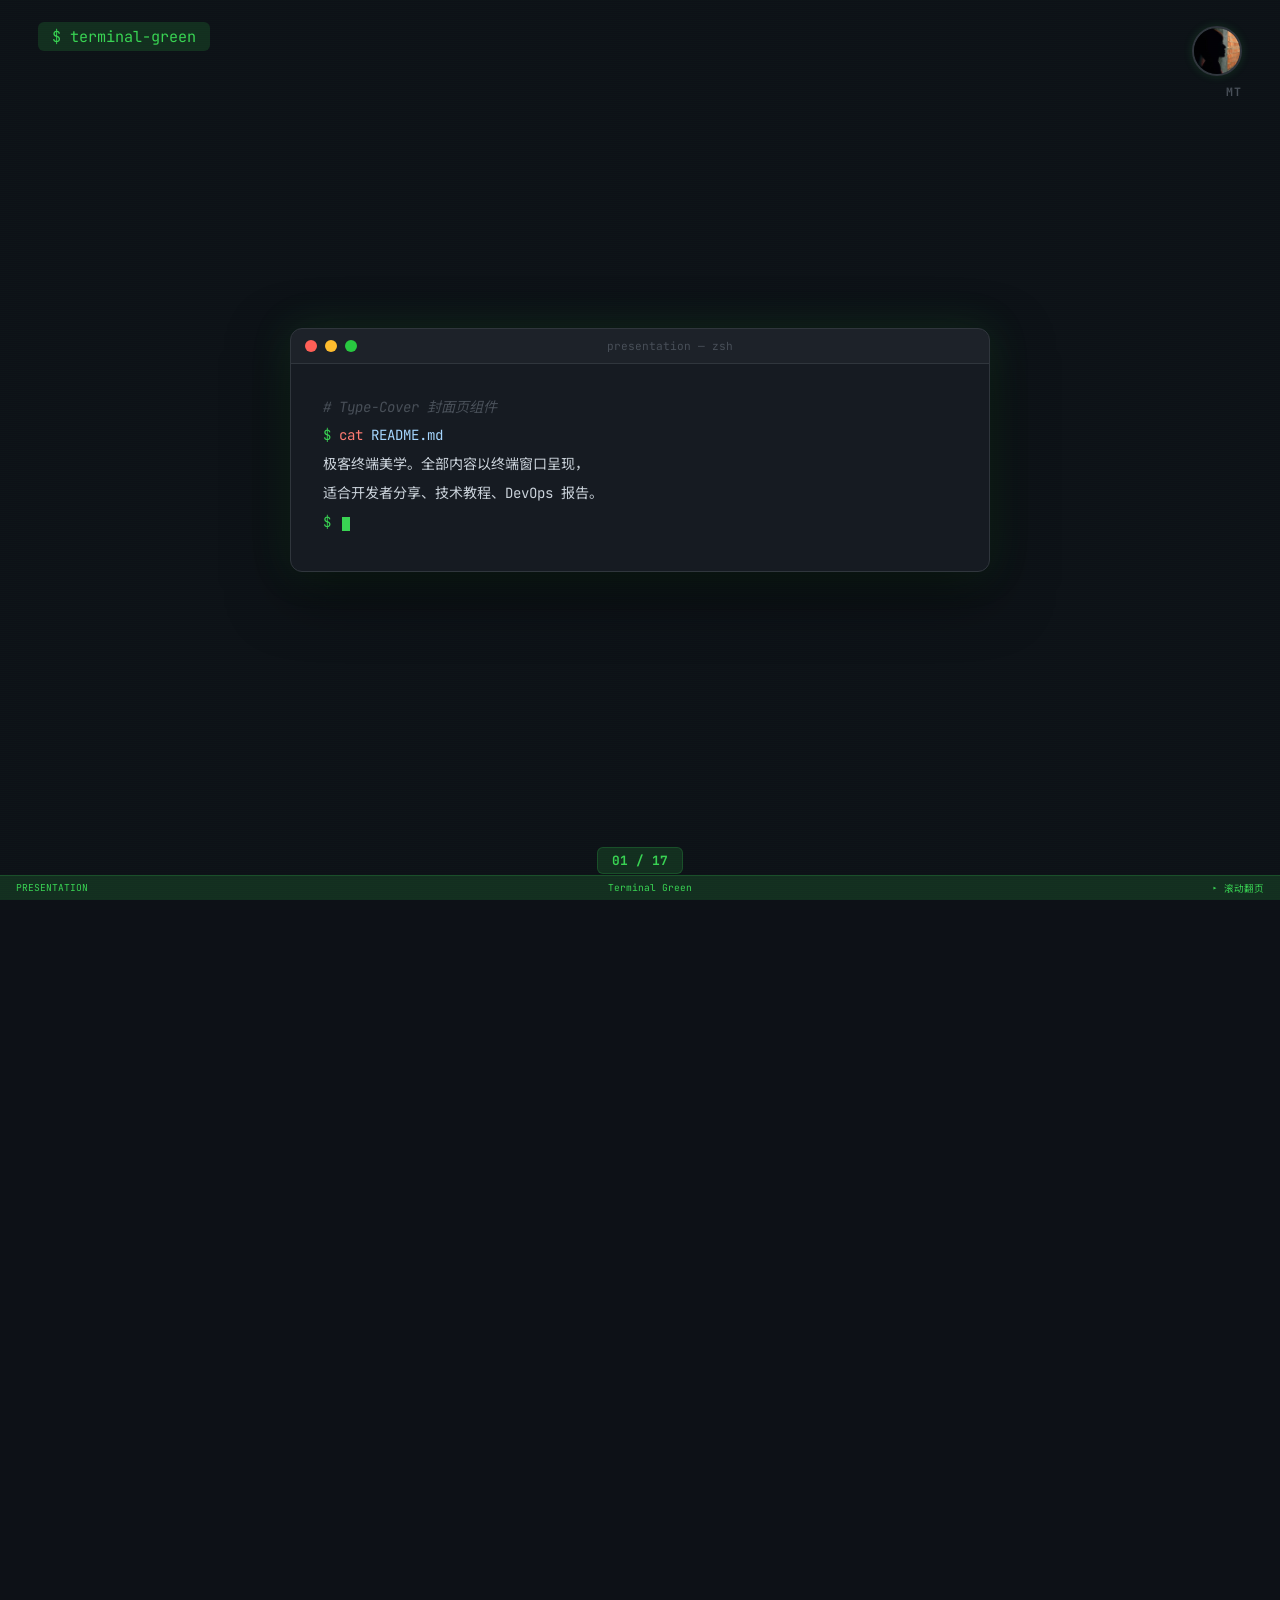
<file: ppt-studio/themes/terminal-green.html>
<!DOCTYPE html>
<html lang="zh-CN">
<head>
<meta charset="UTF-8">
<meta name="viewport" content="width=device-width, initial-scale=1.0">
<title>Terminal Green PPT Components</title>
<link href="https://fonts.googleapis.com/css2?family=JetBrains+Mono:wght@400;500;700&family=Noto+Sans+SC:wght@400;500;700;900&display=swap" rel="stylesheet">
<style>
*{margin:0;padding:0;box-sizing:border-box}
html,body{height:100%;overflow:hidden!important;background:#0d1117;color:#c9d1d9;font-family:'JetBrains Mono','Noto Sans SC',monospace;-webkit-font-smoothing:antialiased}
.slide{width:100vw;height:100vh;display:flex;flex-direction:column;align-items:center;justify-content:center;position:relative;overflow:hidden;z-index:1;background:#0d1117}
.slide::before{content:'';position:absolute;inset:0;background:repeating-linear-gradient(0deg,transparent,transparent 1px,rgba(57,211,83,.015) 1px,rgba(57,211,83,.015) 2px);pointer-events:none}
:root{--bg:#0d1117;--bg2:#161b22;--g:#39d353;--gd:rgba(57,211,83,.15);--t:#c9d1d9;--t2:#484f58;--bd:#30363d;--kw:#ff7b72;--str:#a5d6ff;--fn:#d2a8ff;--num:#ffa657}
h1{font-size:clamp(2rem,5vw,3.5rem);font-weight:700;line-height:1.2;margin-bottom:.5rem}
h2{font-size:clamp(1.2rem,2.5vw,2rem);font-weight:700;margin-bottom:1rem;color:var(--g)}
p{font-size:clamp(.8rem,1.2vw,1rem);color:var(--t2);line-height:1.6;max-width:600px}
.content{max-width:min(90vw,900px);width:100%;z-index:10;position:relative}
.pr{color:var(--g)}.cm{color:var(--t2);font-style:italic}.kw{color:var(--kw)}.str{color:var(--str)}.fn{color:var(--fn)}.num{color:var(--num)}
.cur{display:inline-block;width:8px;height:.85rem;background:var(--g);margin-left:3px;animation:bk .7s step-end infinite;vertical-align:text-bottom}
@keyframes bk{50%{opacity:0}}
.progress-bar{position:fixed;top:0;left:0;height:2px;background:var(--g);z-index:1000;width:0%;transition:width .3s;box-shadow:0 0 8px rgba(57,211,83,.3)}
.global-header{position:fixed;top:0;left:0;right:0;padding:clamp(1rem,2vw,2rem) clamp(1.5rem,3vw,3rem);display:flex;justify-content:space-between;align-items:flex-start;z-index:100;pointer-events:none}
.gh-title{font-size:clamp(.75rem,1.2vw,.95rem);color:var(--g);background:var(--gd);padding:4px 14px;border-radius:6px}
.gh-right{display:flex;flex-direction:column;align-items:flex-end;gap:8px}
.gh-avatar-wrapper{width:clamp(40px,4vw,50px);height:clamp(40px,4vw,50px);border-radius:50%;overflow:hidden;border:2px solid var(--bd);box-shadow:0 0 10px rgba(57,211,83,.15)}
.gh-avatar{width:100%;height:100%;object-fit:cover}
.gh-author{font-size:clamp(.65rem,.9vw,.75rem);font-weight:700;color:var(--t2);letter-spacing:1px}
.global-footer{position:fixed;bottom:0;left:0;right:0;padding:clamp(1rem,2vw,2rem) clamp(1.5rem,3vw,3rem);display:flex;justify-content:center;align-items:flex-end;z-index:100;pointer-events:none}
.page-number-pill{background:var(--gd);border:1px solid rgba(57,211,83,.2);padding:4px 14px;border-radius:6px;font-size:clamp(.7rem,1vw,.8rem);font-weight:700;color:var(--g)}
/* Terminal window */
.term{background:var(--bg2);border:1px solid var(--bd);border-radius:12px;overflow:hidden;box-shadow:0 20px 60px rgba(0,0,0,.5),0 0 40px var(--gd)}
.th{display:flex;align-items:center;gap:8px;padding:10px 14px;background:rgba(255,255,255,.03);border-bottom:1px solid var(--bd)}
.dot{width:12px;height:12px;border-radius:50%}.dot.r{background:#ff5f57}.dot.y{background:#febc2e}.dot.gg{background:#28c840}
.tt{flex:1;text-align:center;font-size:.7rem;color:var(--t2)}
.tb{padding:clamp(1.2rem,2.5vw,2rem)}
.ln{margin-bottom:.3rem;font-size:clamp(.7rem,1.1vw,.9rem);line-height:1.7}
.sbar{position:absolute;bottom:0;left:0;right:0;display:flex;justify-content:space-between;padding:5px 16px;background:var(--gd);font-size:.6rem;color:var(--g);border-top:1px solid rgba(57,211,83,.2);z-index:20}
/* Definition list */
.tg-card{background:var(--bg2);border:1px solid var(--bd);border-radius:8px;padding:clamp(1rem,1.8vw,1.5rem);transition:border-color .3s}
.tg-card:hover{border-color:rgba(57,211,83,.4)}
.tg-card h3{font-size:clamp(.8rem,1.1vw,.95rem);margin-bottom:.3rem;color:var(--t)}
.tg-card p{font-size:clamp(.7rem,1vw,.85rem);color:var(--t2)}
.di-i{background:var(--gd);color:var(--g);width:2rem;height:2rem;border-radius:5px;display:flex;align-items:center;justify-content:center;font-size:.75rem;font-weight:700;flex-shrink:0}
/* Cover: full terminal */
.type-cover .term{width:min(90vw,700px)}
/* Title */
.type-title h2{font-size:clamp(1.5rem,3vw,2.5rem)}
/* Message */
.type-message .msg-term{width:min(90vw,700px)}
/* Split */
.type-split .content{display:flex;gap:30px;align-items:center}
.split-l{flex:1}.split-r{flex:1;display:flex;flex-direction:column;gap:12px}
/* Stats */
.stat-row{display:flex;justify-content:center;gap:40px;margin-top:2.5rem}
.stat-box{background:var(--bg2);border:1px solid var(--bd);border-radius:8px;padding:1.5rem 2rem;text-align:center}
.stat-num{font-size:clamp(2.5rem,5vw,4rem);font-weight:700;color:var(--g);text-shadow:0 0 15px rgba(57,211,83,.2);line-height:1}
/* Grid */
.grid-2x2{display:grid;grid-template-columns:1fr 1fr;gap:16px;margin-top:1.5rem}
/* Comparison */
.comp-row{display:flex;gap:0;margin-top:2.5rem;justify-content:center}
.comp-card{flex:1;max-width:350px;background:var(--bg2);border:1px solid var(--bd);padding:2.5rem 2rem;text-align:center}
.comp-card.left{border-radius:8px 0 0 8px;border-right:none}
.comp-card.right{border-radius:0 8px 8px 0;border-color:rgba(57,211,83,.3);background:rgba(57,211,83,.05)}
.comp-card h3{font-size:1.2rem;margin-bottom:1.2rem}
.comp-card.left h3{color:var(--kw)}.comp-card.right h3{color:var(--g)}
.comp-vs{width:40px;height:40px;background:var(--bg);border:2px solid var(--g);color:var(--g);border-radius:50%;display:flex;align-items:center;justify-content:center;font-weight:700;z-index:10;margin:auto -20px;font-size:.8rem}
/* Flow */
.flow-row{display:flex;align-items:center;justify-content:center;margin-top:2.5rem;gap:0}
.flow-step{background:var(--bg2);border:1px solid var(--bd);padding:1.2rem 1.5rem;border-radius:8px;text-align:center;min-width:150px}
.flow-step h3{color:var(--g);font-size:.85rem}
.flow-pipe{color:var(--g);margin:0 .6rem;font-size:1.2rem}
/* Timeline */
.tl-wrap{position:relative;margin-top:2.5rem;padding-left:50px}
.tl-wrap::before{content:'';position:absolute;left:20px;top:0;bottom:0;width:2px;background:var(--bd)}
.tl-item{position:relative;margin-bottom:2rem}
.tl-dot{position:absolute;left:-38px;top:18px;width:12px;height:12px;background:var(--g);border-radius:50%;box-shadow:0 0 10px rgba(57,211,83,.4)}
.tl-item:nth-child(2) .tl-dot{background:var(--fn);box-shadow:0 0 10px rgba(210,168,255,.4)}
/* Quote */
.q-block{position:relative}
.q-sym{font-size:8rem;color:rgba(57,211,83,.1);position:absolute;top:-30px;left:-10px;line-height:1}
/* Image text */
.type-image-text .content{display:flex;gap:40px;align-items:center}
.img-ph{flex:1;height:300px;background:var(--bg2);border:1px solid var(--bd);border-radius:8px;display:flex;align-items:center;justify-content:center;color:var(--t2)}
/* List */
.list-col{display:flex;flex-direction:column;gap:12px;margin-top:1.5rem}
.list-item{display:flex;align-items:center;gap:16px}
/* Team */
.team-row{display:flex;justify-content:center;gap:30px;margin-top:2.5rem}
.t-card{background:var(--bg2);border:1px solid var(--bd);border-radius:8px;padding:2rem;text-align:center;width:220px}
.t-av{width:60px;height:60px;border:2px solid var(--g);border-radius:50%;display:flex;align-items:center;justify-content:center;font-size:1.5rem;color:var(--g);margin:0 auto .8rem}
.t-card:nth-child(2) .t-av{border-color:var(--fn);color:var(--fn)}
/* Gallery */
.gal-grid{display:grid;grid-template-columns:repeat(3,1fr);gap:12px;margin-top:1.5rem}
.gal-item{height:160px;background:var(--bg2);border:1px solid var(--bd);border-radius:8px;transition:border-color .3s}
.gal-item:hover{border-color:rgba(57,211,83,.4)}
</style>
</head>

<body>
<div class="progress-bar" id="progressBar"></div>
<div class="global-header">
<div class="gh-left"><span class="gh-title">$ terminal-green</span></div>
<div class="gh-right">
<div class="gh-avatar-wrapper">
                <img src="[data-uri]" alt="Avatar" class="gh-avatar">
            </div>
<span class="gh-author">MT</span>
</div>
</div>
<div class="global-footer">
<div class="page-number-pill"><span id="currentPage">01</span> / <span id="totalPages">17</span></div>
</div>
<div id="slides-wrapper" style="transition:transform .6s cubic-bezier(.83,0,.17,1);height:100vh;width:100vw;">
<!-- 1. Cover: Terminal window -->
<section class="slide type-cover">
<div class="content" style="display:flex;justify-content:center;">
<div class="term">
<div class="th"><div class="dot r"></div><div class="dot y"></div><div class="dot gg"></div><span class="tt">presentation — zsh</span></div>
<div class="tb">
<div class="ln"><span class="cm"># Type-Cover 封面页组件</span></div>
<div class="ln"><span class="pr">$ </span><span class="kw">cat</span> <span class="str">README.md</span></div>
<div class="ln"></div>
<div class="ln">极客终端美学。全部内容以终端窗口呈现，</div>
<div class="ln">适合开发者分享、技术教程、DevOps 报告。</div>
<div class="ln"></div>
<div class="ln"><span class="pr">$ </span><span class="cur"></span></div>
</div>
</div>
</div>
<div class="sbar"><span>PRESENTATION</span><span>Terminal Green</span><span>▸ 滚动翻页</span></div>
</section>

<!-- 2. Title -->
<section class="slide type-title">
<div class="content">
<div class="ln"><span class="pr">$ </span><span class="cm"># Type-Title 章节标题</span></div>
<h2 style="margin-top:1rem;">章节标题页</h2>
<p>标志着新章节的开始。终端注释风格的标题，简洁而醒目。</p>
</div>
<div class="sbar"><span>title.sh</span><span>zsh</span><span>section 02</span></div>
</section>

<!-- 3. Message -->
<section class="slide type-message">
<div class="content" style="display:flex;justify-content:center;">
<div class="term msg-term">
<div class="th"><div class="dot r"></div><div class="dot y"></div><div class="dot gg"></div><span class="tt">message — important</span></div>
<div class="tb">
<div class="ln"><span class="pr">$ </span><span class="kw">echo</span> <span class="str">"Type-Message 核心信息"</span></div>
<div class="ln"></div>
<div class="ln" style="font-size:clamp(1.2rem,2.5vw,2rem);color:var(--g);font-weight:700;">核心金句在此突出显示</div>
<div class="ln"></div>
<div class="ln"><span class="cm"># 用于突出一句核心结论或关键观点</span></div>
</div>
</div>
</div>
<div class="sbar"><span>message.sh</span><span>STDOUT</span><span>section 03</span></div>
</section>

<!-- 4. Question -->
<section class="slide type-question">
<div class="content">
<div class="ln"><span class="pr">$ </span><span class="cm"># Type-Question 提问引导</span></div>
<div style="margin-top:2rem;display:flex;align-items:center;gap:2rem;">
<div style="font-size:5rem;color:var(--g);text-shadow:0 0 20px rgba(57,211,83,.3);">?</div>
<div>
<h2 style="color:var(--g);">思考题</h2>
<p>抛出一个引人深思的问题，引发观众互动思考。</p>
</div>
</div>
</div>
<div class="sbar"><span>question.sh</span><span>STDIN</span><span>section 04</span></div>
</section>

<!-- 5. Split -->
<section class="slide type-split">
<div class="content">
<div class="split-l">
<div class="ln"><span class="pr">$ </span><span class="cm"># Type-Split</span></div>
<h2>左右分栏</h2>
<p>左侧文字说明，右侧堆叠终端风格卡片。适合主论点 + 代码示例的并列展示。</p>
</div>
<div class="split-r">
<div class="tg-card"><h3><span class="pr">→ </span>要点 A</h3><p>终端风格卡片说明要点。</p></div>
<div class="tg-card"><h3><span class="pr">→ </span>要点 B</h3><p>保持一致的暗色调性。</p></div>
</div>
</div>
<div class="sbar"><span>split.sh</span><span>2 panels</span><span>section 05</span></div>
</section>

<!-- 6. Stats -->
<section class="slide type-stats">
<div class="content" style="text-align:center;">
<div class="ln"><span class="pr">$ </span><span class="kw">cat</span> <span class="str">metrics.json</span> | <span class="fn">jq</span></div>
<h2 style="margin-top:1rem;">Type-Stats 核心数据</h2>
<p style="margin:0 auto;">大字号绿色数字 + 终端容器框，让数据一目了然。</p>
<div class="stat-row">
<div class="stat-box"><div class="stat-num">10K+</div><p>用户数</p></div>
<div class="stat-box"><div class="stat-num">99%</div><p>准确率</p></div>
<div class="stat-box"><div class="stat-num">3X</div><p>加速比</p></div>
</div>
</div>
<div class="sbar"><span>metrics.json</span><span>3 fields</span><span>section 06</span></div>
</section>

<!-- 7. Card Grid -->
<section class="slide type-card-grid">
<div class="content">
<div class="ln"><span class="pr">$ </span><span class="fn">ls</span> <span class="str">features/</span></div>
<h2 style="margin-top:.5rem;">Type-Card-Grid 特性网格</h2>
<p>展示 4 个并列特征，如同列出目录内容。</p>
<div class="grid-2x2">
<div class="tg-card"><div class="di-i" style="margin-bottom:.5rem;">01</div><h3>特性 A</h3><p>描述第一项特征。</p></div>
<div class="tg-card"><div class="di-i" style="margin-bottom:.5rem;">02</div><h3>特性 B</h3><p>描述第二项特征。</p></div>
<div class="tg-card"><div class="di-i" style="margin-bottom:.5rem;">03</div><h3>特性 C</h3><p>描述第三项特征。</p></div>
<div class="tg-card"><div class="di-i" style="margin-bottom:.5rem;">04</div><h3>特性 D</h3><p>描述第四项特征。</p></div>
</div>
</div>
<div class="sbar"><span>features/</span><span>4 items</span><span>section 07</span></div>
</section>

<!-- 8. Terminal (code) -->
<section class="slide type-terminal">
<div class="content">
<h2>Type-Terminal 代码终端</h2>
<p>专门用于展示代码片段、命令行或系统日志。</p>
<div class="term" style="margin-top:1.5rem;">
<div class="th"><div class="dot r"></div><div class="dot y"></div><div class="dot gg"></div><span class="tt">demo.py — python3</span></div>
<div class="tb">
<div class="ln"><span class="kw">def</span> <span class="fn">main</span>():</div>
<div class="ln">    config = <span class="fn">load_config</span>(<span class="str">"settings.yaml"</span>)</div>
<div class="ln">    result = <span class="fn">process</span>(config)</div>
<div class="ln">    <span class="kw">print</span>(<span class="str">f"Done: </span><span class="num">{result}</span><span class="str">"</span>)</div>
</div>
</div>
</div>
<div class="sbar"><span>demo.py</span><span>python3</span><span>section 08</span></div>
</section>

<!-- 9. Comparison -->
<section class="slide type-comparison">
<div class="content" style="text-align:center;">
<div class="ln"><span class="pr">$ </span><span class="fn">diff</span> <span class="kw">old.conf</span> <span class="str">new.conf</span></div>
<h2 style="margin-top:.5rem;">Type-Comparison 对比</h2>
<p style="margin:0 auto;">红 vs 绿的 diff 风格对比，天然适合技术方案对照。</p>
<div class="comp-row">
<div class="comp-card left"><h3>- 传统方案</h3><p>效率低下<br><br>成本高昂</p></div>
<div class="comp-vs">VS</div>
<div class="comp-card right"><h3>+ 创新方案</h3><p>极速响应<br><br>降本增效</p></div>
</div>
</div>
<div class="sbar"><span>diff</span><span>2 files</span><span>section 09</span></div>
</section>

<!-- 10. Flow -->
<section class="slide type-flow">
<div class="content" style="text-align:center;">
<div class="ln"><span class="pr">$ </span><span class="cm"># Type-Flow 管道流程</span></div>
<h2 style="margin-top:.5rem;">步骤流程</h2>
<p style="margin:0 auto;">用管道符 | 连接步骤，Unix 哲学的流转表达。</p>
<div class="flow-row">
<div class="flow-step"><h3>发现</h3></div>
<div class="flow-pipe">|</div>
<div class="flow-step"><h3>方案</h3></div>
<div class="flow-pipe">|</div>
<div class="flow-step"><h3>执行</h3></div>
</div>
</div>
<div class="sbar"><span>pipeline.sh</span><span>3 stages</span><span>section 10</span></div>
</section>

<!-- 11. Timeline -->
<section class="slide type-timeline">
<div class="content">
<div class="ln"><span class="pr">$ </span><span class="fn">git</span> <span class="kw">log</span> <span class="str">--oneline</span></div>
<h2 style="margin-top:.5rem;">Type-Timeline 时间轴</h2>
<p>如同 git log，展示项目里程碑。</p>
<div class="tl-wrap">
<div class="tl-item"><div class="tl-dot"></div><div class="tg-card"><h3 style="color:var(--g);">Q1 建设期</h3><p>完成基础设施建设。</p></div></div>
<div class="tl-item"><div class="tl-dot"></div><div class="tg-card"><h3 style="color:var(--fn);">Q2 爆发期</h3><p>产品核心功能上线。</p></div></div>
</div>
</div>
<div class="sbar"><span>git log</span><span>2 commits</span><span>section 11</span></div>
</section>

<!-- 12. Quote -->
<section class="slide type-quote">
<div class="content">
<div class="q-block">
<div class="q-sym">"</div>
<div style="position:relative;z-index:10;">
<div class="ln"><span class="pr">$ </span><span class="cm"># Type-Quote 名人名言</span></div>
<h2 style="font-size:clamp(1.3rem,2.5vw,2rem);line-height:1.5;margin-top:1rem;color:var(--t);">引用业内权威语录，<br><span style="color:var(--g);">增加版面重量感。</span></h2>
<p style="margin-top:1rem;">—— 某位开源大佬</p>
</div>
</div>
</div>
<div class="sbar"><span>quote.md</span><span>blockquote</span><span>section 12</span></div>
</section>

<!-- 13. Image Text -->
<section class="slide type-image-text">
<div class="content">
<div class="img-ph">IMAGE</div>
<div style="flex:1;">
<div class="ln"><span class="pr">$ </span><span class="cm"># Type-Image-Text</span></div>
<h2>沉浸图文</h2>
<p>左侧放置截图或产品图，右侧进行技术解说。</p>
</div>
</div>
<div class="sbar"><span>screenshot.png</span><span>image/text</span><span>section 13</span></div>
</section>

<!-- 14. List -->
<section class="slide type-list">
<div class="content">
<div class="ln"><span class="pr">$ </span><span class="fn">cat</span> <span class="str">checklist.md</span></div>
<h2 style="margin-top:.5rem;">Type-List 强调列表</h2>
<p>终端编号图标替代默认圆点，逐条强调。</p>
<div class="list-col">
<div class="list-item"><div class="di-i">01</div><div class="tg-card" style="flex:1;"><h3>第一条准则</h3><p>描述核心要求。</p></div></div>
<div class="list-item"><div class="di-i">02</div><div class="tg-card" style="flex:1;"><h3>第二条准则</h3><p>描述执行规范。</p></div></div>
</div>
</div>
<div class="sbar"><span>checklist.md</span><span>2 items</span><span>section 14</span></div>
</section>

<!-- 15. Team -->
<section class="slide type-team">
<div class="content" style="text-align:center;">
<div class="ln"><span class="pr">$ </span><span class="fn">who</span></div>
<h2 style="margin-top:.5rem;">Type-Team 团队介绍</h2>
<p style="margin:0 auto;">展示核心成员，终端风格的个人卡片。</p>
<div class="team-row">
<div class="t-card"><div class="t-av">A</div><h3>讲师 A</h3><p>资深架构师</p></div>
<div class="t-card"><div class="t-av">B</div><h3>讲师 B</h3><p>视觉设计师</p></div>
</div>
</div>
<div class="sbar"><span>team</span><span>2 users</span><span>section 15</span></div>
</section>

<!-- 16. Gallery -->
<section class="slide type-gallery">
<div class="content" style="text-align:center;">
<div class="ln"><span class="pr">$ </span><span class="fn">ls</span> <span class="str">gallery/</span></div>
<h2 style="margin-top:.5rem;">Type-Gallery 图片画廊</h2>
<p style="margin:0 auto;">并列展示多张图片或截图。</p>
<div class="gal-grid">
<div class="gal-item"></div><div class="gal-item"></div><div class="gal-item"></div>
</div>
</div>
<div class="sbar"><span>gallery/</span><span>3 files</span><span>section 16</span></div>
</section>

<!-- 17. End -->
<section class="slide type-end">
<div class="content" style="text-align:center;">
<div class="ln"><span class="pr">$ </span><span class="kw">exit</span></div>
<h1 style="color:var(--g);margin-top:2rem;">Type-End</h1>
<p style="margin:0 auto;text-align:center;">演示结束。通常包含感谢语或 Call to Action。</p>
<div style="margin-top:2rem;"><span class="pr">$ </span><span class="cur"></span></div>
</div>
<div class="sbar"><span>PRESENTATION</span><span>END</span><span>exit 0</span></div>
</section>

</div>
<script>
        // Presentation Logic
        const slides = document.querySelectorAll('.slide');
        const progressBar = document.getElementById('progressBar');
                let currentSlideIndex = 0;

        // Setup page numbers
        const currentPageEl = document.getElementById('currentPage');
        const totalPagesEl = document.getElementById('totalPages');
        totalPagesEl.textContent = String(slides.length).padStart(2, '0');

        
        
        let isScrolling = false;
        const slidesWrapper = document.getElementById('slides-wrapper');

        function updateProgress(index) {
            const progress = (index / (slides.length - 1)) * 100;
            progressBar.style.width = progress + '%';
            currentPageEl.textContent = String(index + 1).padStart(2, '0');
            currentSlideIndex = index;
        }

        function scrollToSlide(index) {
            if (index >= 0 && index < slides.length) {
                isScrolling = true;
                
                // Use transform for precise, smooth full-page flip
                slidesWrapper.style.transform = `translateY(-${index * 100}vh)`;
                
                updateProgress(index);
                
                // Release scroll lock after transition duration (600ms + 100ms buffer)
                setTimeout(() => {
                    isScrolling = false;
                }, 700);
            }
        }

        // Mouse wheel precise scroll
        window.addEventListener('wheel', (e) => {
            if (isScrolling) return;
            
            // Allow small movements to not trigger
            if (Math.abs(e.deltaY) > 20) {
                if (e.deltaY > 0) {
                    scrollToSlide(currentSlideIndex + 1);
                } else {
                    scrollToSlide(currentSlideIndex - 1);
                }
            }
        }, { passive: true });

        // Touch swipe precise scroll
        let touchStartY = 0;
        let touchEndY = 0;
        
        window.addEventListener('touchstart', (e) => {
            touchStartY = e.changedTouches[0].screenY;
        }, { passive: true });
        
        window.addEventListener('touchend', (e) => {
            touchEndY = e.changedTouches[0].screenY;
            handleSwipe();
        }, { passive: true });
        
        function handleSwipe() {
            if (isScrolling) return;
            const threshold = 50;
            if (touchStartY - touchEndY > threshold) {
                scrollToSlide(currentSlideIndex + 1);
            } else if (touchEndY - touchStartY > threshold) {
                scrollToSlide(currentSlideIndex - 1);
            }
        }

        // Keyboard navigation
        document.addEventListener('keydown', (e) => {
            if (e.key === 'ArrowDown' || e.key === 'ArrowRight' || e.key === 'PageDown' || e.key === ' ') {
                e.preventDefault();
                scrollToSlide(currentSlideIndex + 1);
            } else if (e.key === 'ArrowUp' || e.key === 'ArrowLeft' || e.key === 'PageUp') {
                e.preventDefault();
                scrollToSlide(currentSlideIndex - 1);
            } else if (e.key === 'Home') {
                e.preventDefault();
                scrollToSlide(0);
            } else if (e.key === 'End') {
                e.preventDefault();
                scrollToSlide(slides.length - 1);
            }
        });
    </script>
</body>
</html>
</file>
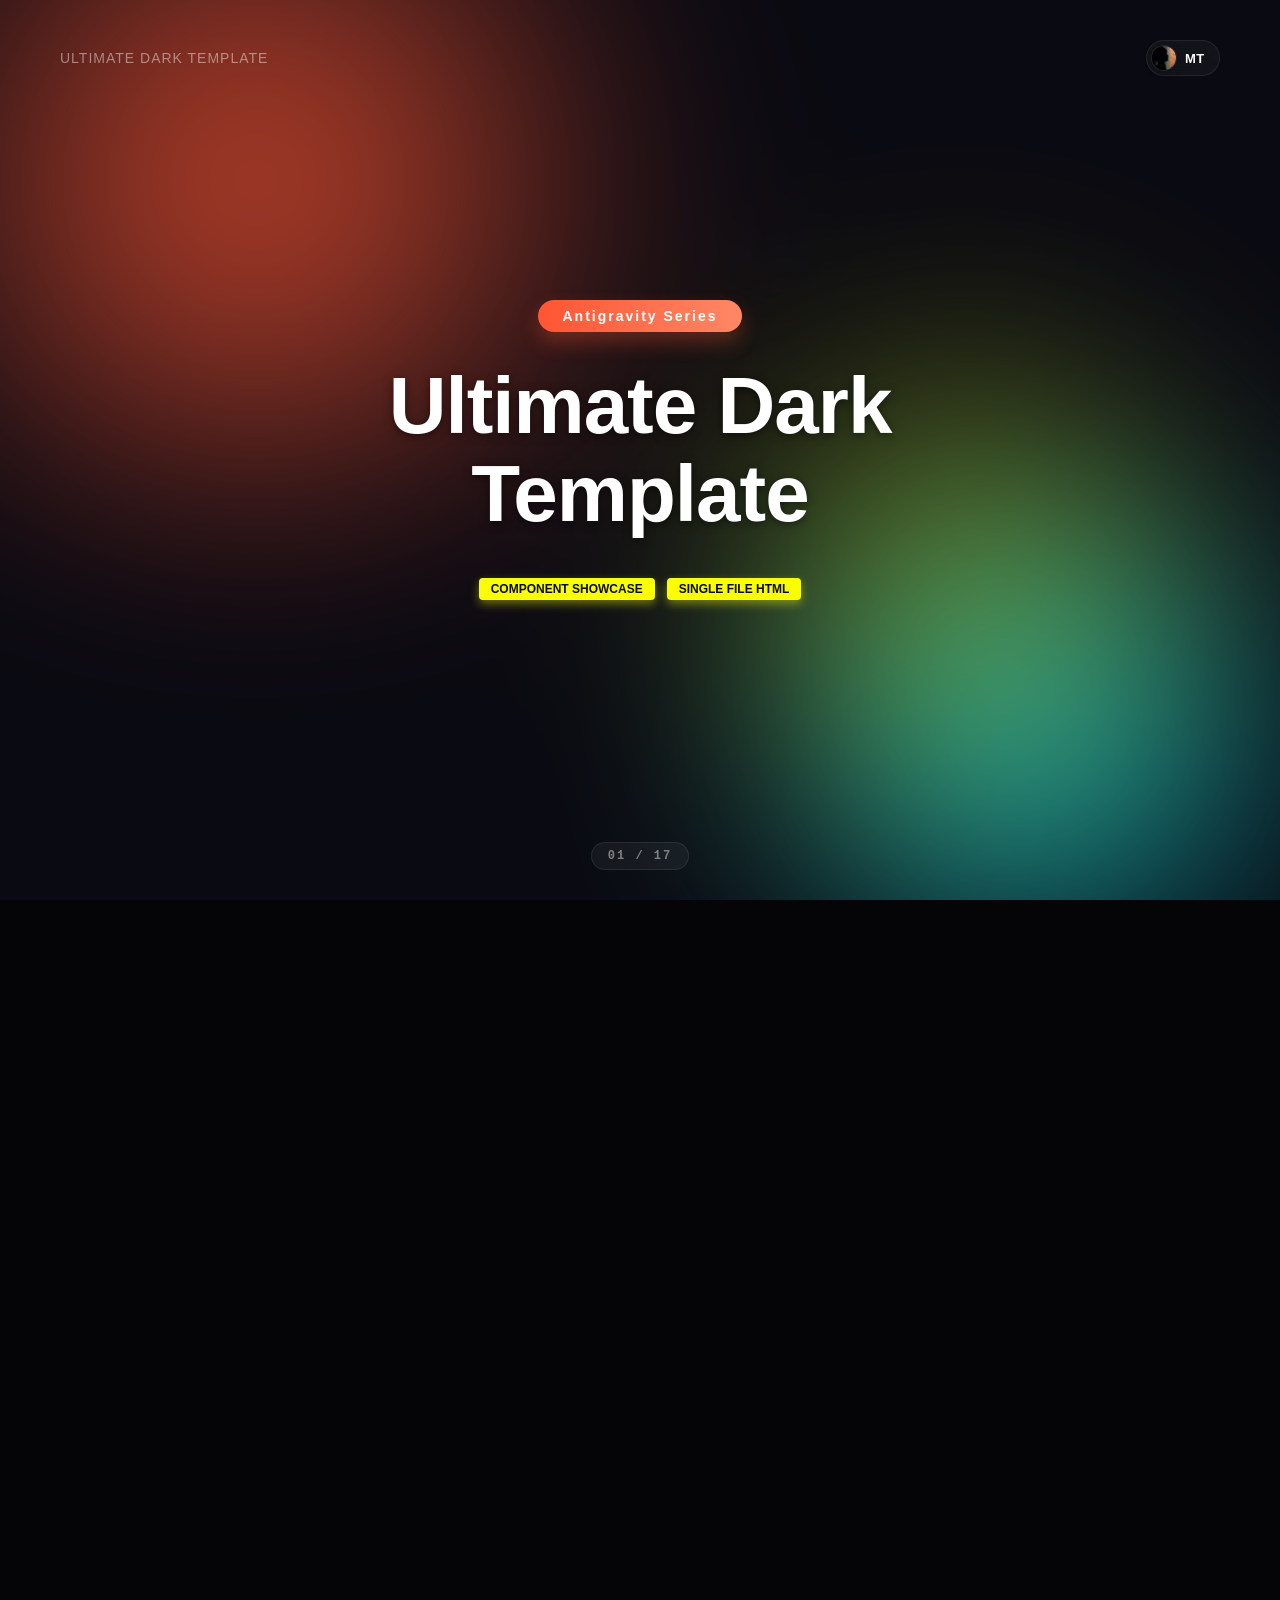
<file: ppt-studio/themes/ultimate-dark.html>
<!DOCTYPE html>
<html lang="en">
<head>
    <meta charset="UTF-8">
    <meta name="viewport" content="width=device-width, initial-scale=1.0">
    <title>Ultimate Dark PPT Components</title>
    <style>
        html, body {
            height: 100%;
            margin: 0;
            padding: 0;
            overflow-x: hidden;
            background: #050508;
            color: #fff;
         overflow: hidden !important; }
        
        .slide {
            
            width: 100vw;
            height: 100vh;
            /* Extra styles to ensure full page snap */
        }
        
        /* ═══════════════════════════════════════════════════════════════
   Ultimate Dark — 统一暗色 PPT 模板样式
   字体: Inter + Noto Sans SC（中英文兼容）
   风格: 高级暗色系，紫蓝主色调，兼容多种口播稿风格
   ═══════════════════════════════════════════════════════════════ */

@import url('https://fonts.googleapis.com/css2?family=Inter:wght@300;400;500;600;700;800;900&family=Noto+Sans+SC:wght@300;400;500;700;900&display=swap');

* {
    margin: 0;
    padding: 0;
    box-sizing: border-box;
}

:root {
    /* 核心色板 */
    --bg-deep: #050508;
    --bg-surface: #0a0a10;
    --bg-card: rgba(255, 255, 255, 0.03);
    --bg-card-hover: rgba(255, 255, 255, 0.06);

    --accent-1: #FF5533;
    /* Orange/Red */
    --accent-2: #00E5FF;
    /* Cyan */
    --accent-3: #FF5533;
    /* Secondary Orange */
    --accent-4: #FAFF00;
    /* Yellow */

    --text-primary: #ffffff;
    --text-secondary: rgba(255, 255, 255, 0.7);
    --text-muted: rgba(255, 255, 255, 0.45);

    --border: rgba(255, 255, 255, 0.08);
    --border-accent: rgba(0, 229, 255, 0.3);

    --glow-accent: rgba(255, 85, 51, 0.3);
    --glow-cyan: rgba(0, 229, 255, 0.3);

    /* 字体 */
    --font-heading: 'Inter', 'Noto Sans SC', sans-serif;
    --font-body: 'Inter', 'Noto Sans SC', sans-serif;
    --font-mono: 'JetBrains Mono', 'Fira Code', monospace;

    /* 圆角 */
    --radius-sm: 6px;
    --radius-md: 12px;
    --radius-lg: 20px;
    --radius-xl: 28px;
}

/* ── 全局容器 ──────────────────────────────────── */
body {
    background: var(--bg-deep);
    font-family: var(--font-body);
    color: var(--text-primary);
    
    -webkit-font-smoothing: antialiased;
    -moz-osx-font-smoothing: grayscale;
}

.presentation-container {
    width: 100vw;
    height: 100vh;
    position: relative;
    overflow: hidden;
    cursor: pointer;
    background: var(--bg-deep);
}

/* ── 翻页转场 ──────────────────────────────────── */
.fade-enter-active {
    transition: opacity 0.35s ease-out, transform 0.35s ease-out;
}

.fade-leave-active {
    transition: opacity 0.2s ease-in, transform 0.2s ease-in;
}

.fade-enter-from {
    opacity: 0;
    transform: translateY(12px) scale(0.98);
}

.fade-leave-to {
    opacity: 0;
    transform: translateY(-8px) scale(1.01);
}

/* ── Slide 通用 ────────────────────────────────── */
.slide {
    width: 100vw;
    height: 100vh;
    display: flex;
    flex-direction: column;
    align-items: center;
    justify-content: center;
    padding: 60px 100px;
    position: relative;
    overflow: hidden;
    /* 增加极简高级感背景：微弱的对比色径向渐变，提升空间感 */
    background: radial-gradient(circle at top right, rgba(0, 229, 255, 0.04) 0%, transparent 50%),
        radial-gradient(circle at bottom left, rgba(255, 85, 51, 0.04) 0%, transparent 50%),
        var(--bg-deep);
}

/* ── 翻页控制器 ────────────────────────────────── */
.nav-controls {
    position: fixed;
    bottom: 28px;
    left: 50%;
    transform: translateX(-50%);
    display: flex;
    align-items: center;
    gap: 16px;
    z-index: 100;
    background: rgba(0, 0, 0, 0.5);
    backdrop-filter: blur(16px);
    padding: 8px 20px;
    border-radius: 40px;
    border: 1px solid var(--border);
    font-size: 13px;
    color: var(--text-secondary);
    font-family: var(--font-body);
    user-select: none;
}

.nav-controls button {
    background: none;
    border: none;
    color: var(--text-secondary);
    font-size: 16px;
    cursor: pointer;
    padding: 4px 8px;
    border-radius: 6px;
    transition: all 0.2s;
    font-family: var(--font-body);
}

.nav-controls button:hover {
    color: var(--text-primary);
    background: rgba(255, 255, 255, 0.08);
}

/* ── 渐变文字 ──────────────────────────────────── */
.gradient-text-accent {
    background: linear-gradient(135deg, var(--accent-1), var(--accent-2));
    -webkit-background-clip: text;
    -webkit-text-fill-color: transparent;
    background-clip: text;
}

.gradient-text-cyan {
    background: linear-gradient(135deg, var(--accent-3), var(--accent-1));
    -webkit-background-clip: text;
    -webkit-text-fill-color: transparent;
    background-clip: text;
}

.gradient-text-warm {
    background: linear-gradient(135deg, var(--accent-4), #ef4444);
    -webkit-background-clip: text;
    -webkit-text-fill-color: transparent;
    background-clip: text;
}


/* ═══════════════════════════════════════════════
   1. coverSlide - 横版封面 (Minimal Dark Neon)
   ═══════════════════════════════════════════════ */
.type-cover {
    background: var(--bg-deep);
    display: flex;
    justify-content: center;
    align-items: center;
    position: relative;
    overflow: hidden;
}

/* =========================================================================
   AURORA THEME (For Covers)
   ========================================================================= */

.aurora-theme {
    background: #0a0a12;
    overflow: hidden;
}

.aurora-bg {
    position: absolute;
    top: 0;
    left: 0;
    width: 100%;
    height: 100%;
    z-index: 0;
    filter: blur(100px);
    opacity: 0.8;
}

.aurora-orb {
    position: absolute;
    border-radius: 50%;
    animation: floatOrb 15s infinite alternate ease-in-out;
}

.orb-1 {
    width: 80vw;
    height: 80vh;
    background: radial-gradient(circle, #ff5533 0%, transparent 70%);
    top: -20%;
    left: -20%;
}

.orb-2 {
    width: 60vw;
    height: 60vh;
    background: radial-gradient(circle, #00e5ff 0%, transparent 70%);
    bottom: -10%;
    right: -10%;
    animation-delay: -5s;
}

.orb-3 {
    width: 70vw;
    height: 70vh;
    background: radial-gradient(circle, #faff00 0%, transparent 60%);
    top: 30%;
    left: 40%;
    animation-delay: -10s;
    opacity: 0.5;
}

@keyframes floatOrb {
    0% {
        transform: translate(0, 0) scale(1);
    }

    100% {
        transform: translate(100px, 50px) scale(1.1);
    }
}

.aurora-content-wrapper {
    position: relative;
    z-index: 10;
    /* Remove glass blur */
    background: transparent;
    padding: 60px 80px;
    display: flex;
    flex-direction: column;
    align-items: center;
    justify-content: center;
    text-align: center;
    max-width: 85%;
    width: 100%;
}

/* Decorative Extra Tags/Blocks to enrich colors */
.cover-hero-icon {
    width: 120px;
    height: 120px;
    margin-bottom: 24px;
    object-fit: contain;
    filter: drop-shadow(0 10px 20px rgba(0, 0, 0, 0.4));
    animation: float 6s ease-in-out infinite;
}

.aurora-decor-line {
    width: 60px;
    height: 6px;
    background: #00e5ff;
    margin-bottom: 24px;
    border-radius: 4px;
    box-shadow: 0 0 10px rgba(0, 229, 255, 0.5);
}

.aurora-extra-tag {
    color: #0a0a12;
    background: #faff00;
    font-size: 12px;
    font-weight: 800;
    padding: 4px 12px;
    text-transform: uppercase;
    border-radius: 4px;
    display: inline-block;
    margin-top: 16px;
    box-shadow: 0 4px 10px rgba(250, 255, 0, 0.4);
}

.aurora-badge {
    color: #fff;
    background: linear-gradient(90deg, #ff5533, #ff8866);
    font-size: 14px;
    font-weight: 700;
    padding: 8px 24px;
    letter-spacing: 2px;
    display: inline-block;
    border-radius: 50px;
    margin-bottom: 30px;
    box-shadow: 0 10px 20px rgba(255, 85, 51, 0.3);
}

/* 📱 移动端屏幕适配 */
@media screen and (max-width: 768px) {

    /* 覆盖底层的强制宽高缩放机制 */
    .slide {
        width: 100vw !important;
        height: 100vh !important;
        position: relative !important;
        transform: none !important;
        overflow-y: auto !important;
        /* 允许滚动 */
        padding: 40px 20px !important;
        box-sizing: border-box !important;
    }

    /* 主容器允许压缩 */
    .aurora-content-wrapper {
        padding: 0 !important;
        width: 100%;
        box-sizing: border-box;
    }

    /* 缩小顶部 Icon */
    .cover-hero-icon {
        width: 80px !important;
        height: 80px !important;
        border-radius: 16px !important;
        margin-bottom: 16px !important;
    }

    /* 系列 Badge 缩小 */
    .aurora-badge {
        font-size: 12px;
        padding: 4px 16px;
        margin-bottom: 16px;
    }

    .flat-main {
        gap: 12px !important;
    }

    /* 优化大标题字体，允许自动换行，禁止强制单字换行竖排 */
    .aurora-title {
        font-size: 48px !important;
        word-break: normal !important;
        white-space: normal !important;
        max-width: 100%;
        line-height: 1.2 !important;
    }

    /* Tag 字体与间距缩小 */
    .aurora-extra-tag {
        font-size: 14px !important;
        padding: 6px 14px !important;
        margin: 4px !important;
    }

    /* 第二页章节大标题缩小 */
    .type-title .title {
        font-size: 40px !important;
        white-space: normal !important;
        line-height: 1.2 !important;
    }

    .type-title .subtitle {
        font-size: 20px !important;
        margin-top: 16px !important;
        white-space: normal !important;
        line-height: 1.4 !important;
    }
}

.aurora-title-wrapper {
    margin-bottom: 24px;
}

.aurora-title {
    font-size: 80px;
    font-weight: 900;
    line-height: 1.1;
    color: #ffffff;
    letter-spacing: -1px;
    text-shadow: 0 2px 10px rgba(0, 0, 0, 0.5);
    white-space: normal;
    word-break: break-word;
}

.aurora-tagline-wrapper {
    margin-top: 16px;
}

.aurora-tagline {
    font-size: 32px;
    color: rgba(255, 255, 255, 0.85);
    font-weight: 500;
    line-height: 1.5;
}

.aurora-btn {
    display: none;
    /* Can be enabled if user wants a CTA */
}



/* ═══════════════════════════════════════════════
   2. titleSlide - 章节标题
   ═══════════════════════════════════════════════ */
.type-title .title-accent {
    width: 40px;
    height: 3px;
    background: linear-gradient(90deg, var(--accent-1), var(--accent-2));
    border-radius: 2px;
    margin-bottom: 20px;
}

.type-title .subtitle {
    font-size: 15px;
    font-weight: 600;
    color: var(--accent-1);
    letter-spacing: 2px;
    text-transform: uppercase;
    margin-bottom: 14px;
}

.type-title .title {
    font-size: 44px;
    font-weight: 700;
    line-height: 1.2;
    max-width: 800px;
    text-align: center;
}

.type-title .title-underline {
    width: 80px;
    height: 2px;
    background: var(--border-accent);
    margin-top: 24px;
    border-radius: 1px;
}


/* ═══════════════════════════════════════════════
   3. messageSlide - 核心观点
   ═══════════════════════════════════════════════ */
.type-message {
    padding: 60px 100px;
}

.type-message .prefix {
    font-size: 16px;
    color: var(--accent-1);
    font-weight: 600;
    letter-spacing: 1.5px;
    text-transform: uppercase;
    margin-bottom: 20px;
    text-align: center;
}

.type-message .message {
    font-size: 42px;
    font-weight: 700;
    line-height: 1.4;
    text-align: center;
    max-width: 900px;
    color: var(--text-primary);
}

.type-message .message.gradient-text-accent {
    font-size: 52px;
    font-weight: 800;
    line-height: 1.2;
    background: linear-gradient(135deg, var(--accent-1), var(--accent-2), var(--accent-3));
    -webkit-background-clip: text;
    -webkit-text-fill-color: transparent;
    background-clip: text;
}


/* ═══════════════════════════════════════════════
   5. questionSlide - 提问页
   ═══════════════════════════════════════════════ */


.question-icon {
    font-size: 64px;
    font-weight: 800;
    width: 80px;
    height: 80px;
    display: flex;
    align-items: center;
    justify-content: center;
    border-radius: 50%;
    border: 2px solid var(--border-accent);
    color: var(--accent-1);
    margin-bottom: 32px;
    background: rgba(99, 102, 241, 0.06);
}

.type-question .question {
    font-size: 36px;
    font-weight: 600;
    line-height: 1.4;
    max-width: 750px;
    text-align: center;
}


/* ═══════════════════════════════════════════════
   6. endSlide - 结束页
   ═══════════════════════════════════════════════ */


.end-glow {
    position: absolute;
    width: 300px;
    height: 300px;
    border-radius: 50%;
    background: radial-gradient(circle, rgba(99, 102, 241, 0.12), transparent 70%);
    animation: pulse-glow 5s ease-in-out infinite;
    pointer-events: none;
}

.end-icon {
    font-size: 28px;
    color: var(--accent-1);
    margin-bottom: 28px;
    opacity: 0.6;
}

.type-end .message {
    font-size: 32px;
    font-weight: 500;
    color: var(--text-secondary);
    letter-spacing: 2px;
}


/* ═══════════════════════════════════════════════
   7. splitSlide - 左右分栏
   ═══════════════════════════════════════════════ */
.type-split {
    flex-direction: row;
    padding: 60px 80px;
    gap: 48px;
    align-items: center;
    justify-content: center;
}

.split-left {
    flex: 1;
    max-width: 520px;
    display: flex;
    flex-direction: column;
    justify-content: center;
}

.badge {
    display: inline-flex;
    align-items: center;
    gap: 8px;
    font-size: 12px;
    font-weight: 600;
    color: var(--accent-1);
    background: rgba(99, 102, 241, 0.08);
    border: 1px solid var(--border-accent);
    padding: 6px 14px;
    border-radius: 40px;
    margin-bottom: 20px;
    width: fit-content;
    letter-spacing: 0.5px;
}

.badge-dot {
    width: 6px;
    height: 6px;
    border-radius: 50%;
    background: var(--accent-1);
}

.split-title {
    font-size: 36px;
    font-weight: 700;
    line-height: 1.25;
    margin-bottom: 16px;
}

.split-desc {
    font-size: 16px;
    color: var(--text-secondary);
    line-height: 1.6;
    margin-bottom: 24px;
}

.stats-row {
    display: flex;
    gap: 20px;
}

.stat-card {
    background: var(--bg-card);
    border: 1px solid var(--border);
    border-radius: var(--radius-md);
    padding: 16px 22px;
    min-width: 100px;
}

.stat-value {
    font-size: 28px;
    font-weight: 800;
    background: linear-gradient(135deg, var(--accent-1), var(--accent-2));
    -webkit-background-clip: text;
    -webkit-text-fill-color: transparent;
    background-clip: text;
}

.stat-label {
    font-size: 12px;
    color: var(--text-muted);
    margin-top: 4px;
    letter-spacing: 0.5px;
}

.split-right {
    flex: 1;
    max-width: 480px;
    display: flex;
    align-items: center;
}

.info-panel {
    background: var(--bg-card);
    border: 1px solid var(--border);
    border-radius: var(--radius-lg);
    padding: 28px;
    width: 100%;
}

.panel-header {
    font-size: 16px;
    font-weight: 600;
    margin-bottom: 20px;
    display: flex;
    align-items: center;
    gap: 10px;
}

.panel-tag {
    font-size: 11px;
    background: rgba(99, 102, 241, 0.15);
    color: var(--accent-1);
    padding: 3px 10px;
    border-radius: 20px;
    font-weight: 600;
}

.panel-items {
    display: flex;
    flex-direction: column;
    gap: 14px;
}

.panel-item {
    display: flex;
    align-items: flex-start;
    gap: 14px;
}

.item-icon {
    width: 36px;
    height: 36px;
    border-radius: var(--radius-sm);
    display: flex;
    align-items: center;
    justify-content: center;
    font-size: 16px;
    flex-shrink: 0;
}

.item-title {
    font-size: 14px;
    font-weight: 600;
    margin-bottom: 2px;
}

.item-desc {
    font-size: 12px;
    color: var(--text-muted);
    line-height: 1.5;
}


/* ═══════════════════════════════════════════════
   8. statsSlide - 数据统计
   ═══════════════════════════════════════════════ */
.type-stats .stats-header {
    text-align: center;
    margin-bottom: 48px;
}

.type-stats .subtitle {
    font-size: 13px;
    color: var(--accent-1);
    font-weight: 600;
    letter-spacing: 2px;
    text-transform: uppercase;
    margin-bottom: 10px;
}

.type-stats .title {
    font-size: 36px;
    font-weight: 700;
}

.stats-grid {
    display: flex;
    gap: 24px;
    flex-wrap: wrap;
    justify-content: center;
}

.stats-card {
    background: var(--bg-card);
    border: 1px solid var(--border);
    border-radius: var(--radius-lg);
    padding: 32px 36px;
    min-width: 180px;
    text-align: center;
    transition: border-color 0.3s;
}

.stats-card:hover {
    border-color: var(--border-accent);
}

.stats-card-value {
    font-size: 42px;
    font-weight: 800;
    margin-bottom: 8px;
    background: linear-gradient(135deg, var(--accent-1), var(--accent-2));
    -webkit-background-clip: text;
    -webkit-text-fill-color: transparent;
    background-clip: text;
}

.stats-card-label {
    font-size: 14px;
    font-weight: 600;
    color: var(--text-primary);
    margin-bottom: 6px;
}

.stats-card-desc {
    font-size: 12px;
    color: var(--text-muted);
    line-height: 1.5;
}


/* ═══════════════════════════════════════════════
   7. cardGridSlide - 网格卡片
   ═══════════════════════════════════════════════ */
.type-card-grid {
    padding: 60px 80px;
}

.grid-title {
    font-size: 32px;
    font-weight: 700;
    margin-bottom: 40px;
    text-align: center;
}

.card-grid {
    display: grid;
    grid-template-columns: repeat(auto-fit, minmax(240px, 1fr));
    gap: 20px;
    max-width: 900px;
    width: 100%;
}

.grid-card {
    background: rgba(255, 255, 255, 0.02);
    border: 1px solid rgba(255, 255, 255, 0.05);
    backdrop-filter: blur(12px);
    border-radius: var(--radius-lg);
    padding: 24px;
    transition: all 0.3s;
    display: flex;
    flex-direction: column;
}

.grid-card:hover {
    border-color: var(--border-accent);
    transform: translateY(-2px);
    background: rgba(255, 255, 255, 0.05);
}

.card-icon {
    width: 42px;
    height: 42px;
    border-radius: var(--radius-sm);
    display: flex;
    align-items: center;
    justify-content: center;
    font-size: 20px;
    margin-bottom: 16px;
}

.card-title {
    font-size: 18px;
    font-weight: 600;
    margin-bottom: 8px;
    color: var(--text-primary);
}

.card-desc {
    font-size: 14px;
    color: var(--text-muted);
    line-height: 1.6;
}


/* ═══════════════════════════════════════════════
   11. terminalSlide - 终端代码
   ═══════════════════════════════════════════════ */
.type-terminal {
    padding: 60px 100px;
}

.terminal-window {
    width: 100%;
    max-width: 750px;
    background: rgba(0, 0, 0, 0.5);
    border: 1px solid var(--border);
    border-radius: var(--radius-md);
    overflow: hidden;
}

.terminal-header {
    display: flex;
    align-items: center;
    gap: 8px;
    padding: 12px 16px;
    background: rgba(255, 255, 255, 0.04);
    border-bottom: 1px solid var(--border);
}

.terminal-dot {
    width: 12px;
    height: 12px;
    border-radius: 50%;
}

.terminal-dot.red {
    background: #ff5f57;
}

.terminal-dot.yellow {
    background: #febc2e;
}

.terminal-dot.green {
    background: #28c840;
}

.terminal-title {
    margin-left: auto;
    font-size: 12px;
    color: var(--text-muted);
    font-family: var(--font-mono);
}

.terminal-body {
    padding: 20px 24px;
    font-family: var(--font-mono);
    font-size: 14px;
    line-height: 1.8;
}

.terminal-line {
    display: flex;
    gap: 8px;
}

.line-prompt {
    color: var(--accent-3);
    flex-shrink: 0;
}

.line-text {
    color: var(--text-primary);
}

.line-text.green {
    color: #4ade80;
}

.line-text.yellow {
    color: #facc15;
}

.line-text.red {
    color: #f87171;
}

.line-text.cyan {
    color: #22d3ee;
}

.line-text.dim {
    color: var(--text-muted);
}





/* ═══════════════════════════════════════════════
   13. comparisonSlide - 对比
   ═══════════════════════════════════════════════ */
.type-comparison {
    padding: 60px 80px;
}

.comp-title {
    font-size: 32px;
    font-weight: 700;
    margin-bottom: 40px;
    text-align: center;
}

.comp-grid {
    display: flex;
    gap: 24px;
    align-items: stretch;
    max-width: 900px;
    width: 100%;
}

.comp-col {
    flex: 1;
    background: var(--bg-card);
    border: 1px solid var(--border);
    border-radius: var(--radius-lg);
    padding: 28px;
}

.comp-left {
    border-color: rgba(239, 68, 68, 0.2);
}

.comp-right {
    border-color: rgba(34, 197, 94, 0.2);
}

.comp-col-header {
    font-size: 18px;
    font-weight: 700;
    margin-bottom: 20px;
    padding-bottom: 14px;
    border-bottom: 1px solid var(--border);
}

.comp-left .comp-col-header {
    color: #f87171;
}

.comp-right .comp-col-header {
    color: #4ade80;
}

.comp-list {
    list-style: none;
    display: flex;
    flex-direction: column;
    gap: 14px;
}

.comp-list li {
    display: flex;
    align-items: flex-start;
    gap: 12px;
}

.comp-icon {
    width: 24px;
    height: 24px;
    border-radius: 50%;
    display: flex;
    align-items: center;
    justify-content: center;
    font-size: 12px;
    flex-shrink: 0;
    background: rgba(239, 68, 68, 0.12);
    color: #f87171;
}

.comp-icon-right {
    background: rgba(34, 197, 94, 0.12);
    color: #4ade80;
}

.comp-item-title {
    font-size: 14px;
    font-weight: 600;
}

.comp-item-desc {
    font-size: 12px;
    color: var(--text-muted);
    margin-top: 2px;
}

.comp-vs {
    display: flex;
    align-items: center;
    font-size: 16px;
    font-weight: 800;
    color: var(--text-muted);
    padding: 0 8px;
}


/* ═══════════════════════════════════════════════
   14. flowSlide - 流程图
   ═══════════════════════════════════════════════ */
.type-flow {
    padding: 60px 80px;
}

.flow-title {
    font-size: 32px;
    font-weight: 700;
    margin-bottom: 48px;
    text-align: center;
}

.flow-track {
    display: flex;
    align-items: flex-start;
    gap: 16px;
    flex-wrap: wrap;
    justify-content: center;
}

.flow-step {
    background: var(--bg-card);
    border: 1px solid var(--border);
    border-radius: var(--radius-md);
    padding: 24px;
    width: 180px;
    text-align: center;
    transition: border-color 0.3s;
}

.flow-step:hover {
    border-color: var(--border-accent);
}

.flow-num {
    font-size: 14px;
    font-weight: 800;
    color: var(--accent-1);
    margin-bottom: 10px;
    font-family: var(--font-mono);
}

.flow-step-title {
    font-size: 15px;
    font-weight: 600;
    margin-bottom: 6px;
}

.flow-step-desc {
    font-size: 12px;
    color: var(--text-muted);
    line-height: 1.5;
}

.flow-arrow {
    display: flex;
    align-items: center;
    font-size: 20px;
    color: var(--text-muted);
    padding-top: 30px;
}


/* ═══════════════════════════════════════════════
   15. timelineSlide - 时间线 [NEW]
   ═══════════════════════════════════════════════ */
.type-timeline {
    padding: 60px 100px;
    align-items: flex-start;
}

.timeline-title {
    font-size: 32px;
    font-weight: 700;
    margin-bottom: 48px;
    width: 100%;
    text-align: center;
}

.timeline-track {
    position: relative;
    width: 100%;
    max-width: 800px;
    margin: 0 auto;
    display: flex;
    flex-direction: column;
    gap: 32px;
}

.timeline-line {
    position: absolute;
    left: 50%;
    top: 0;
    bottom: 0;
    width: 2px;
    background: linear-gradient(180deg, var(--accent-1), var(--border), transparent);
    transform: translateX(-50%);
}

.timeline-event {
    display: flex;
    align-items: flex-start;
    position: relative;
    width: 100%;
}

.timeline-event.even {
    justify-content: flex-start;
    padding-right: 55%;
}

.timeline-event.odd {
    justify-content: flex-end;
    padding-left: 55%;
}

.timeline-dot {
    position: absolute;
    left: 50%;
    transform: translateX(-50%);
    width: 12px;
    height: 12px;
    border-radius: 50%;
    background: var(--accent-1);
    border: 3px solid var(--bg-deep);
    box-shadow: 0 0 0 2px var(--accent-1);
    z-index: 2;
}

.timeline-card {
    background: var(--bg-card);
    border: 1px solid var(--border);
    border-radius: var(--radius-md);
    padding: 18px 22px;
    width: 100%;
}

.timeline-date {
    font-size: 12px;
    font-weight: 700;
    color: var(--accent-1);
    margin-bottom: 6px;
    font-family: var(--font-mono);
    letter-spacing: 1px;
}

.timeline-event-title {
    font-size: 16px;
    font-weight: 600;
    margin-bottom: 4px;
}

.timeline-event-desc {
    font-size: 13px;
    color: var(--text-muted);
    line-height: 1.5;
}


/* ═══════════════════════════════════════════════
   16. quoteSlide - 引用/金句 [NEW]
   ═══════════════════════════════════════════════ */


.quote-mark {
    font-size: 120px;
    font-weight: 900;
    line-height: 0.6;
    background: linear-gradient(135deg, var(--accent-1), var(--accent-2));
    -webkit-background-clip: text;
    -webkit-text-fill-color: transparent;
    background-clip: text;
    opacity: 0.3;
    margin-bottom: 8px;
    font-family: Georgia, serif;
}

.quote-text {
    font-size: 30px;
    font-weight: 500;
    line-height: 1.6;
    max-width: 750px;
    text-align: center;
    font-style: italic;
    color: var(--text-primary);
}

.quote-attribution {
    display: flex;
    align-items: center;
    gap: 10px;
    margin-top: 32px;
    font-size: 16px;
}

.quote-dash {
    color: var(--accent-1);
    font-weight: 300;
}

.quote-author {
    font-weight: 600;
    color: var(--text-primary);
}

.quote-role {
    color: var(--text-muted);
    font-weight: 400;
}


/* ═══════════════════════════════════════════════
   17. imageTextSlide - 图文混排 [NEW]
   ═══════════════════════════════════════════════ */
.type-image-text {
    flex-direction: row;
    padding: 60px 80px;
    gap: 60px;
    align-items: center;
}

.img-text-visual {
    flex: 1;
    display: flex;
    justify-content: center;
    align-items: center;
}

.screenshot-img {
    max-width: 100%;
    max-height: 500px;
    border-radius: var(--radius-lg);
    border: 1px solid var(--border);
    box-shadow: 0 20px 40px rgba(0, 0, 0, 0.4);
    object-fit: contain;
}

.img-text-content {
    flex: 1;
    display: flex;
    flex-direction: column;
    justify-content: center;
    align-items: flex-start;
}

.img-text-title {
    font-size: 36px;
    font-weight: 700;
    line-height: 1.25;
    margin-bottom: 16px;
}

.img-text-desc {
    font-size: 16px;
    color: var(--text-secondary);
    line-height: 1.7;
    max-width: 500px;
}

.solution-box {
    margin-top: 32px;
    padding: 20px 24px;
    background: rgba(34, 197, 94, 0.1);
    border-left: 4px solid #4ade80;
    border-radius: 0 var(--radius-md) var(--radius-md) 0;
}

.solution-label {
    font-size: 14px;
    font-weight: 700;
    color: #4ade80;
    margin-bottom: 8px;
    text-transform: uppercase;
    letter-spacing: 1px;
}

.solution-text {
    font-size: 15px;
    color: var(--text-primary);
    line-height: 1.6;
}


/* ═══════════════════════════════════════════════
   18. listSlide - 要点列表 [NEW]
   ═══════════════════════════════════════════════ */
.type-list {
    padding: 60px 120px;
    align-items: flex-start;
}

.list-title {
    font-size: 32px;
    font-weight: 700;
    margin-bottom: 40px;
    width: 100%;
    text-align: center;
}

.list-items {
    display: flex;
    flex-direction: column;
    gap: 16px;
    max-width: 700px;
    width: 100%;
    margin: 0 auto;
}

.list-item {
    display: flex;
    align-items: flex-start;
    gap: 20px;
    padding: 20px 24px;
    background: var(--bg-card);
    border: 1px solid var(--border);
    border-radius: var(--radius-md);
    transition: all 0.3s;
}

.list-item:hover {
    border-color: var(--border-accent);
    transform: translateX(4px);
}

.list-num {
    font-size: 20px;
    font-weight: 800;
    color: var(--accent-1);
    font-family: var(--font-mono);
    flex-shrink: 0;
    opacity: 0.6;
}

.list-item-title {
    font-size: 16px;
    font-weight: 600;
    margin-bottom: 4px;
}

.list-item-desc {
    font-size: 13px;
    color: var(--text-muted);
    line-height: 1.5;
}




/* ═══════════════════════════════════════════════
   22. conflictCoverSlide & verticalConflictSlide 
       - 矛盾冲突极简高反差封面 (Neo-Brutalism VS style)
   ═══════════════════════════════════════════════ */

.type-conflict,
.type-vertical-conflict {
    padding: 0;
    overflow: hidden;
    position: relative;
    background: #000;
}

/* Horizontal 16:9 Version */
.type-conflict {
    display: flex;
    flex-direction: row;
    align-items: stretch;
    /* 覆盖 .slide 的 center */
}

.type-conflict .conflict-side {
    flex: 1;
    display: flex;
    align-items: center;
    padding: 80px;
    position: relative;
    height: 100%;
    /* 确保撑满高度 */
}

.type-conflict .conflict-left {
    background: #00E5FF;
    color: #000;
    justify-content: flex-end;
    padding-right: 180px;
    /* Greatly increased padding to avoid clipped text caused by negative margin on right side */
}

.type-conflict .conflict-left .conflict-content {
    max-width: 600px;
    scroll-padding-right: 0;
}

.type-conflict .conflict-right {
    background: #FF0055;
    /* Neon Pink to create a high-contrast Neo-Brutalism conflict */
    color: #fff;
    justify-content: flex-start;
    clip-path: polygon(150px 0, 100% 0, 100% 100%, 0% 100%);
    margin-left: -160px;
    /* overlap more than the clip to prevent subpixel black gaps */
    padding-left: 240px;
}

/* Vertical 9:16 Version */
.type-vertical-conflict {
    display: flex;
    justify-content: center;
    align-items: center;
    background: #111;
    /* Dark backdrop for the presentation area */
}

.mobile-wrapper {
    aspect-ratio: 9/16;
    height: 100%;
    /* Force it to take full height of the slide */
    background: #000;
    position: relative;
    display: flex;
    flex-direction: column;
    overflow: hidden;
    box-shadow: 0 0 100px rgba(0, 0, 0, 1);
    /* Separation from background */
    align-items: stretch;
}

.mobile-wrapper .conflict-side {
    flex: 1;
    display: flex;
    align-items: center;
    padding: 40px;
    position: relative;
}

.mobile-wrapper .conflict-top {
    background: #00E5FF;
    color: #000;
    align-items: flex-end;
    padding-bottom: 120px;
}

.mobile-wrapper .conflict-bottom {
    background: #FF0055;
    color: #fff;
    align-items: flex-start;
    clip-path: polygon(0 100px, 100% 0, 100% 100%, 0 100%);
    margin-top: -120px;
    /* overlap up more than clip depth to absolutely hide background gap */
    padding-top: 160px;
}

/* Typography & Badges shared */
.conflict-content {
    display: flex;
    flex-direction: column;
    gap: 20px;
}

.alignment-right {
    align-items: flex-end;
    text-align: right;
}

.alignment-left {
    align-items: flex-start;
    text-align: left;
}

.type-conflict .conflict-headline {
    font-size: 85px;
    font-weight: 900;
    line-height: 1.1;
    text-transform: uppercase;
    letter-spacing: -2px;
    margin: 0;
}

.type-vertical-conflict .conflict-headline {
    font-size: 65px;
    /* Scaled down for mobile vertical */
    font-weight: 900;
    line-height: 1.1;
    text-transform: uppercase;
    letter-spacing: -2px;
    margin: 0;
}

.conflict-sub {
    font-size: 26px;
    font-weight: 700;
    color: var(--bg-deep);
    background: var(--accent-3);
    padding: 10px 20px;
    margin: 0;
    display: inline-block;
}

/* Dark theme overrides for contrast */
.conflict-right .conflict-sub,
.conflict-bottom .conflict-sub {
    background: var(--bg-deep);
    color: var(--text-primary);
}

.type-vertical-conflict .conflict-sub {
    font-size: 20px;
    padding: 8px 16px;
}

.conflict-badge {
    position: absolute;
    top: 50%;
    left: 50%;
    transform: translate(-50%, -50%) rotate(-10deg);
    background: #FAFF00;
    /* Revert badge to brutalist yellow since accent-4 isn't popping enough against Magenta */
    color: #000;
    font-family: var(--font-mono);
    font-size: 60px;
    font-weight: 900;
    padding: 10px 30px;
    border: 8px solid #000;
    z-index: 10;
    text-transform: uppercase;
    box-shadow: 15px 15px 0 #000;
    /* Brutalist sharp shadow */
}

.type-vertical-conflict .conflict-badge {
    font-size: 45px;
    border: 6px solid #000;
    padding: 5px 20px;
}

.number-desc {
    font-size: 16px;
    color: var(--text-muted);
    max-width: 500px;
    text-align: center;
    line-height: 1.6;
}


/* ═══════════════════════════════════════════════
   20. teamSlide - 团队/人物 [NEW]
   ═══════════════════════════════════════════════ */
.type-team {
    padding: 60px 80px;
}

.team-title {
    font-size: 32px;
    font-weight: 700;
    margin-bottom: 40px;
    text-align: center;
}

.team-grid {
    display: flex;
    gap: 24px;
    flex-wrap: wrap;
    justify-content: center;
}

.team-card {
    background: var(--bg-card);
    border: 1px solid var(--border);
    border-radius: var(--radius-lg);
    padding: 32px 28px;
    text-align: center;
    min-width: 180px;
    max-width: 220px;
    transition: all 0.3s;
}

.team-card:hover {
    border-color: var(--border-accent);
    transform: translateY(-3px);
}

.team-avatar {
    width: 64px;
    height: 64px;
    border-radius: 50%;
    display: flex;
    align-items: center;
    justify-content: center;
    font-size: 24px;
    font-weight: 700;
    color: white;
    margin: 0 auto 16px;
}

.team-name {
    font-size: 16px;
    font-weight: 600;
    margin-bottom: 4px;
}

.team-role {
    font-size: 13px;
    color: var(--accent-1);
    margin-bottom: 10px;
}

.team-desc {
    font-size: 12px;
    color: var(--text-muted);
    line-height: 1.5;
}


/* ═══════════════════════════════════════════════
   21. gallerySlide - 画廊 [NEW]
   ═══════════════════════════════════════════════ */
.type-gallery {
    padding: 60px 80px;
}

.gallery-title {
    font-size: 32px;
    font-weight: 700;
    margin-bottom: 36px;
    text-align: center;
}

.gallery-grid {
    display: grid;
    grid-template-columns: repeat(3, 1fr);
    gap: 16px;
    max-width: 900px;
    width: 100%;
}

.gallery-item {
    aspect-ratio: 16/10;
    border-radius: var(--radius-md);
    overflow: hidden;
    position: relative;
    background-size: cover;
    background-position: center;
    border: 1px solid var(--border);
    transition: all 0.3s;
}

.gallery-item:hover {
    transform: scale(1.03);
    border-color: var(--border-accent);
}

.gallery-overlay {
    position: absolute;
    inset: 0;
    background: linear-gradient(to top, rgba(0, 0, 0, 0.8) 0%, transparent 60%);
    display: flex;
    flex-direction: column;
    justify-content: flex-end;
    padding: 16px;
}

.gallery-item-title {
    font-size: 14px;
    font-weight: 600;
}

.gallery-item-desc {
    font-size: 11px;
    color: var(--text-muted);
    margin-top: 2px;
}

/* ═══════════════════════════════════════════════
   24. verticalCoverSlide - 9:16 竖版通用封面 [NEW]
   ═══════════════════════════════════════════════ */
.type-vertical-cover {
    padding: 0;
    overflow: hidden;
    background: #111;
    display: flex;
    justify-content: center;
    align-items: center;
}

.type-vertical-cover .mobile-wrapper {
    position: relative;
    background: #00E5FF;
    overflow: hidden;
}

.vc-bg-shape {
    position: absolute;
    bottom: 0;
    right: 0;
    width: 100%;
    height: 55%;
    background: #FF0055;
    clip-path: polygon(0 30%, 100% 0, 100% 100%, 0% 100%);
    z-index: 0;
}

.vc-bg-circle {
    position: absolute;
    top: 15%;
    right: -10%;
    width: 350px;
    height: 350px;
    background: #FAFF00;
    border-radius: 50%;
    z-index: 0;
}

.vc-content {
    position: relative;
    z-index: 10;
    width: 100%;
    height: 100%;
    padding: 60px 40px;
    display: flex;
    flex-direction: column;
    box-sizing: border-box;
}

.vc-header {
    margin-bottom: auto;
}

.vc-main {
    margin: auto 0;
    display: flex;
    flex-direction: column;
    gap: 24px;
}

.vc-title {
    font-size: 72px;
    font-weight: 900;
    line-height: 1.15;
    color: #000000;
    letter-spacing: -2px;
    text-transform: uppercase;
    background: #FFFFFF;
    display: inline;
    padding: 10px 20px;
    -webkit-box-decoration-break: clone;
    box-decoration-break: clone;
}

.vc-tagline {
    font-size: 24px;
    color: #FFFFFF;
    background: #000000;
    display: inline-block;
    padding: 14px 28px;
    font-weight: 700;
    line-height: 1.4;
    max-width: 100%;
}

.vc-footer {
    margin-top: auto;
}

/* ═══════════════════════════════════════════════
   Global Header & Footer 
   ═══════════════════════════════════════════════ */
.global-header {
    position: fixed;
    top: 40px;
    left: 60px;
    right: 60px;
    display: flex;
    justify-content: space-between;
    align-items: center;
    z-index: 50;
    font-family: var(--font-body);
}

.gh-left {
    display: flex;
    align-items: center;
    gap: 16px;
}

.gh-title {
    font-size: 14px;
    font-weight: 500;
    color: var(--text-muted);
    letter-spacing: 1px;
    text-transform: uppercase;
}

.gh-right {
    display: flex;
    align-items: center;
    gap: 8px;
    background: rgba(255, 255, 255, 0.04);
    border: 1px solid var(--border);
    padding: 4px 14px 4px 4px;
    border-radius: 40px;
    backdrop-filter: blur(10px);
    transition: all 0.3s ease;
}

.gh-right:hover {
    background: rgba(255, 255, 255, 0.08);
    border-color: rgba(255, 255, 255, 0.15);
}

.gh-avatar-wrapper {
    width: 26px;
    height: 26px;
    border-radius: 50%;
    overflow: hidden;
    background: var(--bg-surface);
    display: flex;
    align-items: center;
    justify-content: center;
    border: 1px solid rgba(255, 255, 255, 0.1);
    box-shadow: 0 2px 8px rgba(0, 0, 0, 0.2);
}

.gh-avatar {
    width: 100%;
    height: 100%;
    object-fit: cover;
}

.gh-author {
    font-size: 13px;
    font-weight: 600;
    color: var(--text-primary);
    font-family: var(--font-body);
    letter-spacing: 0.5px;
}

.global-footer {
    position: fixed;
    bottom: 30px;
    left: 0;
    right: 0;
    display: flex;
    justify-content: center;
    align-items: center;
    z-index: 50;
    pointer-events: none;
    /* So it doesn't block clicks */
}

.page-number-pill {
    background: rgba(255, 255, 255, 0.05);
    border: 1px solid var(--border);
    padding: 6px 16px;
    border-radius: 40px;
    font-family: var(--font-mono);
    font-size: 12px;
    font-weight: 600;
    color: var(--text-muted);
    letter-spacing: 2px;
    backdrop-filter: blur(10px);
}
        
        /* Progress Bar & Nav */
        .progress-bar {
            position: fixed;
            top: 0;
            left: 0;
            height: 4px;
            background: linear-gradient(90deg, #FF5533, #00E5FF);
            z-index: 1000;
            width: 0%;
            transition: width 0.3s;
        }
        
    </style>
</head>
<body>
    <div class="progress-bar" id="progressBar"></div>

    <!-- Global Header -->
    <div class="global-header">
        <div class="gh-left">
            <span class="gh-title">Ultimate Dark Template</span>
        </div>
        <div class="gh-right">
            <div class="gh-avatar-wrapper">
                <img src="[data-uri]" alt="Avatar" class="gh-avatar">
            </div>
            <span class="gh-author">MT</span>
        </div>
    </div>

    <!-- Global Footer -->
    <div class="global-footer">
        <div class="page-number-pill">
            <span id="currentPage">01</span> / <span id="totalPages">17</span>
        </div>
    </div>


    <!-- 1. coverSlide -->
    <div id="slides-wrapper" style="transition: transform 0.6s cubic-bezier(0.83, 0, 0.17, 1); height: 100vh; width: 100vw;">
<section class="slide type-cover aurora-theme">
        <div class="aurora-bg">
            <div class="aurora-orb orb-1"></div>
            <div class="aurora-orb orb-2"></div>
            <div class="aurora-orb orb-3"></div>
        </div>
        <div class="aurora-content-wrapper">
            <div class="flat-header">
                <span class="aurora-badge">Antigravity Series</span>
            </div>
            <div class="flat-main">
                <div class="aurora-title-wrapper">
                    <h1 class="aurora-title">Ultimate Dark Template</h1>
                </div>
                <div class="aurora-tagline-wrapper" style="display: flex; gap: 12px; justify-content: center; flex-wrap: wrap;">
                    <span class="aurora-extra-tag">Component Showcase</span>
                    <span class="aurora-extra-tag">Single File HTML</span>
                </div>
            </div>
        </div>
    </section>

    <!-- 2. titleSlide -->
    <section class="slide type-title">
        <div class="title-accent"></div>
        <div class="title">Section 1: The Core</div>
        <div class="subtitle" style="margin-top: 30px;">乔布斯式一句话核心观点</div>
        <div class="title-underline"></div>
    </section>

    <!-- 3. messageSlide -->
    <section class="slide type-message">
        <div class="prefix">核心观点</div>
        <div class="message gradient-text-accent">AI不是代替你，而是放大你。</div>
    </section>

    <!-- 4. questionSlide -->
    <section class="slide type-question">
        <div class="question-icon">?</div>
        <div class="question">如何让PPT真正做到零依赖？</div>
    </section>

    <!-- 5. splitSlide -->
    <section class="slide type-split">
        <div class="split-left">
            <div class="badge">
                <span class="badge-dot"></span>
                架构分析
            </div>
            <div class="split-title">分离式设计的优势</div>
            <div class="split-desc">左边陈述观点，右侧陈列核心特性的卡片。使得版面平衡且信息密度高。</div>
            <div class="stats-row">
                <div class="stat-card">
                    <div class="stat-value">100%</div>
                    <div class="stat-label">前端兼容</div>
                </div>
            </div>
        </div>
        <div class="split-right">
            <div class="info-panel">
                <div class="panel-header">核心优势
                    <span class="panel-tag">V2.0</span>
                </div>
                <div class="panel-items">
                    <div class="panel-item">
                        <span class="item-icon" style="background: rgba(99,102,241,0.15); color: #818cf8">⚡</span>
                        <div class="item-content">
                            <div class="item-title">极致加载速度</div>
                            <div class="item-desc">单文件输出，0外部网络请求。</div>
                        </div>
                    </div>
                    <div class="panel-item">
                        <span class="item-icon" style="background: rgba(16,185,129,0.15); color: #34d399">✓</span>
                        <div class="item-content">
                            <div class="item-title">原生渲染</div>
                            <div class="item-desc">浏览器即可直接开启全屏演示。</div>
                        </div>
                    </div>
                </div>
            </div>
        </div>
    </section>

    <!-- 6. statsSlide -->
    <section class="slide type-stats">
        <div class="stats-header">
            <div class="subtitle">By the numbers</div>
            <div class="title">项目里程碑数据</div>
        </div>
        <div class="stats-grid">
            <div class="stats-card">
                <div class="stats-card-value gradient-text-accent">17</div>
                <div class="stats-card-label">组件数量</div>
                <div class="stats-card-desc">覆盖绝大多数PPT场景</div>
            </div>
            <div class="stats-card">
                <div class="stats-card-value gradient-text-cyan">0</div>
                <div class="stats-card-label">构建依赖</div>
                <div class="stats-card-desc">无需Node/NPM</div>
            </div>
            <div class="stats-card">
                <div class="stats-card-value gradient-text-warm">100%</div>
                <div class="stats-card-label">掌控力</div>
                <div class="stats-card-desc">代码即设计</div>
            </div>
        </div>
    </section>

    <!-- 7. cardGridSlide -->
    <section class="slide type-card-grid">
        <div class="grid-title">特性矩阵</div>
        <div class="card-grid">
            <div class="grid-card">
                <div class="card-icon" style="background: rgba(99,102,241,0.15); color: #818cf8">🎯</div>
                <div class="card-content">
                    <div class="card-title">精准对齐</div>
                    <div class="card-desc">100vh绝对适配。</div>
                </div>
            </div>
            <div class="grid-card">
                <div class="card-icon" style="background: rgba(236,72,153,0.15); color: #f472b6">🎨</div>
                <div class="card-content">
                    <div class="card-title">极夜主题</div>
                    <div class="card-desc">Aurora高级暗色风格。</div>
                </div>
            </div>
            <div class="grid-card">
                <div class="card-icon" style="background: rgba(16,185,129,0.15); color: #34d399">⌨️</div>
                <div class="card-content">
                    <div class="card-title">键盘交互</div>
                    <div class="card-desc">原生上下左右翻页。</div>
                </div>
            </div>
        </div>
    </section>

    <!-- 8. terminalSlide -->
    <section class="slide type-terminal">
        <div class="terminal-window">
            <div class="terminal-header">
                <span class="terminal-dot red"></span>
                <span class="terminal-dot yellow"></span>
                <span class="terminal-dot green"></span>
                <span class="terminal-title">zsh - 初始化演示</span>
            </div>
            <div class="terminal-body">
                <div class="terminal-line">
                    <span class="line-prompt">❯</span>
                    <span class="line-text">echo "No Vite, No NPM."</span>
                </div>
                <div class="terminal-line">
                    <span class="line-text">No Vite, No NPM.</span>
                </div>
                <div class="terminal-line">
                    <span class="line-prompt">❯</span>
                    <span class="line-text green">Success! HTML Generated.</span>
                </div>
            </div>
        </div>
    </section>

    <!-- 9. comparisonSlide -->
    <section class="slide type-comparison">
        <div class="comp-title">新旧架构对比</div>
        <div class="comp-grid">
            <div class="comp-col comp-left">
                <div class="comp-col-header">传统Vue架构</div>
                <ul class="comp-list">
                    <li>
                        <span class="comp-icon">×</span>
                        <div class="comp-item-content">
                            <div class="comp-item-title">需要安装 Node.js</div>
                        </div>
                    </li>
                    <li>
                        <span class="comp-icon">×</span>
                        <div class="comp-item-content">
                            <div class="comp-item-title">依赖本地构建服务</div>
                        </div>
                    </li>
                </ul>
            </div>
            <div class="comp-vs">VS</div>
            <div class="comp-col comp-right">
                <div class="comp-col-header">单文件 HTML 架构</div>
                <ul class="comp-list">
                    <li>
                        <span class="comp-icon comp-icon-right">✓</span>
                        <div class="comp-item-content">
                            <div class="comp-item-title">开箱即用</div>
                            <div class="comp-item-desc">双击即可全屏演示</div>
                        </div>
                    </li>
                    <li>
                        <span class="comp-icon comp-icon-right">✓</span>
                        <div class="comp-item-content">
                            <div class="comp-item-title">极易分享</div>
                            <div class="comp-item-desc">直接作为附件发送</div>
                        </div>
                    </li>
                </ul>
            </div>
        </div>
    </section>

    <!-- 10. flowSlide -->
    <section class="slide type-flow">
        <div class="flow-title">全新工作流</div>
        <div class="flow-track">
            <div class="flow-step">
                <div class="flow-num">01</div>
                <div class="flow-step-title">大纲解析</div>
                <div class="flow-step-desc">解析MD内容</div>
            </div>
            <div class="flow-arrow">→</div>
            <div class="flow-step">
                <div class="flow-num">02</div>
                <div class="flow-step-title">HTML组装</div>
                <div class="flow-step-desc">提取组件结构</div>
            </div>
            <div class="flow-arrow">→</div>
            <div class="flow-step">
                <div class="flow-num">03</div>
                <div class="flow-step-title">一键交付</div>
                <div class="flow-step-desc">产名单文件HTML</div>
            </div>
        </div>
    </section>

    <!-- 11. timelineSlide -->
    <section class="slide type-timeline">
        <div class="timeline-title">演进时间线</div>
        <div class="timeline-track">
            <div class="timeline-line"></div>
            <div class="timeline-event even">
                <div class="timeline-dot"></div>
                <div class="timeline-card">
                    <div class="timeline-date">Phase 1</div>
                    <div class="timeline-event-title">Vue组件版</div>
                    <div class="timeline-event-desc">构建了17个核心布局。</div>
                </div>
            </div>
            <div class="timeline-event odd">
                <div class="timeline-dot"></div>
                <div class="timeline-card">
                    <div class="timeline-date">Phase 2</div>
                    <div class="timeline-event-title">HTML单文件版</div>
                    <div class="timeline-event-desc">全面拥抱零依赖，提升分享体验。</div>
                </div>
            </div>
        </div>
    </section>

    <!-- 12. quoteSlide -->
    <section class="slide type-quote">
        <div class="quote-mark">"</div>
        <div class="quote-text">Less is more. A single HTML file is the ultimate portability.</div>
        <div class="quote-attribution">
            <span class="quote-dash">—</span>
            <span class="quote-author">Frontend Philosophy</span>
        </div>
    </section>

    <!-- 13. imageTextSlide -->
    <section class="slide type-image-text">
        <div class="img-text-visual">
            <div style="width:100%; height:300px; background: rgba(255,255,255,0.1); display:flex; align-items:center; justify-content:center; border-radius: 12px; border: 1px solid rgba(255,255,255,0.2);">
                <span>[Image Placeholder]</span>
            </div>
        </div>
        <div class="img-text-content">
            <div class="badge">
                <span class="badge-dot"></span>
                Demo
            </div>
            <div class="img-text-title">图文混排</div>
            <div class="img-text-desc">左侧是图片占位符，右侧是文字说明。</div>
            <div class="solution-box">
                <div class="solution-label">Tips</div>
                <div class="solution-text">图片路径推荐使用同目录下相对路径或Base64。</div>
            </div>
        </div>
    </section>

    <!-- 14. listSlide -->
    <section class="slide type-list">
        <div class="list-title">设计原则清单</div>
        <div class="list-items">
            <div class="list-item">
                <div class="list-num">01</div>
                <div class="list-item-content">
                    <div class="list-item-title">乔布斯风标题</div>
                    <div class="list-item-desc">一口气讲完的核心断言。</div>
                </div>
            </div>
            <div class="list-item">
                <div class="list-num">02</div>
                <div class="list-item-content">
                    <div class="list-item-title">大字报观点</div>
                    <div class="list-item-desc">少即是多。</div>
                </div>
            </div>
        </div>
    </section>

    <!-- 15. teamSlide -->
    <section class="slide type-team">
        <div class="team-title">驱动力</div>
        <div class="team-grid">
            <div class="team-card">
                <div class="team-avatar" style="background: linear-gradient(135deg, #FF5533, #00E5FF)">P</div>
                <div class="team-name">ppt-generator</div>
                <div class="team-role">Renderer</div>
                <div class="team-desc">负责最终输出。</div>
            </div>
            <div class="team-card">
                <div class="team-avatar" style="background: linear-gradient(135deg, #00E5FF, #3b82f6)">C</div>
                <div class="team-name">ppt-checker</div>
                <div class="team-role">Director</div>
                <div class="team-desc">负责节奏与卡点。</div>
            </div>
        </div>
    </section>

    <!-- 16. gallerySlide -->
    <section class="slide type-gallery">
        <div class="gallery-title">组件画廊</div>
        <div class="gallery-grid">
            <div class="gallery-item" style="background: rgba(255,85,51,0.2)">
                <div class="gallery-overlay">
                    <div class="gallery-item-title">组件 A</div>
                    <div class="gallery-item-desc">色彩斑斓</div>
                </div>
            </div>
            <div class="gallery-item" style="background: rgba(0,229,255,0.2)">
                <div class="gallery-overlay">
                    <div class="gallery-item-title">组件 B</div>
                    <div class="gallery-item-desc">清澈透亮</div>
                </div>
            </div>
        </div>
    </section>

    <!-- 17. endSlide -->
    <section class="slide type-end">
        <div class="end-glow"></div>
        <div class="end-icon">◆</div>
        <div class="message">生成完毕</div>
    </section>
    </div> <!-- end slides-wrapper -->


    <script>
        // Presentation Logic
        const slides = document.querySelectorAll('.slide');
        const progressBar = document.getElementById('progressBar');
                let currentSlideIndex = 0;

        // Setup page numbers
        const currentPageEl = document.getElementById('currentPage');
        const totalPagesEl = document.getElementById('totalPages');
        totalPagesEl.textContent = String(slides.length).padStart(2, '0');

        
        
        let isScrolling = false;
        const slidesWrapper = document.getElementById('slides-wrapper');

        function updateProgress(index) {
            const progress = (index / (slides.length - 1)) * 100;
            progressBar.style.width = progress + '%';
            currentPageEl.textContent = String(index + 1).padStart(2, '0');
            currentSlideIndex = index;
        }

        function scrollToSlide(index) {
            if (index >= 0 && index < slides.length) {
                isScrolling = true;
                
                // Use transform for precise, smooth full-page flip
                slidesWrapper.style.transform = `translateY(-${index * 100}vh)`;
                
                updateProgress(index);
                
                // Release scroll lock after transition duration (600ms + 100ms buffer)
                setTimeout(() => {
                    isScrolling = false;
                }, 700);
            }
        }

        // Mouse wheel precise scroll
        window.addEventListener('wheel', (e) => {
            if (isScrolling) return;
            
            // Allow small movements to not trigger
            if (Math.abs(e.deltaY) > 20) {
                if (e.deltaY > 0) {
                    scrollToSlide(currentSlideIndex + 1);
                } else {
                    scrollToSlide(currentSlideIndex - 1);
                }
            }
        }, { passive: true });

        // Touch swipe precise scroll
        let touchStartY = 0;
        let touchEndY = 0;
        
        window.addEventListener('touchstart', (e) => {
            touchStartY = e.changedTouches[0].screenY;
        }, { passive: true });
        
        window.addEventListener('touchend', (e) => {
            touchEndY = e.changedTouches[0].screenY;
            handleSwipe();
        }, { passive: true });
        
        function handleSwipe() {
            if (isScrolling) return;
            const threshold = 50;
            if (touchStartY - touchEndY > threshold) {
                scrollToSlide(currentSlideIndex + 1);
            } else if (touchEndY - touchStartY > threshold) {
                scrollToSlide(currentSlideIndex - 1);
            }
        }

        // Keyboard navigation
        document.addEventListener('keydown', (e) => {
            if (e.key === 'ArrowDown' || e.key === 'ArrowRight' || e.key === 'PageDown' || e.key === ' ') {
                e.preventDefault();
                scrollToSlide(currentSlideIndex + 1);
            } else if (e.key === 'ArrowUp' || e.key === 'ArrowLeft' || e.key === 'PageUp') {
                e.preventDefault();
                scrollToSlide(currentSlideIndex - 1);
            } else if (e.key === 'Home') {
                e.preventDefault();
                scrollToSlide(0);
            } else if (e.key === 'End') {
                e.preventDefault();
                scrollToSlide(slides.length - 1);
            }
        });
    </script>
</body>
</html>
</file>
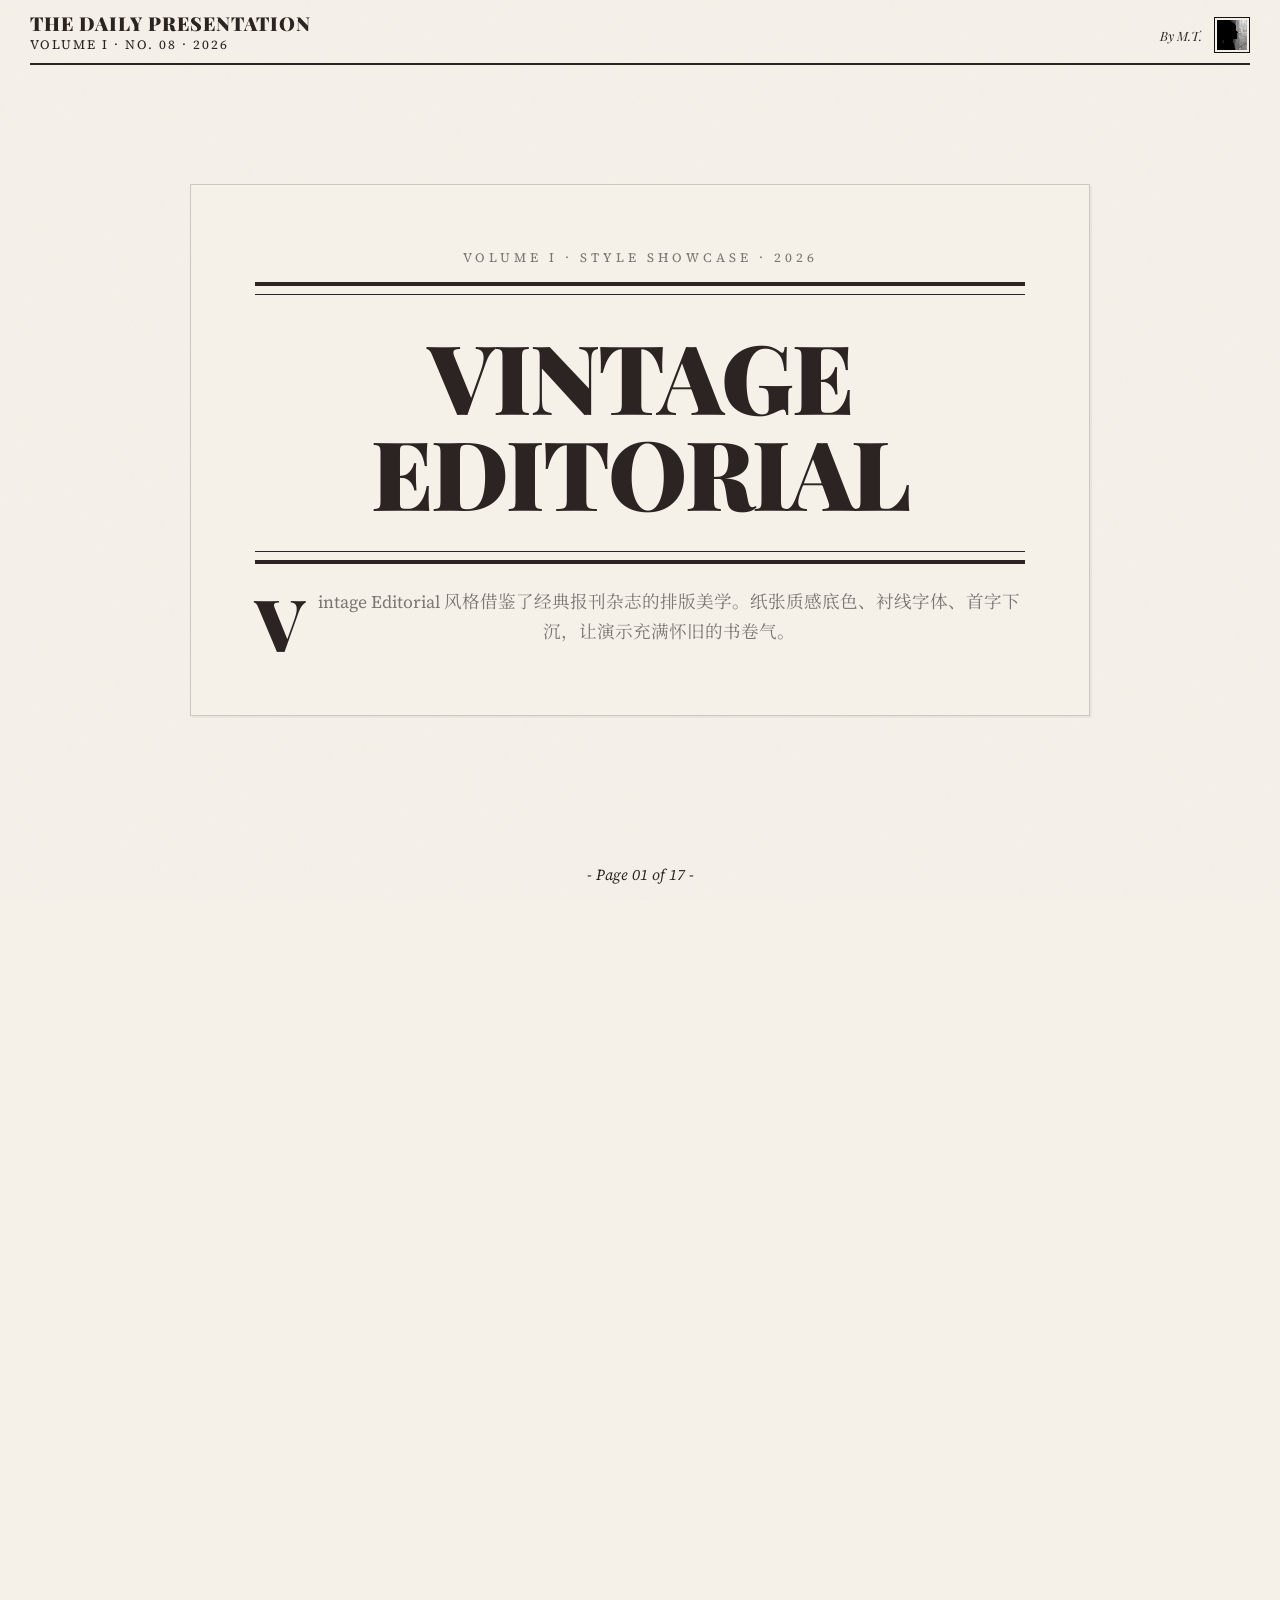
<file: ppt-studio/themes/vintage-editorial.html>
<!DOCTYPE html>
<html lang="zh-CN">
<head>
<meta charset="UTF-8">
<meta name="viewport" content="width=device-width, initial-scale=1.0">
<title>Vintage Editorial PPT Components</title>
<link href="https://fonts.googleapis.com/css2?family=Playfair+Display:ital,wght@0,400;0,700;0,900;1,400;1,700&family=Source+Serif+4:ital,wght@0,300;0,400;0,600;1,400&family=Noto+Serif+SC:wght@300;400;600;900&display=swap" rel="stylesheet">
<style>
*{margin:0;padding:0;box-sizing:border-box}
html,body{height:100%;overflow:hidden!important;background:#f5f0e8;color:#2b2422;font-family:'Source Serif 4','Noto Serif SC',serif;-webkit-font-smoothing:antialiased}

/* Paper Texture */
.slide{width:100vw;height:100vh;display:flex;flex-direction:column;align-items:center;justify-content:center;position:relative;overflow:hidden;z-index:1;background:#f5f0e8}
.slide::before{content:'';position:absolute;inset:0;background-image:url("data:image/svg+xml,%3Csvg viewBox='0 0 256 256' xmlns='http://www.w3.org/2000/svg'%3E%3Cfilter id='n'%3E%3CfeTurbulence type='fractalNoise' baseFrequency='0.8' numOctaves='3' stitchTiles='stitch'/%3E%3C/filter%3E%3Crect width='100%25' height='100%25' filter='url(%23n)' opacity='0.04'/%3E%3C/svg%3E");opacity:.7;pointer-events:none}

:root{--bg:#f5f0e8;--ink:#2b2422;--ink-light:rgba(43,36,34,.6);--ink-lighter:rgba(43,36,34,.2);--accent:#8B4513;--accent-light:rgba(139,69,19,.1)}

h1,h2,h3,.serif{font-family:'Playfair Display','Noto Serif SC',serif}
h1{font-size:clamp(3rem,8vw,6rem);font-weight:900;line-height:1;letter-spacing:-.02em;text-transform:uppercase}
h2{font-size:clamp(1.8rem,4vw,3rem);font-weight:700;letter-spacing:-.01em;margin-bottom:.5rem}
p{font-size:clamp(.9rem,1.4vw,1.1rem);line-height:1.7;color:var(--ink-light)}

.drop-cap{float:left;font-family:'Playfair Display',serif;font-size:4.5rem;line-height:0.8;margin-right:8px;margin-top:6px;color:var(--ink);font-weight:900}

/* Rules / Lines */
.rule-thick{border:none;border-top:4px solid var(--ink);margin:1rem 0;width:100%}
.rule-thin{border:none;border-top:1px solid var(--ink);margin:.5rem 0;width:100%}
.rule-double{border:none;border-top:3px double var(--ink);margin:1rem 0;width:100%}
.rule-dashed{border:none;border-top:1px dashed var(--ink-lighter);margin:1rem 0;width:100%}

.content{max-width:min(90vw,900px);width:100%;z-index:10;position:relative;background:#f5f0e8;padding:2rem 3rem;border:1px solid var(--ink-lighter);box-shadow:2px 2px 0 rgba(43,36,34,.05)}

/* Global Header & Footer (Newspaper Dateline style) */
.progress-bar{position:fixed;top:0;left:0;height:4px;background:var(--ink);z-index:1000;width:0%;transition:width .3s}
.global-header{position:fixed;top:10px;left:30px;right:30px;padding-bottom:10px;border-bottom:2px solid var(--ink);display:flex;justify-content:space-between;align-items:flex-end;z-index:100;pointer-events:none}
.gh-title{font-family:'Playfair Display',serif;font-size:clamp(1rem,1.5vw,1.2rem);font-weight:900;text-transform:uppercase;letter-spacing:1px}
.gh-dateline{font-size:clamp(.7rem,1vw,.8rem);text-transform:uppercase;letter-spacing:2px}
.gh-right{display:flex;align-items:center;gap:12px}
.gh-avatar-wrapper{width:36px;height:36px;border-radius:0;border:1px solid var(--ink);padding:2px;filter:grayscale(100%) contrast(120%)}
.gh-avatar{width:100%;height:100%;object-fit:cover;filter:sepia(50%)}
.gh-author{font-size:clamp(.7rem,1vw,.8rem);font-style:italic;font-family:'Playfair Display',serif}

.global-footer{position:fixed;bottom:15px;left:30px;right:30px;display:flex;justify-content:center;z-index:100;pointer-events:none}
.page-number-pill{font-family:'Source Serif 4',serif;font-size:clamp(.9rem,1.2vw,1rem);font-style:italic}
.page-number-pill::before{content:'- '}
.page-number-pill::after{content:' -'}

/* Columns */
.col-2{display:column;column-count:2;column-gap:40px;column-rule:1px solid var(--ink-lighter)}
.col-3{display:column;column-count:3;column-gap:30px;column-rule:1px solid var(--ink-lighter)}

/* Specific Components */
.type-cover .content{text-align:center;padding:4rem}
.dateline-sub{font-size:.8rem;text-transform:uppercase;letter-spacing:4px;color:var(--ink-light);margin-bottom:1rem}

.type-title .content{text-align:center;padding:5rem 2rem}
.title-deco{font-size:2rem;color:var(--ink-lighter);margin:1rem 0}

.type-message .msg-pull{font-family:'Playfair Display',serif;font-size:clamp(1.8rem,3vw,2.5rem);font-style:italic;line-height:1.4;text-align:center;padding:2rem 0;border-top:1px solid var(--ink);border-bottom:1px solid var(--ink);margin:2rem 0}

.type-question .q-mark{font-family:'Playfair Display',serif;font-size:10rem;line-height:0.8;float:left;margin-right:20px;color:var(--ink)}

.type-split .split-wrap{display:flex;gap:40px}
.split-main{flex:2}
.split-side{flex:1;border-left:1px solid var(--ink-lighter);padding-left:40px}

/* Stats as Index/Ledger */
.ledger{width:100%;border-collapse:collapse;margin-top:2rem;font-family:'Source Serif 4',serif}
.ledger td{padding:1rem 0;border-bottom:1px dotted var(--ink-lighter);font-size:1.1rem}
.ledger td:last-child{text-align:right;font-family:'Playfair Display',serif;font-size:2rem;font-weight:700}

/* Grid as Articles */
.grid-2x2{display:grid;grid-template-columns:1fr 1fr;gap:40px;margin-top:1rem}
.article h3{font-family:'Playfair Display',serif;font-size:1.3rem;margin-bottom:.5rem;text-transform:uppercase}
.article p{text-align:justify}

/* Terminal as Typewriter */
.typewriter{background:#e8e0d0;padding:3rem;font-family:'Courier New',Courier,monospace;font-size:1rem;color:#1a1a1a;border:1px solid #d0c8b8;box-shadow:inset 0 0 20px rgba(0,0,0,.05);position:relative;margin-top:1rem}
.typewriter::before{content:'TELEGRAPH RECEIVER';position:absolute;top:10px;left:10px;font-family:sans-serif;font-size:10px;letter-spacing:1px;color:var(--ink-lighter)}
.typewriter p{font-family:inherit;color:inherit;font-size:inherit;line-height:1.5}

/* Comparison */
.comp-wrap{display:flex;gap:40px;margin-top:1rem}
.comp-col{flex:1;text-align:justify}
.comp-col h3{text-align:center;font-size:1.5rem;font-style:italic;margin-bottom:1rem;border-bottom:1px solid var(--ink);padding-bottom:.5rem}

/* Flow */
.flow-wrap{display:flex;flex-direction:column;gap:2rem;margin-top:2rem}
.flow-step{display:flex;align-items:center;gap:30px}
.flow-num{font-family:'Playfair Display',serif;font-size:2.5rem;font-style:italic;color:var(--ink-lighter)}
.flow-text{flex:1}

/* Timeline */
.chronicle{border-left:2px solid var(--ink);padding-left:30px;margin-top:2rem;margin-left:20px}
.ch-item{position:relative;margin-bottom:2.5rem}
.ch-date{position:absolute;left:-100px;top:2px;font-family:'Playfair Display',serif;font-weight:700;font-size:1.1rem}
.ch-item::before{content:'';position:absolute;left:-35px;top:10px;width:8px;height:8px;background:var(--bg);border:2px solid var(--ink);border-radius:50%}

/* Quote */
.quote-box{padding:2rem 4rem;text-align:center}
.quote-text{font-family:'Playfair Display',serif;font-size:2rem;font-style:italic;line-height:1.5}
.quote-author{margin-top:1.5rem;text-transform:uppercase;letter-spacing:2px;font-size:.8rem}

/* Image Text */
.img-editorial{width:100%;height:300px;background:var(--ink-lighter);margin-bottom:1.5rem;display:flex;align-items:center;justify-content:center;font-family:'Playfair Display',serif;font-style:italic;color:var(--bg);filter:sepia(80%) grayscale(100%)}
.caption{font-size:.7rem;text-transform:uppercase;letter-spacing:1px;text-align:right;margin-bottom:1rem;border-bottom:1px solid var(--ink-lighter);padding-bottom:.5rem}

/* List */
.roman-list{list-style:none;margin-top:1rem}
.roman-list li{display:flex;gap:20px;margin-bottom:1.5rem}
.roman-num{font-family:'Playfair Display',serif;font-size:1.5rem;font-weight:700;min-width:40px}

/* Team */
.team-wrap{display:flex;justify-content:space-around;margin-top:2rem}
.t-member{text-align:center;width:200px}
.t-portrait{width:140px;height:180px;border:1px solid var(--ink);margin:0 auto 1rem;padding:4px;background:#fff}
.t-inner{width:100%;height:100%;background:var(--ink-lighter);display:flex;align-items:center;justify-content:center;font-family:'Playfair Display',serif;font-size:3rem;color:var(--bg)}
.t-member h3{text-transform:uppercase;letter-spacing:1px;font-size:1rem;margin-bottom:.3rem}

/* Gallery */
.gal-wrap{display:grid;grid-template-columns:repeat(3,1fr);gap:20px;margin-top:2rem}
.g-photo{aspect-ratio:3/4;border:1px solid var(--ink);padding:6px;background:#fff}
.g-inner{width:100%;height:100%;background:var(--ink-lighter);display:flex;align-items:center;justify-content:center;font-family:'Playfair Display',serif;color:var(--bg)}

.end-flourish{font-size:4rem;color:var(--ink);margin-bottom:1rem}
</style>
</head>

<body>
<div class="progress-bar" id="progressBar"></div>
<div class="global-header">
<div class="gh-left">
  <div class="gh-title">The Daily Presentation</div>
  <div class="gh-dateline">Volume I · No. 08 · 2026</div>
</div>
<div class="gh-right">
<span class="gh-author">By M.T.</span>
<div class="gh-avatar-wrapper">
                <img src="[data-uri]" alt="Avatar" class="gh-avatar">
            </div>
</div>
</div>
<div class="global-footer">
<div class="page-number-pill">Page <span id="currentPage">01</span> of <span id="totalPages">17</span></div>
</div>
<div id="slides-wrapper" style="transition:transform .7s cubic-bezier(.65,0,.35,1);height:100vh;width:100vw;">
<!-- SLIDES_START -->
<!-- 1. Cover -->
<section class="slide type-cover">
<div class="content">
<div class="dateline-sub">Volume I · Style Showcase · 2026</div>
<hr class="rule-thick">
<hr class="rule-thin" style="margin-top:-8px;margin-bottom:2rem;">
<h1>Vintage<br>Editorial</h1>
<hr class="rule-thin" style="margin-top:2rem;margin-bottom:-8px;">
<hr class="rule-thick">
<p style="margin-top:1.5rem;"><span class="drop-cap">V</span>intage Editorial 风格借鉴了经典报刊杂志的排版美学。纸张质感底色、衬线字体、首字下沉，让演示充满怀旧的书卷气。</p>
</div>
</section>

<!-- 2. Title -->
<section class="slide type-title">
<div class="content">
<div class="dateline-sub">SECTION I</div>
<h2>排版的美学</h2>
<div class="title-deco">❧</div>
<p>探讨文字、间距与留白在古典版面中的力量。</p>
</div>
</section>

<!-- 3. Message -->
<section class="slide type-message">
<div class="content">
<div class="dateline-sub" style="text-align:center;">THE PULL QUOTE</div>
<div class="msg-pull">
“好的排版如同一面透明的酒杯，<br>不应该喧宾夺主，而是让内容本身散发醇香。”
</div>
<p style="text-align:center;">此组件用于在长文中提炼并强调核心金句，吸引读者眼球。</p>
</div>
</section>

<!-- 4. Question -->
<section class="slide type-question">
<div class="content">
<div class="q-mark">?</div>
<div style="padding-top:10px;">
<h2>为何选择复古风？</h2>
<hr class="rule-dashed">
<p>在数字时代，人们对物理质感的渴望愈发强烈。粗糙的纸张纹理、铅字印刷的边缘感，都能唤起一种关于专注与时间的浪漫想象。</p>
</div>
</div>
</section>

<!-- 5. Split -->
<section class="slide type-split">
<div class="content">
<div class="dateline-sub">ANALYSIS</div>
<div class="split-wrap">
<div class="split-main">
<h2>经典双栏布局</h2>
<p><span class="drop-cap">C</span>olumnar layout，即多栏排版，是报纸时代的伟大发明。它有效地缩短了单行阅读长度，使得眼睛不易疲劳。</p>
<p style="margin-top:1rem;">左侧区域通常用于长文叙事，而右侧狭长的边栏则用于放置补充信息、小标题或索引。</p>
</div>
<div class="split-side">
<h3 style="font-family:'Playfair Display',serif;margin-bottom:.5rem;">边栏索引</h3>
<p style="font-size:.85rem;">· 衬线体的历史<br>· 网格系统的建立<br>· 现代主义的冲击</p>
</div>
</div>
</div>
</section>

<!-- 6. Stats (Ledger) -->
<section class="slide type-stats">
<div class="content">
<div class="dateline-sub">THE LEDGER</div>
<h2>核心数据账本</h2>
<hr class="rule-thick">
<table class="ledger">
<tr><td>出版发行量 (Copies)</td><td>10,000</td></tr>
<tr><td>读者覆盖面 (Readership)</td><td>99%</td></tr>
<tr><td>排版效率提升 (Efficiency)</td><td>3X</td></tr>
</table>
</div>
</section>

<!-- 7. Card Grid (Articles) -->
<section class="slide type-card-grid">
<div class="content">
<div class="dateline-sub">FEATURES</div>
<h2>核心排版特征</h2>
<hr class="rule-thick">
<div class="grid-2x2">
<div class="article">
<h3>首字下沉</h3>
<p>Drop Cap 引导读者进入正文，是古典排版中最具标志性的装饰手法。</p>
</div>
<div class="article">
<h3>横向分割</h3>
<p>大量使用不同粗细的水平线，划分信息层级，维持版面秩序。</p>
</div>
<div class="article">
<h3>衬线搭配</h3>
<p>标题与正文采用不同特征的衬线字体，形成微妙的张力。</p>
</div>
<div class="article">
<h3>纸张质感</h3>
<p>背景融入极淡的噪点纹理，模拟纸张的物理纤维感。</p>
</div>
</div>
</div>
</section>

<!-- 8. Terminal (Typewriter) -->
<section class="slide type-terminal">
<div class="content">
<div class="dateline-sub">TRANSCRIPT</div>
<h2>打字机电报</h2>
<p>用于呈现原始代码、日志或未加修饰的文本片段。</p>
<div class="typewriter">
<p>STOP.<br>
AWAITING FURTHER INSTRUCTIONS.<br>
<br>
> RUNNING DIAGNOSTICS... OK.<br>
> ESTABLISHING CONNECTION... SUCCESS.<br>
<br>
MESSAGE RECEIVED AT 14:00 HOURS.<br>
END OF TRANSMISSION.</p>
</div>
</div>
</section>

<!-- 9. Comparison -->
<section class="slide type-comparison">
<div class="content">
<div class="dateline-sub">PRO & CON</div>
<h2>新旧方案对比</h2>
<hr class="rule-thick">
<div class="comp-wrap">
<div class="comp-col">
<h3>传统方案</h3>
<p>采用老式的层级结构，维护成本高昂。虽然在短期内解决了问题，但随着系统复杂度的增加，逐渐显得笨重且难以扩展。信息孤岛现象严重。</p>
</div>
<div style="border-left:1px solid var(--ink-lighter);"></div>
<div class="comp-col">
<h3>创新方案</h3>
<p>引入了模块化的思维，如同活字印刷一般，所有组件皆可独立拆卸与重组。不仅提高了响应速度，更在根本上解决了长期迭代的技术债务。</p>
</div>
</div>
</div>
</section>

<!-- 10. Flow -->
<section class="slide type-flow">
<div class="content">
<div class="dateline-sub">PROCESS</div>
<h2>印刷工序流程</h2>
<div class="flow-wrap">
<div class="flow-step">
<div class="flow-num">I.</div>
<div class="flow-text">
<h3 style="font-family:'Playfair Display',serif;">拣字与排版</h3>
<p>根据文稿从铅字架上挑选字模并排入印版。</p>
</div>
</div>
<div class="flow-step">
<div class="flow-num">II.</div>
<div class="flow-text">
<h3 style="font-family:'Playfair Display',serif;">打样与校对</h3>
<p>印出初步样稿，进行严格的文字与版式校对。</p>
</div>
</div>
<div class="flow-step">
<div class="flow-num">III.</div>
<div class="flow-text">
<h3 style="font-family:'Playfair Display',serif;">上机印刷</h3>
<p>施加极具质感的油墨，压制于优质纸张之上。</p>
</div>
</div>
</div>
</div>
</section>

<!-- 11. Timeline (Chronicle) -->
<section class="slide type-timeline">
<div class="content">
<div class="dateline-sub">CHRONICLE</div>
<h2>百年大事纪</h2>
<div class="chronicle">
<div class="ch-item">
<div class="ch-date">1890</div>
<div class="ch-text">
<h3 style="font-family:'Playfair Display',serif;margin-bottom:.3rem;">创刊号发行</h3>
<p>确立了以衬线体和多栏布局为主的核心视觉风格。</p>
</div>
</div>
<div class="ch-item">
<div class="ch-date">1950</div>
<div class="ch-text">
<h3 style="font-family:'Playfair Display',serif;margin-bottom:.3rem;">引入摄影技术</h3>
<p>手工插画逐渐被高保真的黑白新闻摄影所取代。</p>
</div>
</div>
<div class="ch-item">
<div class="ch-date">2026</div>
<div class="ch-text">
<h3 style="font-family:'Playfair Display',serif;margin-bottom:.3rem;">数字化复兴</h3>
<p>在屏幕上完美复刻了油墨与纸张的物理质感。</p>
</div>
</div>
</div>
</div>
</section>

<!-- 12. Quote -->
<section class="slide type-quote">
<div class="content">
<div class="quote-box">
<div class="quote-text">
“排版是让不可见的思想，<br>穿上可见的得体外衣。”
</div>
<div class="quote-author">—— Beatrice Warde</div>
</div>
</div>
</section>

<!-- 13. Image Text (Editorial) -->
<section class="slide type-image-text">
<div class="content">
<div class="dateline-sub">FEATURED STORY</div>
<div class="img-editorial">FIG. 1 - HISTORICAL ARCHIVE</div>
<div class="caption">Image Source: New York Public Library</div>
<div class="col-2">
<p><span class="drop-cap">T</span>he photograph above captures a pivotal moment. 左图放置历史档案照片或产品复古特写，下方以双栏形式排布深入的评论性文字。这种图文混排方式是经典杂志深度报道的标准范式，显得克制且极具权威感。</p>
</div>
</div>
</section>

<!-- 14. List (Roman) -->
<section class="slide type-list">
<div class="content">
<div class="dateline-sub">MANIFESTO</div>
<h2>排版准则宣言</h2>
<hr class="rule-thin">
<ul class="roman-list">
<li>
<div class="roman-num">I.</div>
<div>
<h3 style="font-family:'Playfair Display',serif;">尊重字体的骨骼</h3>
<p>不随意拉伸或挤压文字，保持其原有的韵律。</p>
</div>
</li>
<li>
<div class="roman-num">II.</div>
<div>
<h3 style="font-family:'Playfair Display',serif;">留白即是结构</h3>
<p>页面上的空白并非多余，而是支撑内容的隐形框架。</p>
</div>
</li>
<li>
<div class="roman-num">III.</div>
<div>
<h3 style="font-family:'Playfair Display',serif;">追求永恒而非流行</h3>
<p>摒弃过度装饰，回归信息传递的本质与纯粹。</p>
</div>
</li>
</ul>
</div>
</section>

<!-- 15. Team (Portraits) -->
<section class="slide type-team">
<div class="content">
<div class="dateline-sub" style="text-align:center;">THE AUTHORS</div>
<h2 style="text-align:center;">特约撰稿人</h2>
<hr class="rule-thin" style="width:200px;margin:1rem auto;">
<div class="team-wrap">
<div class="t-member">
<div class="t-portrait"><div class="t-inner">A</div></div>
<h3>Author A</h3>
<p style="font-size:.8rem;font-style:italic;">Chief Editor</p>
</div>
<div class="t-member">
<div class="t-portrait"><div class="t-inner">B</div></div>
<h3>Author B</h3>
<p style="font-size:.8rem;font-style:italic;">Art Director</p>
</div>
</div>
</div>
</section>

<!-- 16. Gallery -->
<section class="slide type-gallery">
<div class="content">
<div class="dateline-sub">ARCHIVES</div>
<h2>历史图集</h2>
<hr class="rule-thick">
<div class="gal-wrap">
<div class="g-photo"><div class="g-inner">1</div></div>
<div class="g-photo"><div class="g-inner">2</div></div>
<div class="g-photo"><div class="g-inner">3</div></div>
</div>
</div>
</section>

<!-- 17. End -->
<section class="slide type-end">
<div class="content" style="text-align:center;">
<div class="end-flourish">❦</div>
<h1>The End</h1>
<hr class="rule-thin" style="width:100px;margin:1rem auto;">
<p style="text-transform:uppercase;letter-spacing:2px;font-size:.8rem;">Thank you for reading</p>
</div>
</section>
<!-- SLIDES_END -->

</div>
<script>
        // Presentation Logic
        const slides = document.querySelectorAll('.slide');
        const progressBar = document.getElementById('progressBar');
                let currentSlideIndex = 0;

        // Setup page numbers
        const currentPageEl = document.getElementById('currentPage');
        const totalPagesEl = document.getElementById('totalPages');
        totalPagesEl.textContent = String(slides.length).padStart(2, '0');

        
        
        let isScrolling = false;
        const slidesWrapper = document.getElementById('slides-wrapper');

        function updateProgress(index) {
            const progress = (index / (slides.length - 1)) * 100;
            progressBar.style.width = progress + '%';
            currentPageEl.textContent = String(index + 1).padStart(2, '0');
            currentSlideIndex = index;
        }

        function scrollToSlide(index) {
            if (index >= 0 && index < slides.length) {
                isScrolling = true;
                
                // Use transform for precise, smooth full-page flip
                slidesWrapper.style.transform = `translateY(-${index * 100}vh)`;
                
                updateProgress(index);
                
                // Release scroll lock after transition duration (600ms + 100ms buffer)
                setTimeout(() => {
                    isScrolling = false;
                }, 700);
            }
        }

        // Mouse wheel precise scroll
        window.addEventListener('wheel', (e) => {
            if (isScrolling) return;
            
            // Allow small movements to not trigger
            if (Math.abs(e.deltaY) > 20) {
                if (e.deltaY > 0) {
                    scrollToSlide(currentSlideIndex + 1);
                } else {
                    scrollToSlide(currentSlideIndex - 1);
                }
            }
        }, { passive: true });

        // Touch swipe precise scroll
        let touchStartY = 0;
        let touchEndY = 0;
        
        window.addEventListener('touchstart', (e) => {
            touchStartY = e.changedTouches[0].screenY;
        }, { passive: true });
        
        window.addEventListener('touchend', (e) => {
            touchEndY = e.changedTouches[0].screenY;
            handleSwipe();
        }, { passive: true });
        
        function handleSwipe() {
            if (isScrolling) return;
            const threshold = 50;
            if (touchStartY - touchEndY > threshold) {
                scrollToSlide(currentSlideIndex + 1);
            } else if (touchEndY - touchStartY > threshold) {
                scrollToSlide(currentSlideIndex - 1);
            }
        }

        // Keyboard navigation
        document.addEventListener('keydown', (e) => {
            if (e.key === 'ArrowDown' || e.key === 'ArrowRight' || e.key === 'PageDown' || e.key === ' ') {
                e.preventDefault();
                scrollToSlide(currentSlideIndex + 1);
            } else if (e.key === 'ArrowUp' || e.key === 'ArrowLeft' || e.key === 'PageUp') {
                e.preventDefault();
                scrollToSlide(currentSlideIndex - 1);
            } else if (e.key === 'Home') {
                e.preventDefault();
                scrollToSlide(0);
            } else if (e.key === 'End') {
                e.preventDefault();
                scrollToSlide(slides.length - 1);
            }
        });
    </script>
</body>
</html>
</file>
